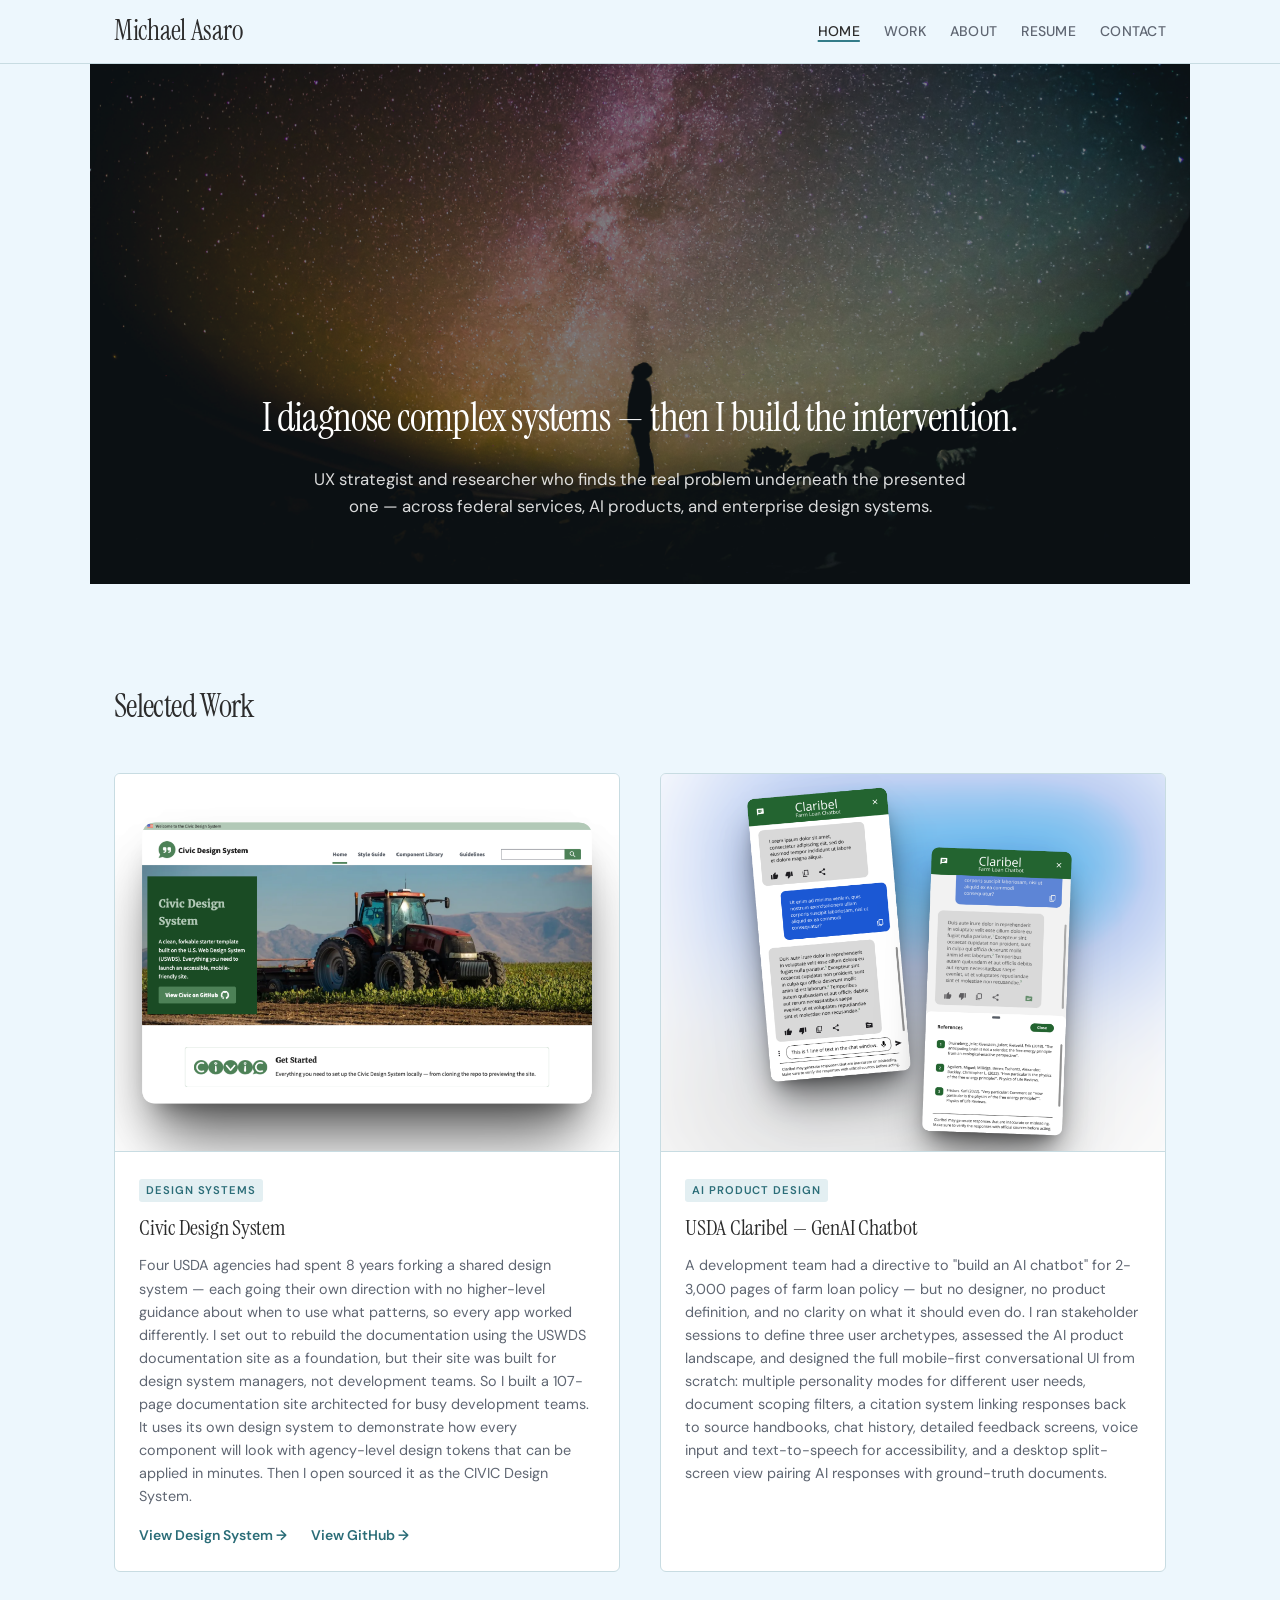
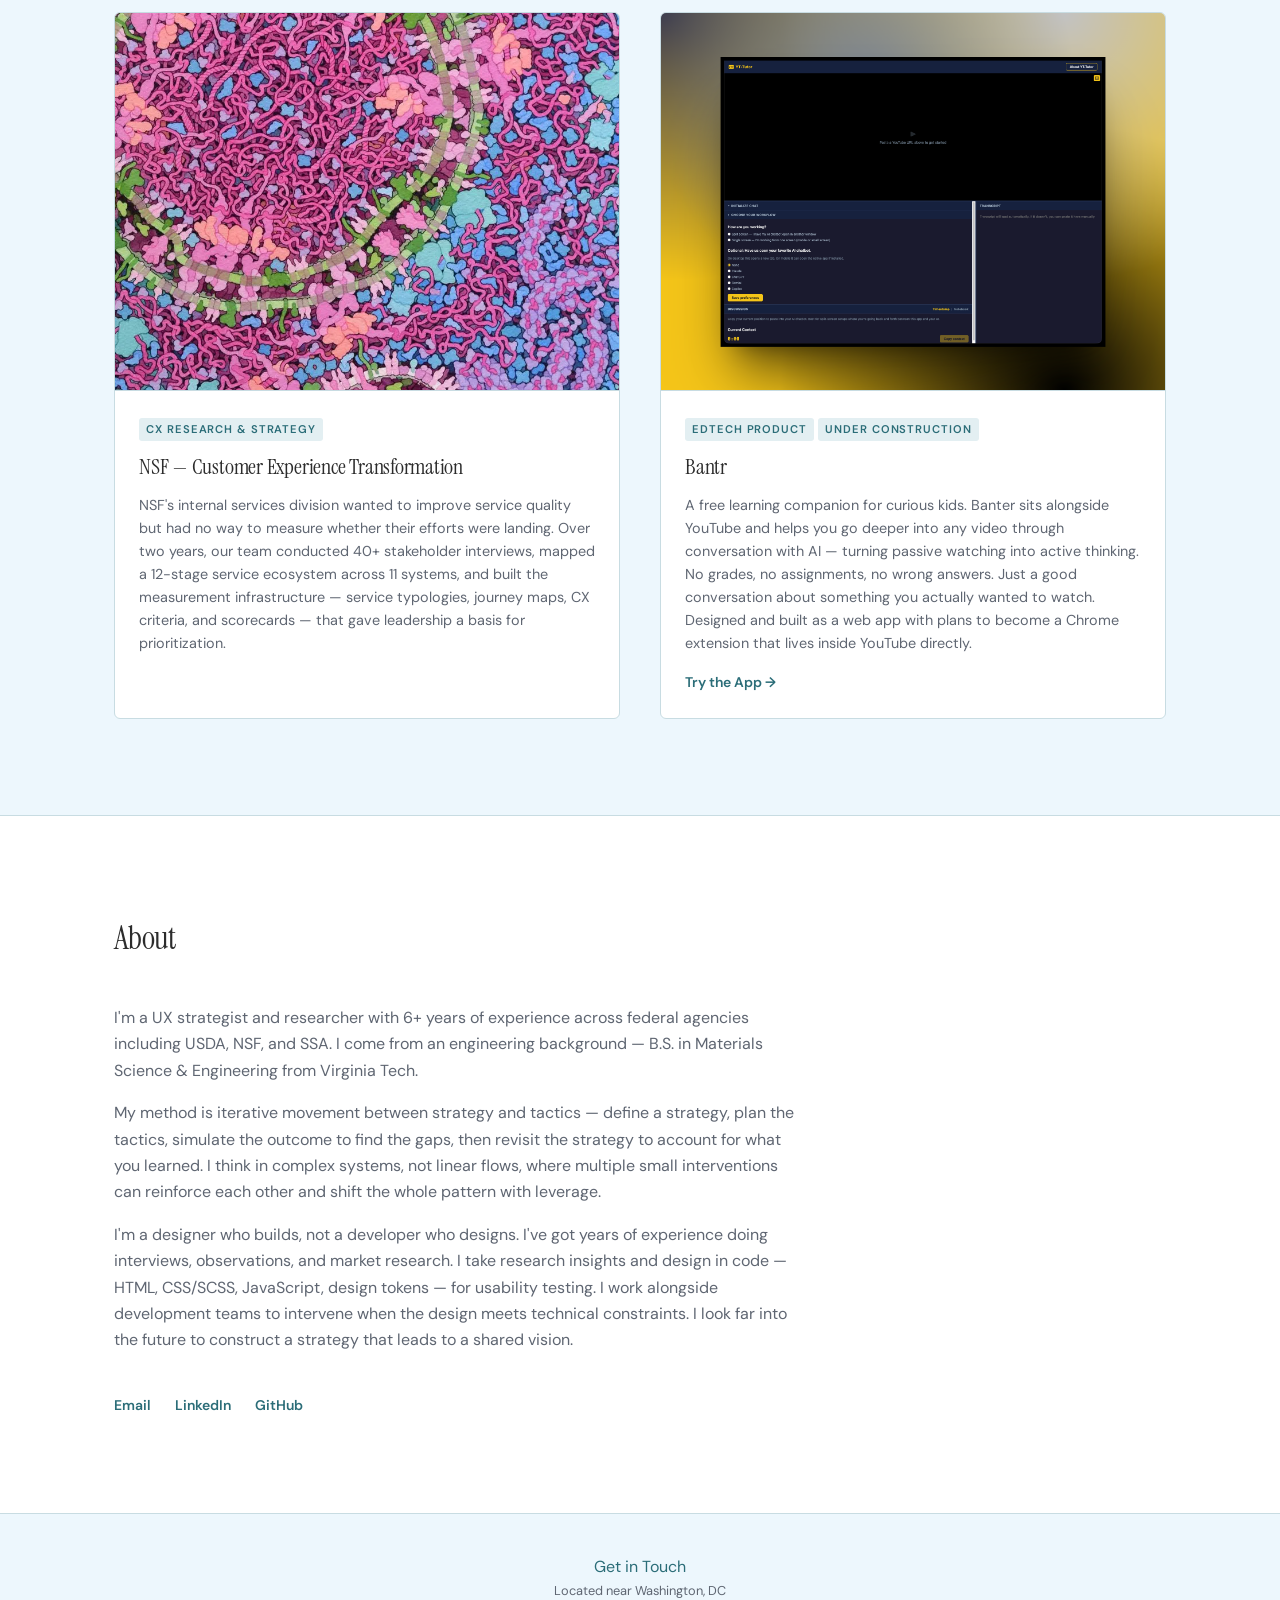
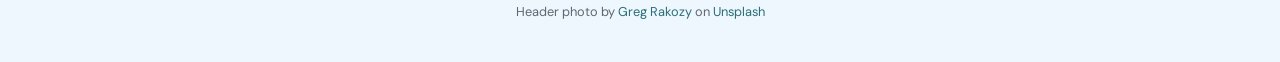
<file: index.html>
<!DOCTYPE html>
<html lang="en">
<head>
  <meta charset="UTF-8">
  <meta name="viewport" content="width=device-width, initial-scale=1.0">
  <title>Michael Asaro — UX Strategist &amp; Researcher</title>
  <link rel="icon" href="favicon.svg" type="image/svg+xml">
  <link rel="stylesheet" href="styles.css">
  <link rel="preconnect" href="https://fonts.googleapis.com">
  <link rel="preconnect" href="https://fonts.gstatic.com" crossorigin>
  <link href="https://fonts.googleapis.com/css2?family=DM+Sans:ital,wght@0,400;0,500;0,600;0,700;1,400&family=Instrument+Serif:ital@0;1&display=swap" rel="stylesheet">

<!-- Microsoft Clarity -->
  <script type="text/javascript">
    (function(c,l,a,r,i,t,y){
        c[a]=c[a]||function(){(c[a].q=c[a].q||[]).push(arguments)};
        t=l.createElement(r);t.async=1;t.src="https://www.clarity.ms/tag/"+i;
        y=l.getElementsByTagName(r)[0];y.parentNode.insertBefore(t,y);
    })(window, document, "clarity", "script", "vq26zaa7ze");
  </script>

  <!-- PostHog -->
  <script>
    !function(t,e){var o,n,p,r;e.__SV||(window.posthog&&window.posthog.__loaded)||(window.posthog=e,e._i=[],e.init=function(i,s,a){function g(t,e){var o=e.split(".");2==o.length&&(t=t[o[0]],e=o[1]),t[e]=function(){t.push([e].concat(Array.prototype.slice.call(arguments,0)))}}(p=t.createElement("script")).type="text/javascript",p.crossOrigin="anonymous",p.async=!0,p.src=s.api_host.replace(".i.posthog.com","-assets.i.posthog.com")+"/static/array.js",(r=t.getElementsByTagName("script")[0]).parentNode.insertBefore(p,r);var u=e;for(void 0!==a?u=e[a]=[]:a="posthog",u.people=u.people||[],u.toString=function(t){var e="posthog";return"posthog"!==a&&(e+="."+a),t||(e+=" (stub)"),e},u.people.toString=function(){return u.toString(1)+".people (stub)"},o="init ir nr qi rr ar Ze er capture calculateEventProperties dr register register_once register_for_session unregister unregister_for_session getFeatureFlag getFeatureFlagPayload getFeatureFlagResult isFeatureEnabled reloadFeatureFlags updateFlags updateEarlyAccessFeatureEnrollment getEarlyAccessFeatures on onFeatureFlags onSurveysLoaded onSessionId getSurveys getActiveMatchingSurveys renderSurvey displaySurvey cancelPendingSurvey canRenderSurvey canRenderSurveyAsync identify setPersonProperties group resetGroups setPersonPropertiesForFlags resetPersonPropertiesForFlags setGroupPropertiesForFlags resetGroupPropertiesForFlags reset get_distinct_id getGroups get_session_id get_session_replay_url alias set_config startSessionRecording stopSessionRecording sessionRecordingStarted captureException startExceptionAutocapture stopExceptionAutocapture loadToolbar get_property getSessionProperty cr hr createPersonProfile setInternalOrTestUser pr Xe gr opt_in_capturing opt_out_capturing has_opted_in_capturing has_opted_out_capturing get_explicit_consent_status is_capturing clear_opt_in_out_capturing lr debug At vr getPageViewId captureTraceFeedback captureTraceMetric Je".split(" "),n=0;n<o.length;n++)g(u,o[n]);e._i.push([i,s,a])},e.__SV=1)}(document,window.posthog||[]);
    posthog.init('phc_r5H4GrjQHveSs2ZsA1WZOOLjIdOjCg2QmKeXWUNGjbG', {
        api_host: 'https://us.i.posthog.com',
        defaults: '2026-01-30',
        person_profiles: 'identified_only',
    })
  </script>
</head>
<body>

  <a href="#main-content" class="skip-link">Skip to main content</a>

  <!-- Navigation -->
  <nav class="site-nav" aria-label="Main navigation">
    <div class="nav-inner">
      <a href="/" class="nav-logo">Michael Asaro</a>
      <ul class="nav-links">
        <li><a href="index.html" data-section="home">Home</a></li>
        <li><a href="#work" data-section="work">Work</a></li>
        <li><a href="#about" data-section="about">About</a></li>
        <li><a href="resume.html">Resume</a></li>
        <li><a href="contact.html">Contact</a></li>
      </ul>
    </div>
  </nav>

  <!-- Hero -->
  <header class="hero">
    <div class="hero-overlay"></div>
    <div class="hero-content">
      <h1 class="hero-title">I diagnose complex systems — then I build the intervention.</h1>
      <p class="hero-subtitle">UX strategist and researcher who finds the real problem underneath the presented one — across federal services, AI products, and enterprise design systems.</p>
    </div>
  </header>

  <main id="main-content">

  <!-- Work Section -->
  <section id="work" class="work-section">
    <h2 class="section-heading">Selected Work</h2>
    <div class="card-grid">

      <!-- Card 1: Civic Design System -->
      <article class="project-card" data-href="civic-design-system.html">
        <div class="card-image">
          <img src="civic-design-system/thumbnail.png" alt="Screenshot of the Civic Design System documentation site">
        </div>
        <div class="card-content">
          <span class="card-tag">Design Systems</span>
          <h3 class="card-title">Civic Design System</h3>
<p class="card-description">Four USDA agencies had spent 8 years forking a shared design system — each going their own direction with no higher-level guidance about when to use what patterns, so every app worked differently. I set out to rebuild the documentation using the USWDS documentation site as a foundation, but their site was built for design system managers, not development teams. So I built a 107-page documentation site architected for busy development teams. It uses its own design system to demonstrate how every component will look with agency-level design tokens that can be applied in minutes. Then I open sourced it as the CIVIC Design System.</p>
        <div class="card-links">
            <a href="https://michaelasaro.github.io/civic-guide/" class="card-link" target="_blank" rel="noopener">View Design System →<span class="sr-only"> (opens in new tab)</span></a>
            <a href="https://github.com/michaelasaro/civic-guide" class="card-link" target="_blank" rel="noopener">View GitHub →<span class="sr-only"> (opens in new tab)</span></a>
          </div>
        </div>
      </article>

      <!-- Card 2: USDA GenAI Chatbot -->
      <article class="project-card" data-href="claribel-chatbot.html">
        <div class="card-image">
          <img src="claribel-chatbot/thumbnail.png" alt="Figma mockups of the USDA Claribel chatbot interface">
        </div>
        <div class="card-content">
          <span class="card-tag">AI Product Design</span>
          <h3 class="card-title">USDA Claribel — GenAI Chatbot</h3>
<p class="card-description">A development team had a directive to "build an AI chatbot" for 2-3,000 pages of farm loan policy — but no designer, no product definition, and no clarity on what it should even do. I ran stakeholder sessions to define three user archetypes, assessed the AI product landscape, and designed the full mobile-first conversational UI from scratch: multiple personality modes for different user needs, document scoping filters, a citation system linking responses back to source handbooks, chat history, detailed feedback screens, voice input and text-to-speech for accessibility, and a desktop split-screen view pairing AI responses with ground-truth documents.</p>
        </div>
      </article>

      <!-- Card 3: NSF CX Research -->
      <article class="project-card" data-href="nsf-cx-research.html">
        <div class="card-image">
          <img src="nsf-cx-research/thumbnail.png" alt="Service ecosystem visualization from NSF customer experience research">
        </div>
        <div class="card-content">
          <span class="card-tag">CX Research &amp; Strategy</span>
          <h3 class="card-title">NSF — Customer Experience Transformation</h3>
          <p class="card-description">NSF's internal services division wanted to improve service quality but had no way to measure whether their efforts were landing. Over two years, our team conducted 40+ stakeholder interviews, mapped a 12-stage service ecosystem across 11 systems, and built the measurement infrastructure — service typologies, journey maps, CX criteria, and scorecards — that gave leadership a basis for prioritization.</p>
        </div>
      </article>

      <!-- Card 4: Bantr -->
      <article class="project-card" data-href="bantr.html">
        <div class="card-image">
          <img src="bantr/thumbnail.png" alt="Screenshot of the Bantr educational application">
        </div>
        <div class="card-content">
          <span class="card-tag">EdTech Product</span> <span class="card-tag">Under Construction</span>
          <h3 class="card-title">Bantr</h3>
<p class="card-description">A free learning companion for curious kids. Banter sits alongside YouTube and helps you go deeper into any video through conversation with AI — turning passive watching into active thinking. No grades, no assignments, no wrong answers. Just a good conversation about something you actually wanted to watch. Designed and built as a web app with plans to become a Chrome extension that lives inside YouTube directly.</p>          <div class="card-links">
            <a href="https://Bantr.up.railway.app/" class="card-link" target="_blank" rel="noopener">Try the App →<span class="sr-only"> (opens in new tab)</span></a>
          </div>
        </div>
      </article>

    </div>
  </section>

  <!-- About Section -->
  <section id="about" class="about-section">
    <div class="about-inner">
      <h2 class="section-heading">About</h2>
      <div class="about-content">
        <p>I'm a UX strategist and researcher with 6+ years of experience across federal agencies including USDA, NSF, and SSA. I come from an engineering background — B.S. in Materials Science &amp; Engineering from Virginia Tech.</p> 
        <p>My method is iterative movement between strategy and tactics — define a strategy, plan the tactics, simulate the outcome to find the gaps, then revisit the strategy to account for what you learned. I think in complex systems, not linear flows, where multiple small interventions can reinforce each other and shift the whole pattern with leverage.</p>
        <p>I'm a designer who builds, not a developer who designs. I've got years of experience doing interviews, observations, and market research. I take research insights and design in code — HTML, CSS/SCSS, JavaScript, design tokens — for usability testing. I work alongside development teams to intervene when the design meets technical constraints. I look far into the future to construct a strategy that leads to a shared vision.</p>
      </div>
      <div class="about-links">
        <a href="mailto:michael@alamode.io">Email</a>
        <a href="https://www.linkedin.com/in/alamode" target="_blank" rel="noopener">LinkedIn<span class="sr-only"> (opens in new tab)</span></a>
        <a href="https://github.com/michaelasaro" target="_blank" rel="noopener">GitHub<span class="sr-only"> (opens in new tab)</span></a>
      </div>
    </div>
  </section>

  </main>

  <!-- Footer -->
  <footer class="site-footer">
    <a href="contact.html">Get in Touch</a>
    <p>Located near Washington, DC</p>
    <p>Header photo by <a href="https://unsplash.com/@grakozy?utm_source=unsplash&utm_medium=referral&utm_content=creditCopyText" target="_blank" rel="noopener">Greg Rakozy<span class="sr-only"> (opens in new tab)</span></a> on <a href="https://unsplash.com/photos/silhouette-photography-of-person-oMpAz-DN-9I?utm_source=unsplash&utm_medium=referral&utm_content=creditCopyText" target="_blank" rel="noopener">Unsplash<span class="sr-only"> (opens in new tab)</span></a></p>
  </footer>

  <script>
    (function () {
      const sections = [
        { id: 'about', el: document.getElementById('about') },
        { id: 'work', el: document.getElementById('work') }
      ];
      const navLinks = document.querySelectorAll('.nav-links a[data-section]');
      const offset = 120;

      function update() {
        let active = 'home';
        const atBottom = (window.innerHeight + window.scrollY) >= (document.body.scrollHeight - 50);
        if (atBottom) {
          active = 'about';
        } else {
          for (const s of sections) {
            if (s.el && s.el.getBoundingClientRect().top <= offset) {
              active = s.id;
            }
          }
        }
        navLinks.forEach(link => {
          const isActive = link.dataset.section === active;
          link.classList.toggle('active', isActive);
          if (isActive) link.setAttribute('aria-current', 'true');
          else link.removeAttribute('aria-current');
        });
      }

      window.addEventListener('scroll', update, { passive: true });
      update();
    })();

    // Clickable project cards
    document.querySelectorAll('.project-card[data-href]').forEach(function (card) {
      card.addEventListener('click', function (e) {
        if (e.target.closest('a')) return;
        window.location.href = card.dataset.href;
      });
    });
  </script>

</body>
</html>
</file>
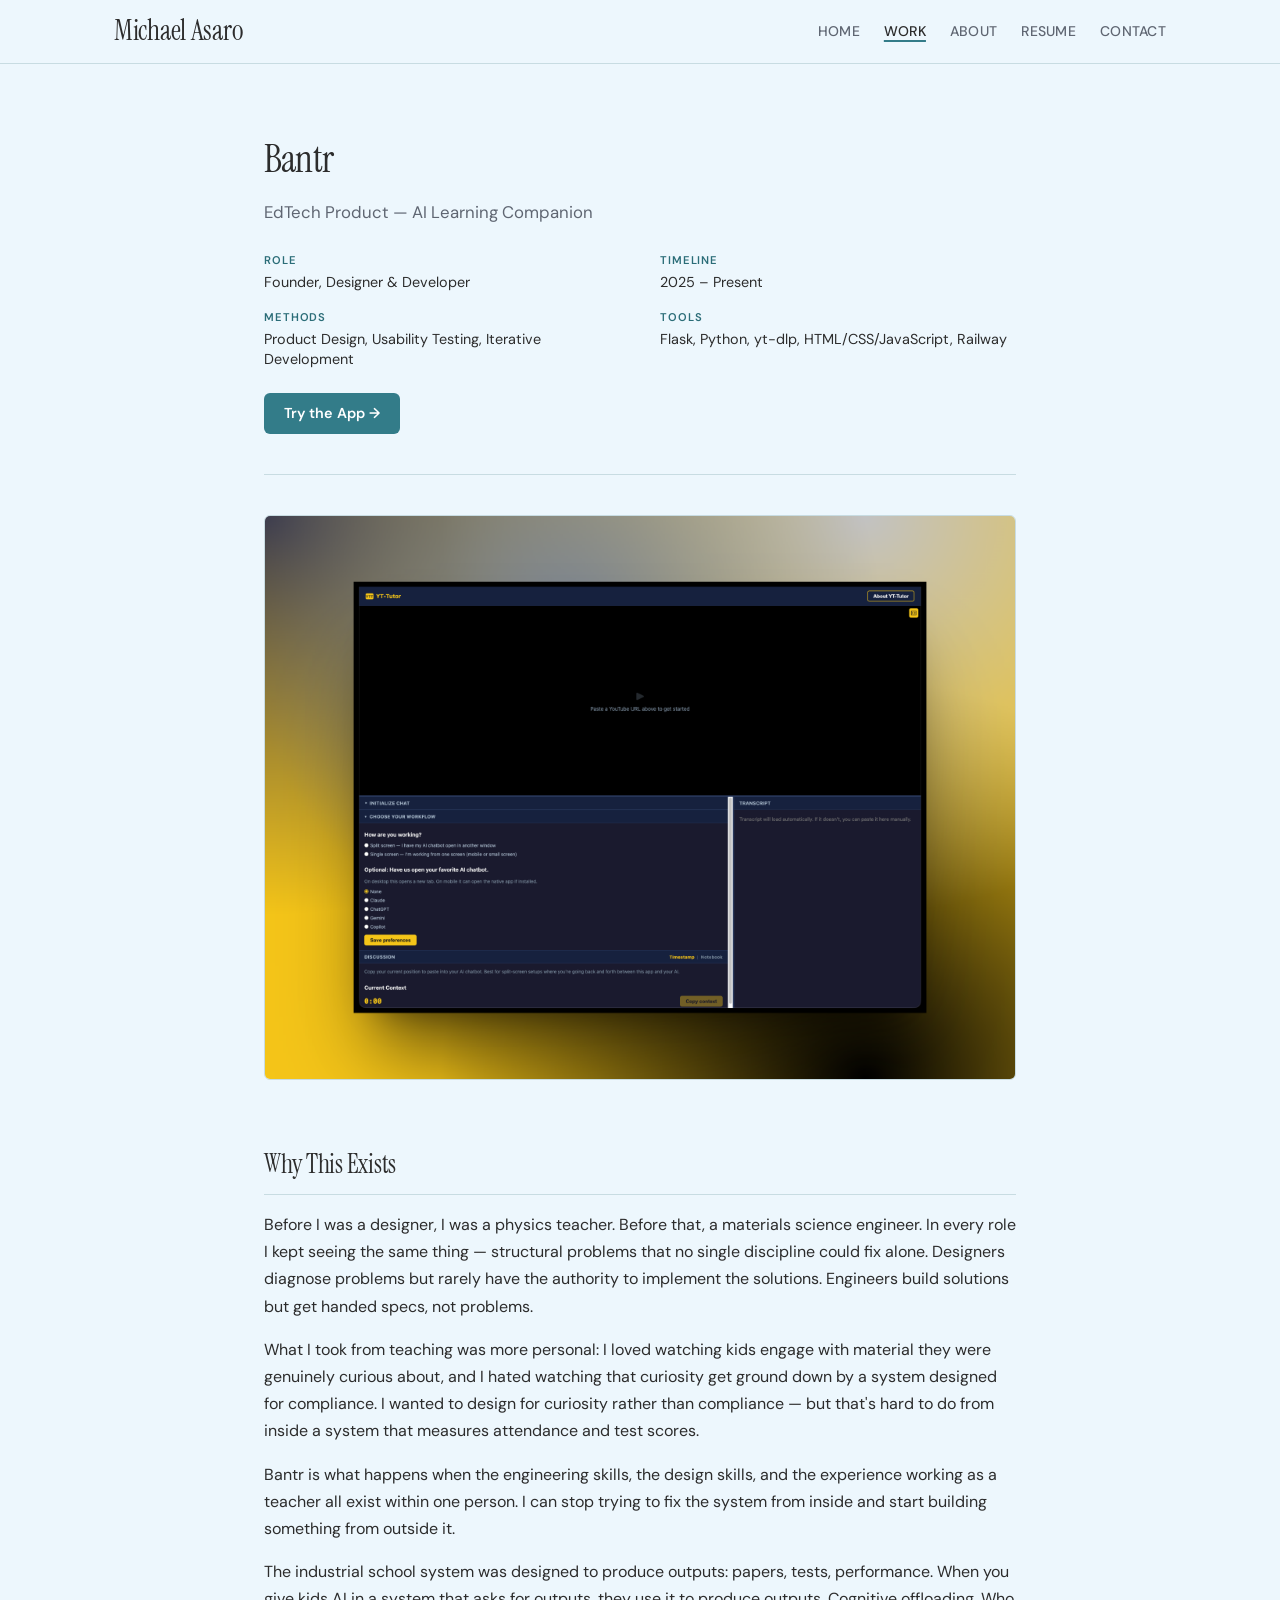
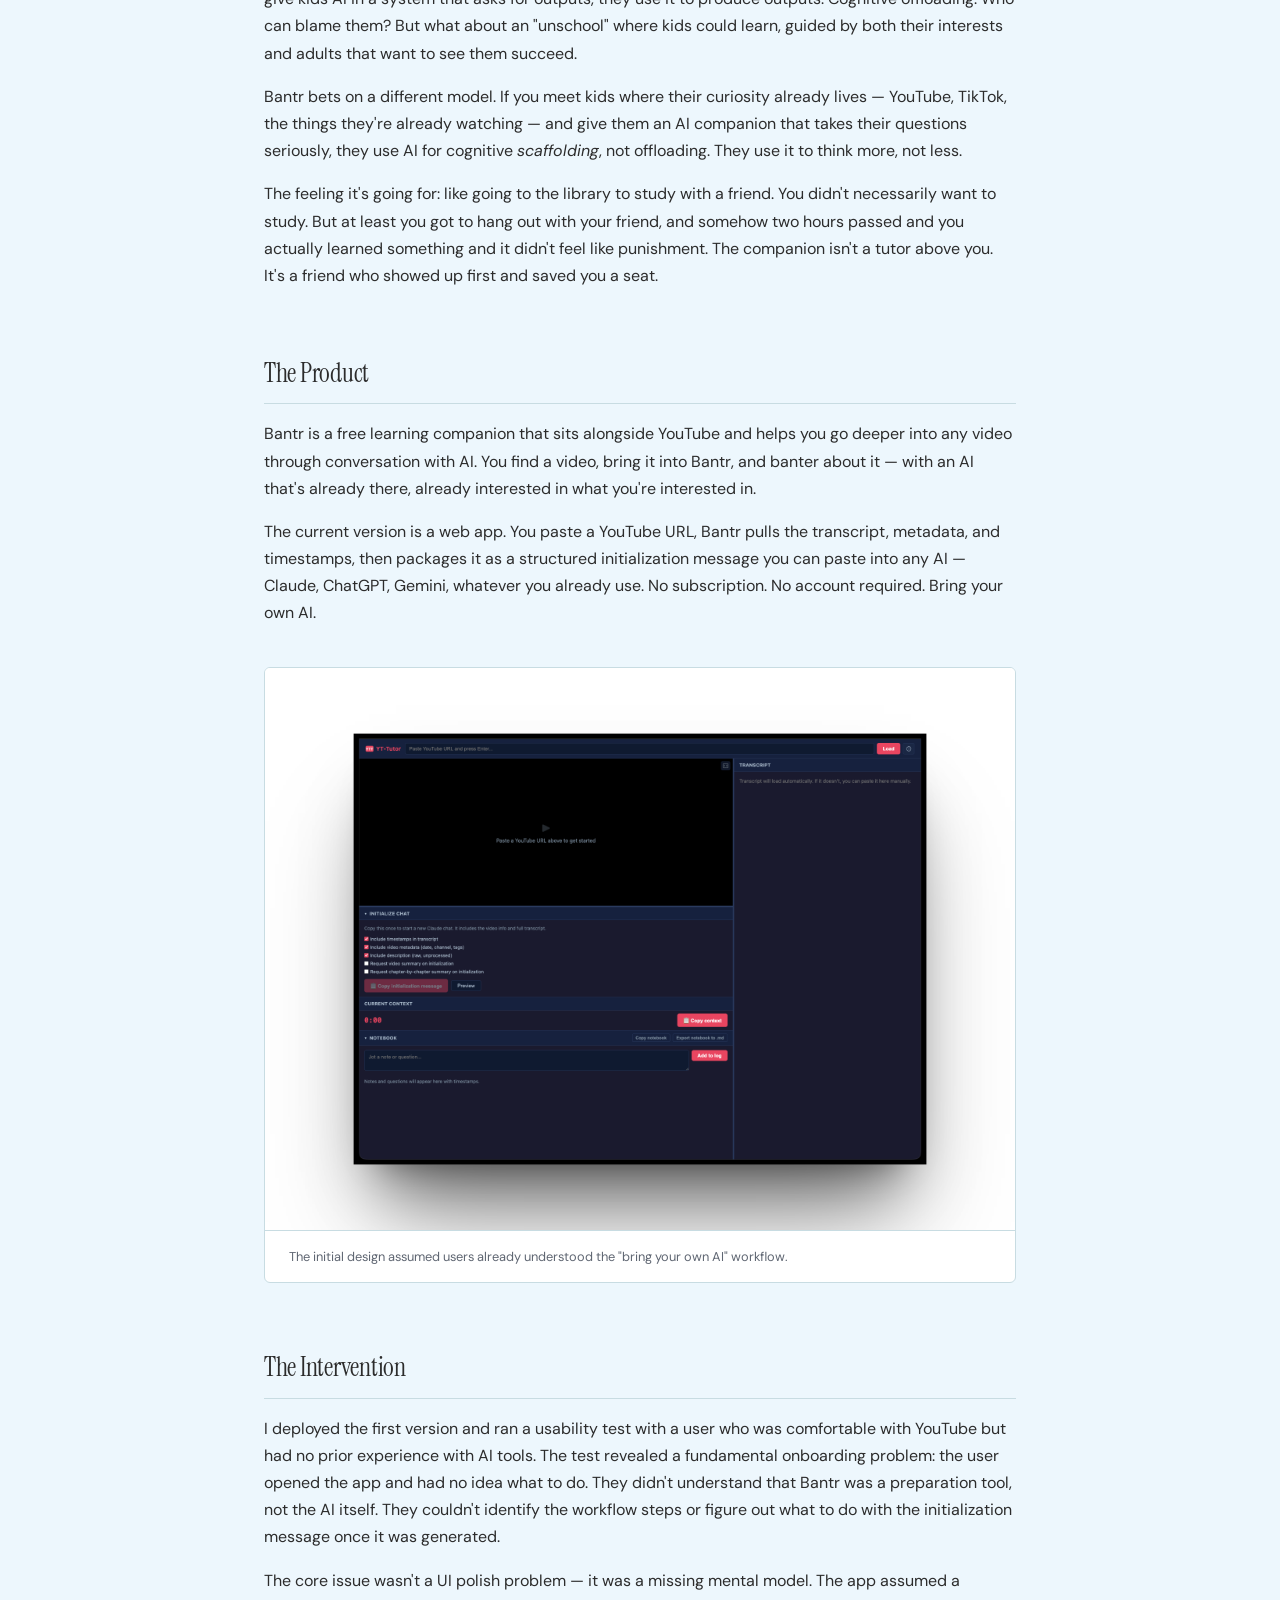
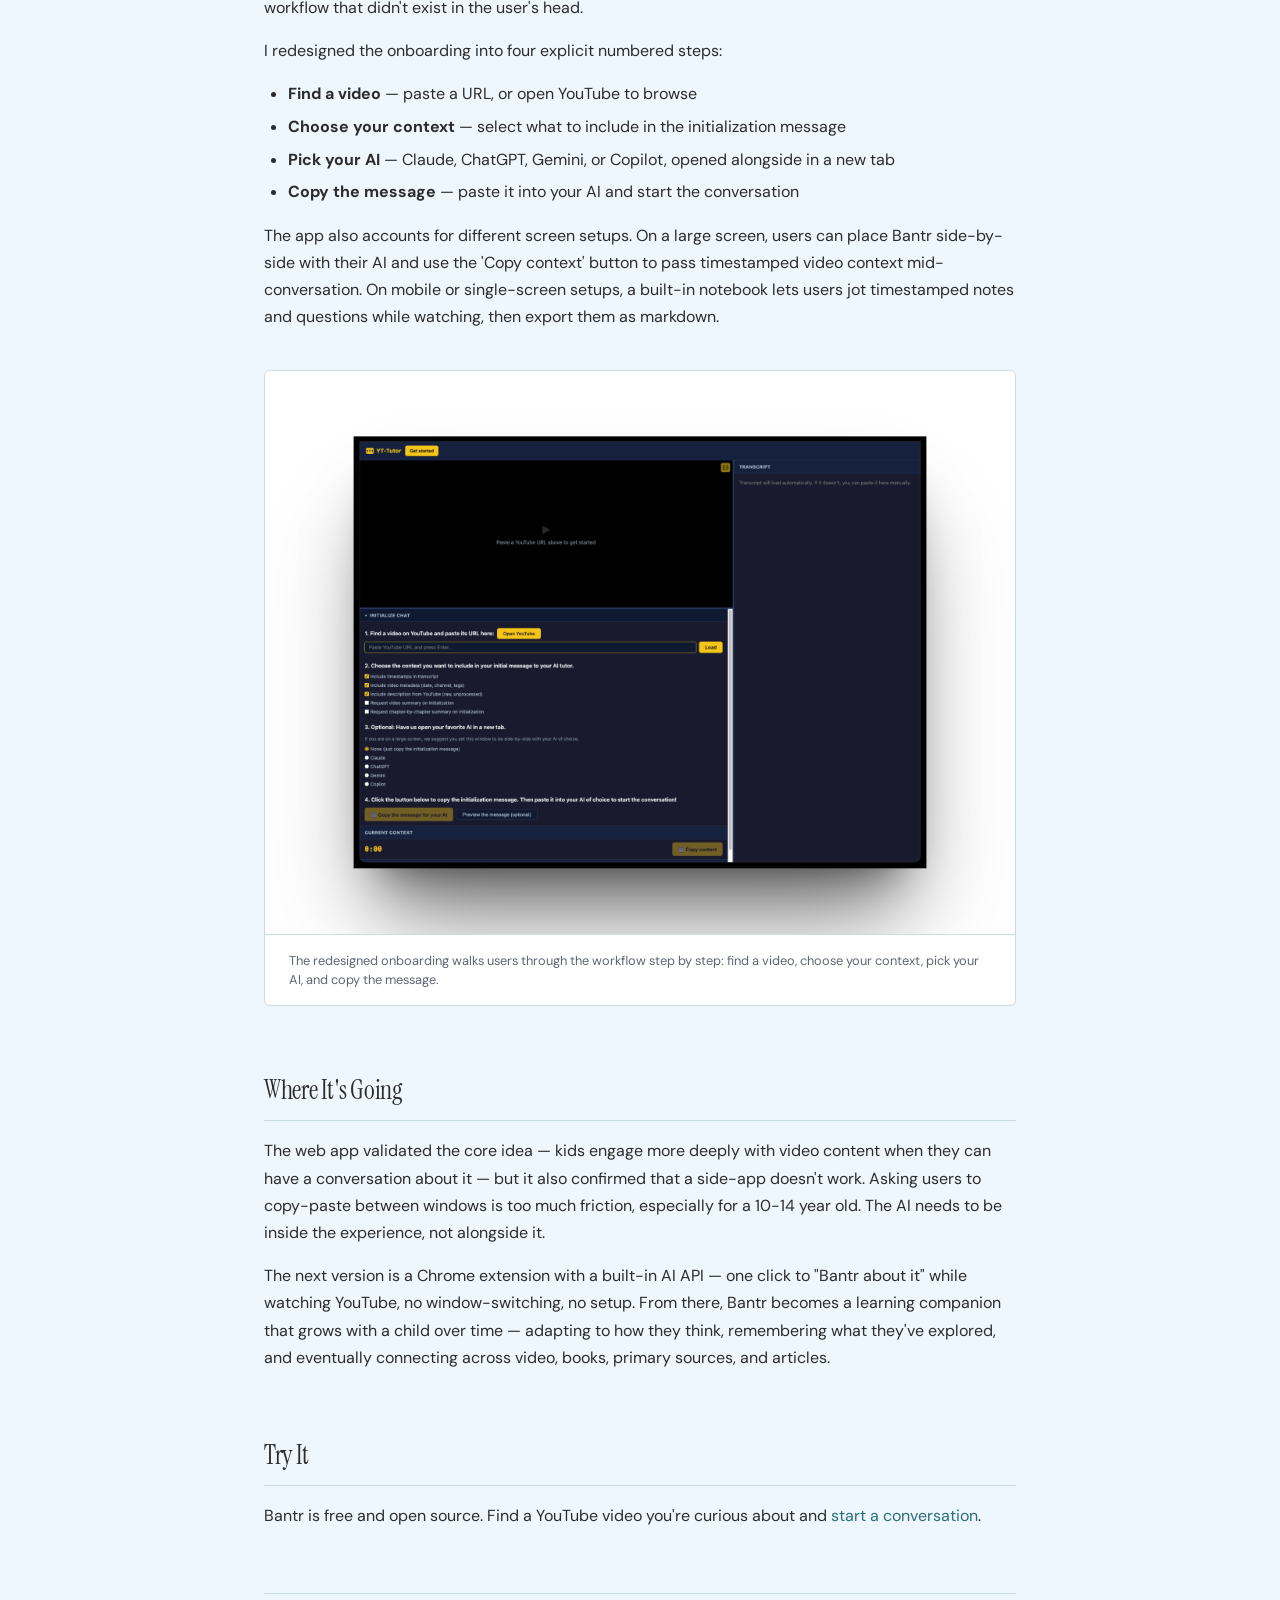
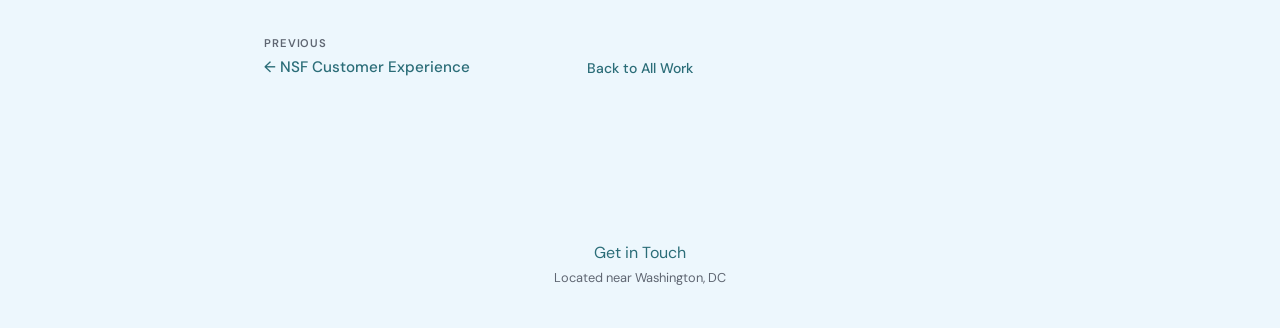
<file: bantr.html>
<!DOCTYPE html>
<html lang="en">

<head>
  <meta charset="UTF-8">
  <meta name="viewport" content="width=device-width, initial-scale=1.0">
  <title>Bantr — Michael Asaro</title>
  <link rel="icon" href="favicon.svg" type="image/svg+xml">
  <link rel="stylesheet" href="styles.css">
  <link rel="stylesheet" href="case-study.css">
  <link rel="preconnect" href="https://fonts.googleapis.com">
  <link rel="preconnect" href="https://fonts.gstatic.com" crossorigin>
  <link
    href="https://fonts.googleapis.com/css2?family=DM+Sans:ital,wght@0,400;0,500;0,600;0,700;1,400&family=Instrument+Serif:ital@0;1&display=swap"
    rel="stylesheet">

<!-- Microsoft Clarity -->
  <script type="text/javascript">
    (function(c,l,a,r,i,t,y){
        c[a]=c[a]||function(){(c[a].q=c[a].q||[]).push(arguments)};
        t=l.createElement(r);t.async=1;t.src="https://www.clarity.ms/tag/"+i;
        y=l.getElementsByTagName(r)[0];y.parentNode.insertBefore(t,y);
    })(window, document, "clarity", "script", "vq26zaa7ze");
  </script>

  <!-- PostHog -->
  <script>
    !function(t,e){var o,n,p,r;e.__SV||(window.posthog&&window.posthog.__loaded)||(window.posthog=e,e._i=[],e.init=function(i,s,a){function g(t,e){var o=e.split(".");2==o.length&&(t=t[o[0]],e=o[1]),t[e]=function(){t.push([e].concat(Array.prototype.slice.call(arguments,0)))}}(p=t.createElement("script")).type="text/javascript",p.crossOrigin="anonymous",p.async=!0,p.src=s.api_host.replace(".i.posthog.com","-assets.i.posthog.com")+"/static/array.js",(r=t.getElementsByTagName("script")[0]).parentNode.insertBefore(p,r);var u=e;for(void 0!==a?u=e[a]=[]:a="posthog",u.people=u.people||[],u.toString=function(t){var e="posthog";return"posthog"!==a&&(e+="."+a),t||(e+=" (stub)"),e},u.people.toString=function(){return u.toString(1)+".people (stub)"},o="init ir nr qi rr ar Ze er capture calculateEventProperties dr register register_once register_for_session unregister unregister_for_session getFeatureFlag getFeatureFlagPayload getFeatureFlagResult isFeatureEnabled reloadFeatureFlags updateFlags updateEarlyAccessFeatureEnrollment getEarlyAccessFeatures on onFeatureFlags onSurveysLoaded onSessionId getSurveys getActiveMatchingSurveys renderSurvey displaySurvey cancelPendingSurvey canRenderSurvey canRenderSurveyAsync identify setPersonProperties group resetGroups setPersonPropertiesForFlags resetPersonPropertiesForFlags setGroupPropertiesForFlags resetGroupPropertiesForFlags reset get_distinct_id getGroups get_session_id get_session_replay_url alias set_config startSessionRecording stopSessionRecording sessionRecordingStarted captureException startExceptionAutocapture stopExceptionAutocapture loadToolbar get_property getSessionProperty cr hr createPersonProfile setInternalOrTestUser pr Xe gr opt_in_capturing opt_out_capturing has_opted_in_capturing has_opted_out_capturing get_explicit_consent_status is_capturing clear_opt_in_out_capturing lr debug At vr getPageViewId captureTraceFeedback captureTraceMetric Je".split(" "),n=0;n<o.length;n++)g(u,o[n]);e._i.push([i,s,a])},e.__SV=1)}(document,window.posthog||[]);
    posthog.init('phc_r5H4GrjQHveSs2ZsA1WZOOLjIdOjCg2QmKeXWUNGjbG', {
        api_host: 'https://us.i.posthog.com',
        defaults: '2026-01-30',
        person_profiles: 'identified_only',
    })
  </script>
</head>

<body>

  <a href="#main-content" class="skip-link">Skip to main content</a>

  <!-- Navigation -->
  <nav class="site-nav" aria-label="Main navigation">
    <div class="nav-inner">
      <a href="index.html" class="nav-logo">Michael Asaro</a>
      <ul class="nav-links">
        <li><a href="index.html">Home</a></li>
        <li><a href="index.html#work" class="active" aria-current="page">Work</a></li>
        <li><a href="index.html#about">About</a></li>
        <li><a href="resume.html">Resume</a></li>
        <li><a href="contact.html">Contact</a></li>
      </ul>
    </div>
  </nav>

  <main id="main-content" class="case-study">


    <!-- Summary Bar -->
    <header class="cs-header">
      <h1 class="cs-title">Bantr</h1>
      <p class="cs-subtitle">EdTech Product — AI Learning Companion</p>
      <div class="cs-meta">
        <div class="cs-meta-item">
          <span class="cs-meta-label">Role</span>
          <span class="cs-meta-value">Founder, Designer &amp; Developer</span>
        </div>
        <div class="cs-meta-item">
          <span class="cs-meta-label">Timeline</span>
          <span class="cs-meta-value">2025 – Present</span>
        </div>
        <div class="cs-meta-item">
          <span class="cs-meta-label">Methods</span>
          <span class="cs-meta-value">Product Design, Usability Testing, Iterative Development</span>
        </div>
        <div class="cs-meta-item">
          <span class="cs-meta-label">Tools</span>
          <span class="cs-meta-value">Flask, Python, yt-dlp, HTML/CSS/JavaScript, Railway</span>
        </div>
      </div>
      <a href="https://Bantr.up.railway.app/" class="cs-live-link" target="_blank" rel="noopener">Try the App →<span class="sr-only"> (opens in new tab)</span></a>
    </header>

    <!-- Hero Image -->
    <div class="cs-hero-image">
      <img src="bantr/thumbnail.png" alt="Screenshot of the Bantr educational application">
    </div>

    <!-- Why This Exists -->
    <section class="cs-section">
      <h2 class="cs-section-heading">Why This Exists</h2>
      <div class="cs-body">
        <p>Before I was a designer, I was a physics teacher. Before that, a materials science engineer. In every role
          I kept seeing the same thing — structural problems that no single discipline could fix alone.
          Designers diagnose problems but rarely have the authority to implement the solutions. Engineers build solutions but
          get handed specs, not problems.</p>
      
        <p>What I took from teaching was more personal: I loved watching kids engage with material they were genuinely curious
          about, and I hated watching that curiosity get ground down by a system designed for compliance. I wanted to design for
          curiosity rather than compliance — but that's hard to do from inside a system that measures attendance and test scores.</p>
      
        <p>Bantr is what happens when the engineering skills, the design skills, and the experience working as a
          teacher all exist within one person. I can stop trying to fix the system from inside and start building something
          from outside it.</p>

        <p>The industrial school system was designed to produce outputs: papers, tests, performance. When you give kids
          AI in a system that asks for outputs, they use it to produce outputs. Cognitive offloading. Who can blame them?
          But what about an "unschool" where kids could learn, guided by both their interests and adults that want to see them
          succeed.</p>
      
        <p>Bantr bets on a different model. If you meet kids where their curiosity already lives — YouTube, TikTok,
          the things they're already watching — and give them an AI companion that takes their questions seriously, they
          use AI for cognitive <em>scaffolding</em>, not offloading. They use it to think more, not less.</p>
      
        <p>The feeling it's going for: like going to the library to study with a friend. You didn't necessarily want to
          study. But at least you got to hang out with your friend, and somehow two hours passed and you actually learned
          something and it didn't feel like punishment. The companion isn't a tutor above you. It's a friend who showed
          up first and saved you a seat.</p>
      </div>
    </section>

    <!-- The Product -->
    <section class="cs-section">
      <h2 class="cs-section-heading">The Product</h2>
      <div class="cs-body">
        <p>Bantr is a free learning companion that sits alongside YouTube and helps you go deeper into any video through
          conversation with AI. You find a video, bring it into Bantr, and banter about it — with an AI that's already
          there, already interested in what you're interested in.</p>
        <p>The current version is a web app. You paste a YouTube URL, Bantr pulls the transcript, metadata, and
          timestamps, then packages it as a structured initialization message you can paste into any AI — Claude,
          ChatGPT, Gemini, whatever you already use. No subscription. No account required. Bring your own AI.</p>
      </div>

      <figure class="cs-figure">
        <img src="bantr/version-1.png"
          alt="Screenshot of the initial red version showing URL bar, checkboxes, and copy button">
        <figcaption>The initial design assumed users already understood the "bring your own AI" workflow.</figcaption>
      </figure>
    </section>

    <!-- The Intervention -->
    <section class="cs-section">
      <h2 class="cs-section-heading">The Intervention</h2>
      <div class="cs-body">
        <p>I deployed the first version and ran a usability test with a user who was comfortable with YouTube but had
          no prior experience with AI tools. The test revealed a fundamental onboarding problem: the user opened the app
          and had no idea what to do. They didn't understand that Bantr was a preparation tool, not the AI itself. They
          couldn't identify the workflow steps or figure out what to do with the initialization message once it was
          generated.</p>
        <p>The core issue wasn't a UI polish problem — it was a missing mental model. The app assumed a workflow that
          didn't exist in the user's head.</p>
        <p>I redesigned the onboarding into four explicit numbered steps:</p>
        <ul>
          <li><strong>Find a video</strong> — paste a URL, or open YouTube to browse</li>
          <li><strong>Choose your context</strong> — select what to include in the initialization message</li>
          <li><strong>Pick your AI</strong> — Claude, ChatGPT, Gemini, or Copilot, opened alongside in a new tab</li>
          <li><strong>Copy the message</strong> — paste it into your AI and start the conversation</li>
        </ul>
        <p>The app also accounts for different screen setups. On a large screen, users can place Bantr side-by-side with
          their AI and use the 'Copy context' button to pass timestamped video context mid-conversation. On mobile or
          single-screen setups, a built-in notebook lets users jot timestamped notes and questions while watching, then
          export them as markdown.</p>
      </div>

      <figure class="cs-figure">
        <img src="bantr/version-2.png"
          alt="Screenshot of the redesigned yellow version with numbered steps, Open YouTube button, and AI selector">
        <figcaption>The redesigned onboarding walks users through the workflow step by step: find a video, choose your
          context, pick your AI, and copy the message.</figcaption>
      </figure>
    </section>

    <!-- Where It's Going -->
    <section class="cs-section">
      <h2 class="cs-section-heading">Where It's Going</h2>
      <div class="cs-body">
        <p>The web app validated the core idea — kids engage more deeply with video content when they can have a
          conversation about it — but it also confirmed that a side-app doesn't work. Asking users to copy-paste
          between windows is too much friction, especially for a 10-14 year old. The AI needs to be inside the
          experience, not alongside it.</p>
        <p>The next version is a Chrome extension with a built-in AI API — one click to "Bantr about it" while
          watching YouTube, no window-switching, no setup. From there, Bantr becomes a learning companion that grows
          with a child over time — adapting to how they think, remembering what they've explored, and eventually
          connecting across video, books, primary sources, and articles.</p>
      </div>
    </section>

    <!-- Try It -->
    <section class="cs-section">
      <h2 class="cs-section-heading">Try It</h2>
      <div class="cs-body">
        <p>Bantr is free and open source. Find a YouTube video you're curious about and
          <a href="https://Bantr.up.railway.app/" target="_blank" rel="noopener">start a conversation</a>.</p>
      </div>
    </section>

    <!-- Prev / Next -->
    <nav class="cs-pagination" aria-label="Case study pagination">
      <a href="nsf-cx-research.html" class="cs-pagination-link">
        <span class="cs-pagination-label">Previous</span>
        <span class="cs-pagination-title">← NSF Customer Experience</span>
      </a>
      <a href="index.html#work" class="cs-back-link">Back to All Work</a>
      <div class="cs-pagination-link" aria-hidden="true"></div>
    </nav>

  </main>

  <!-- Site Footer -->
  <footer class="site-footer">
    <a href="contact.html">Get in Touch</a>
    <p>Located near Washington, DC</p>
  </footer>

</body>

</html>
</file>
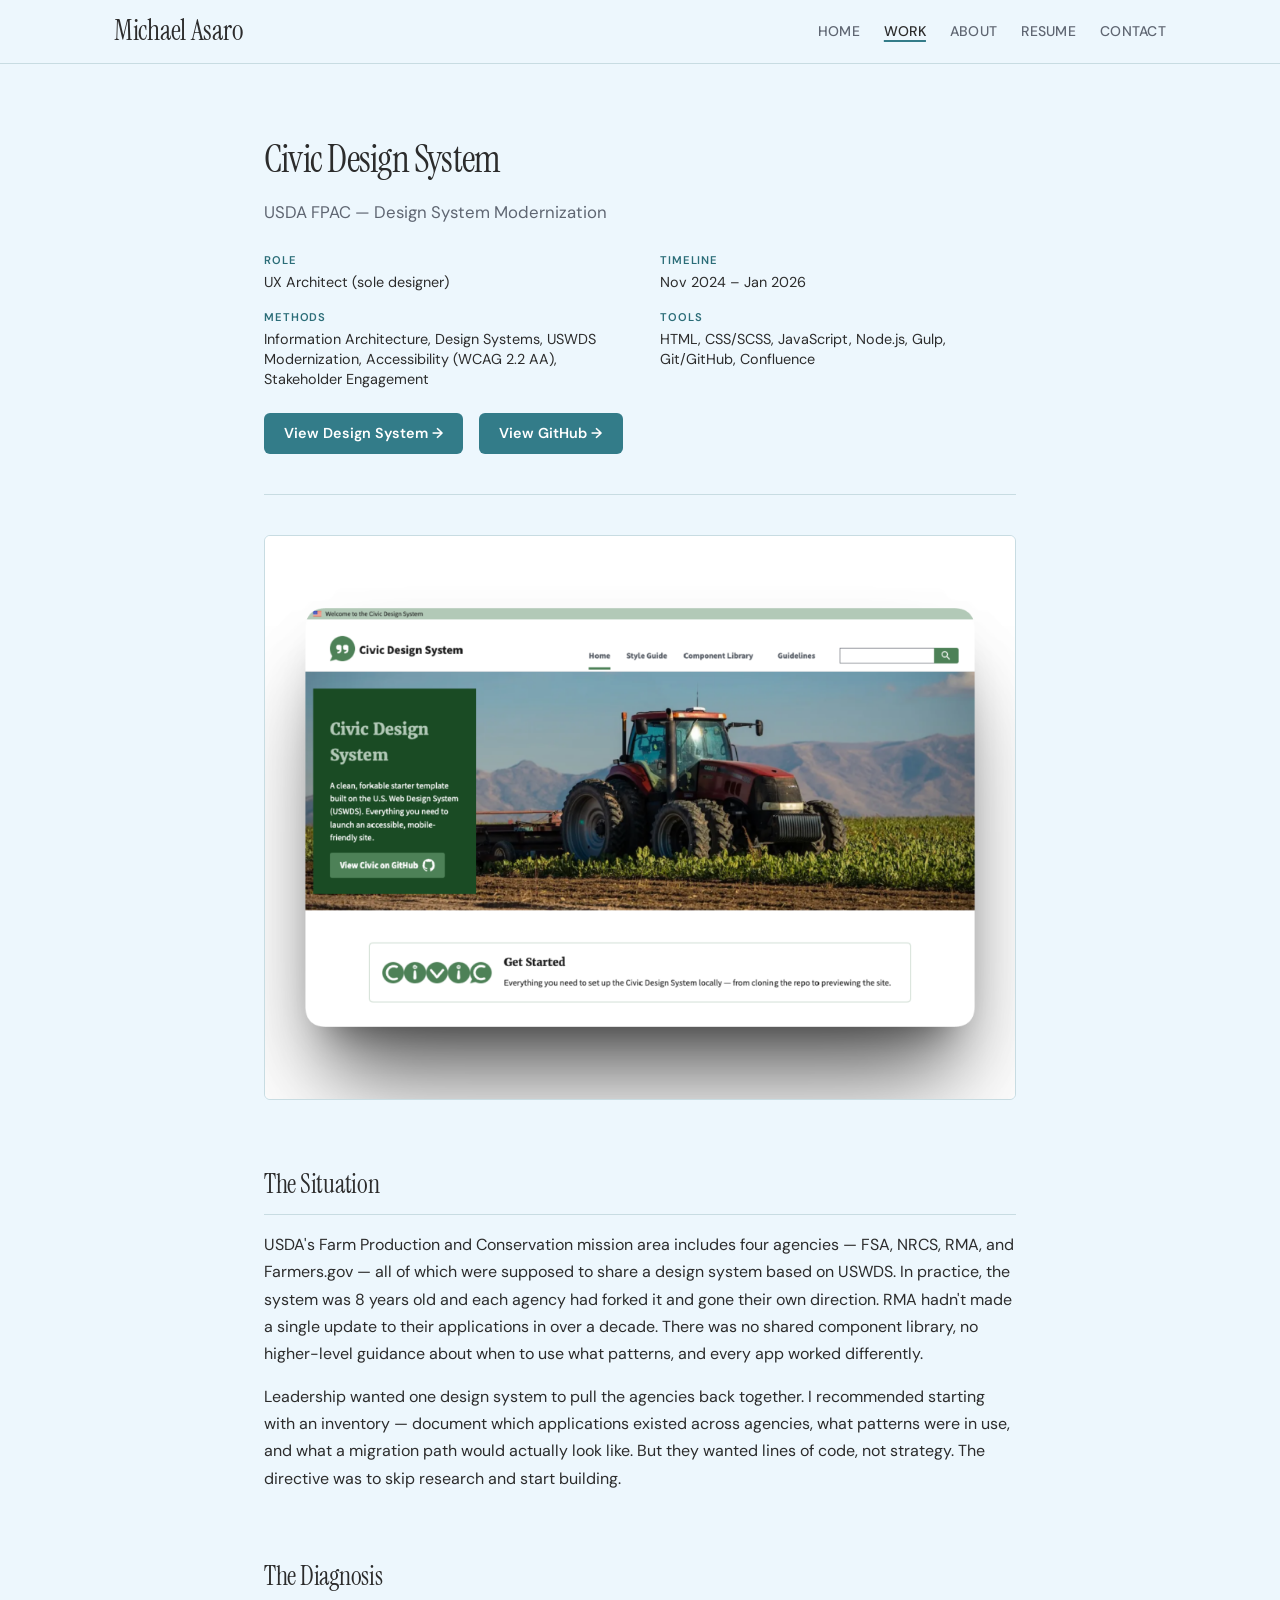
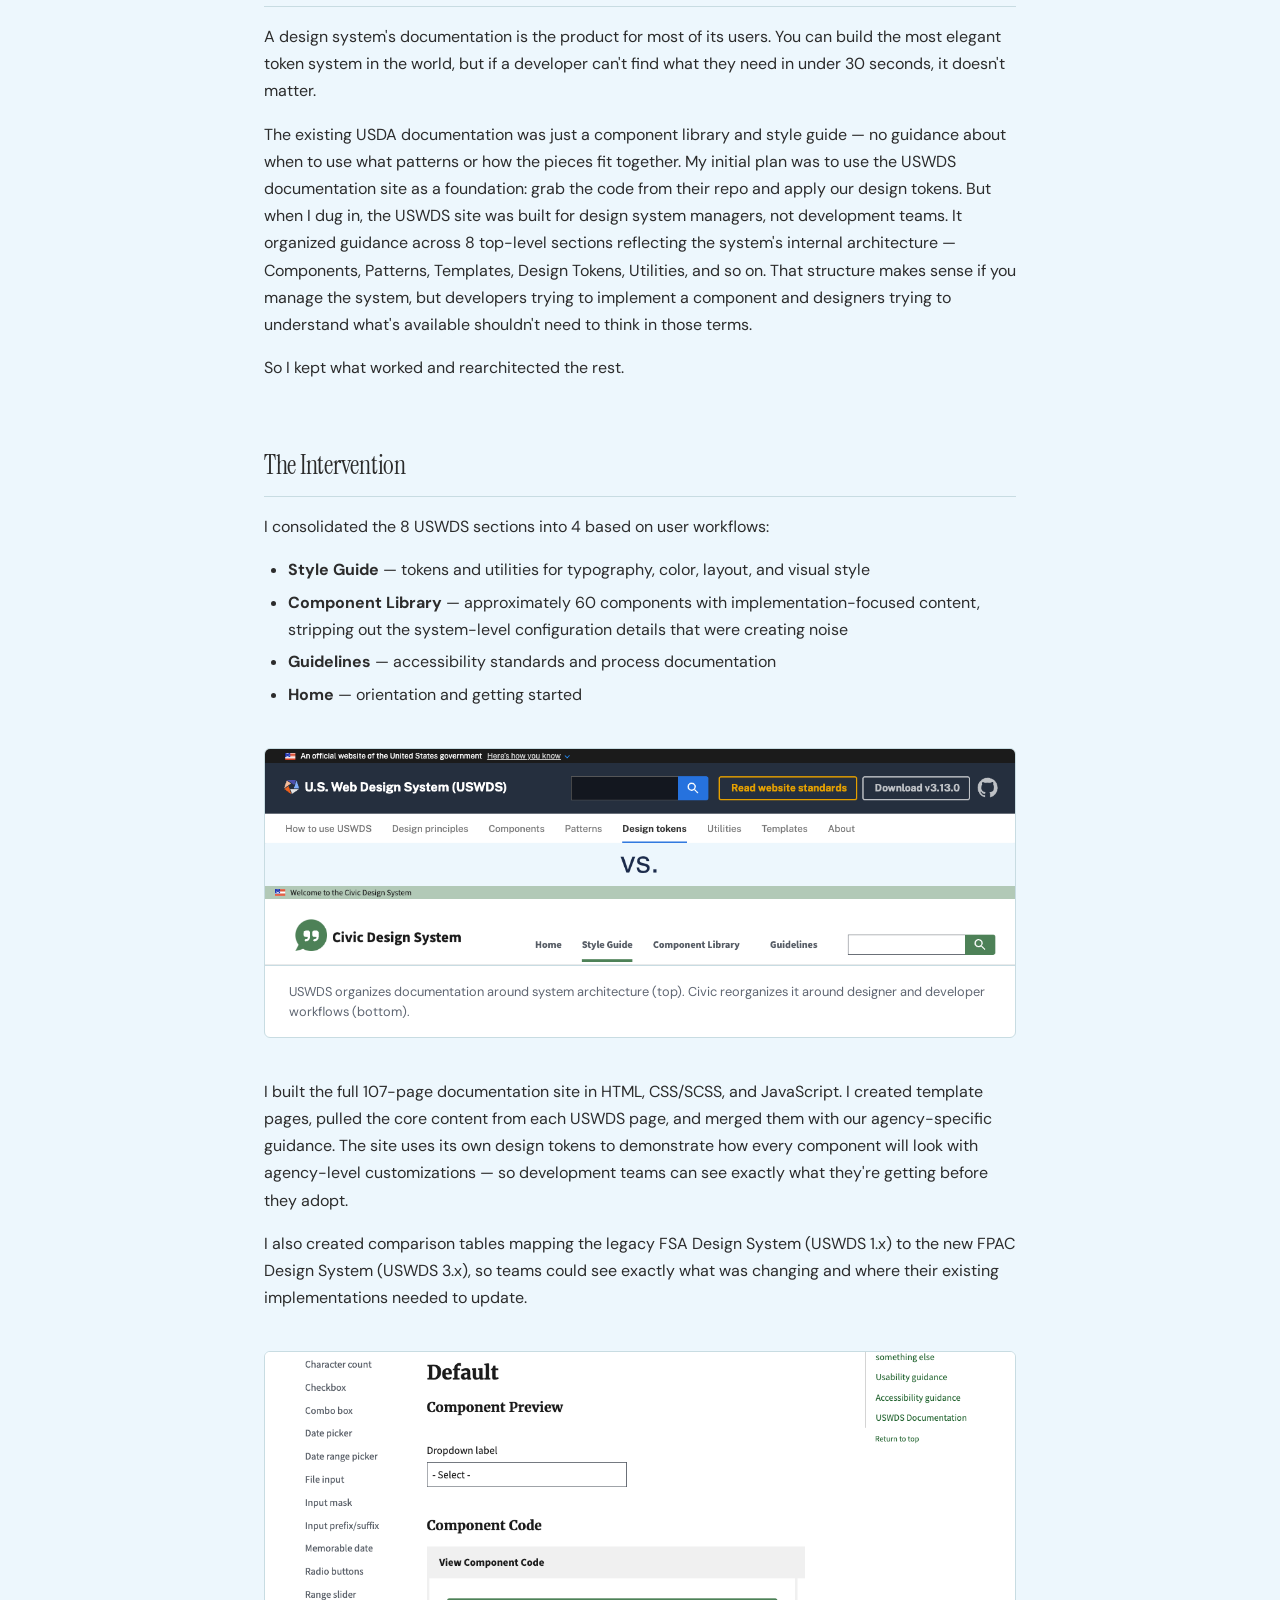
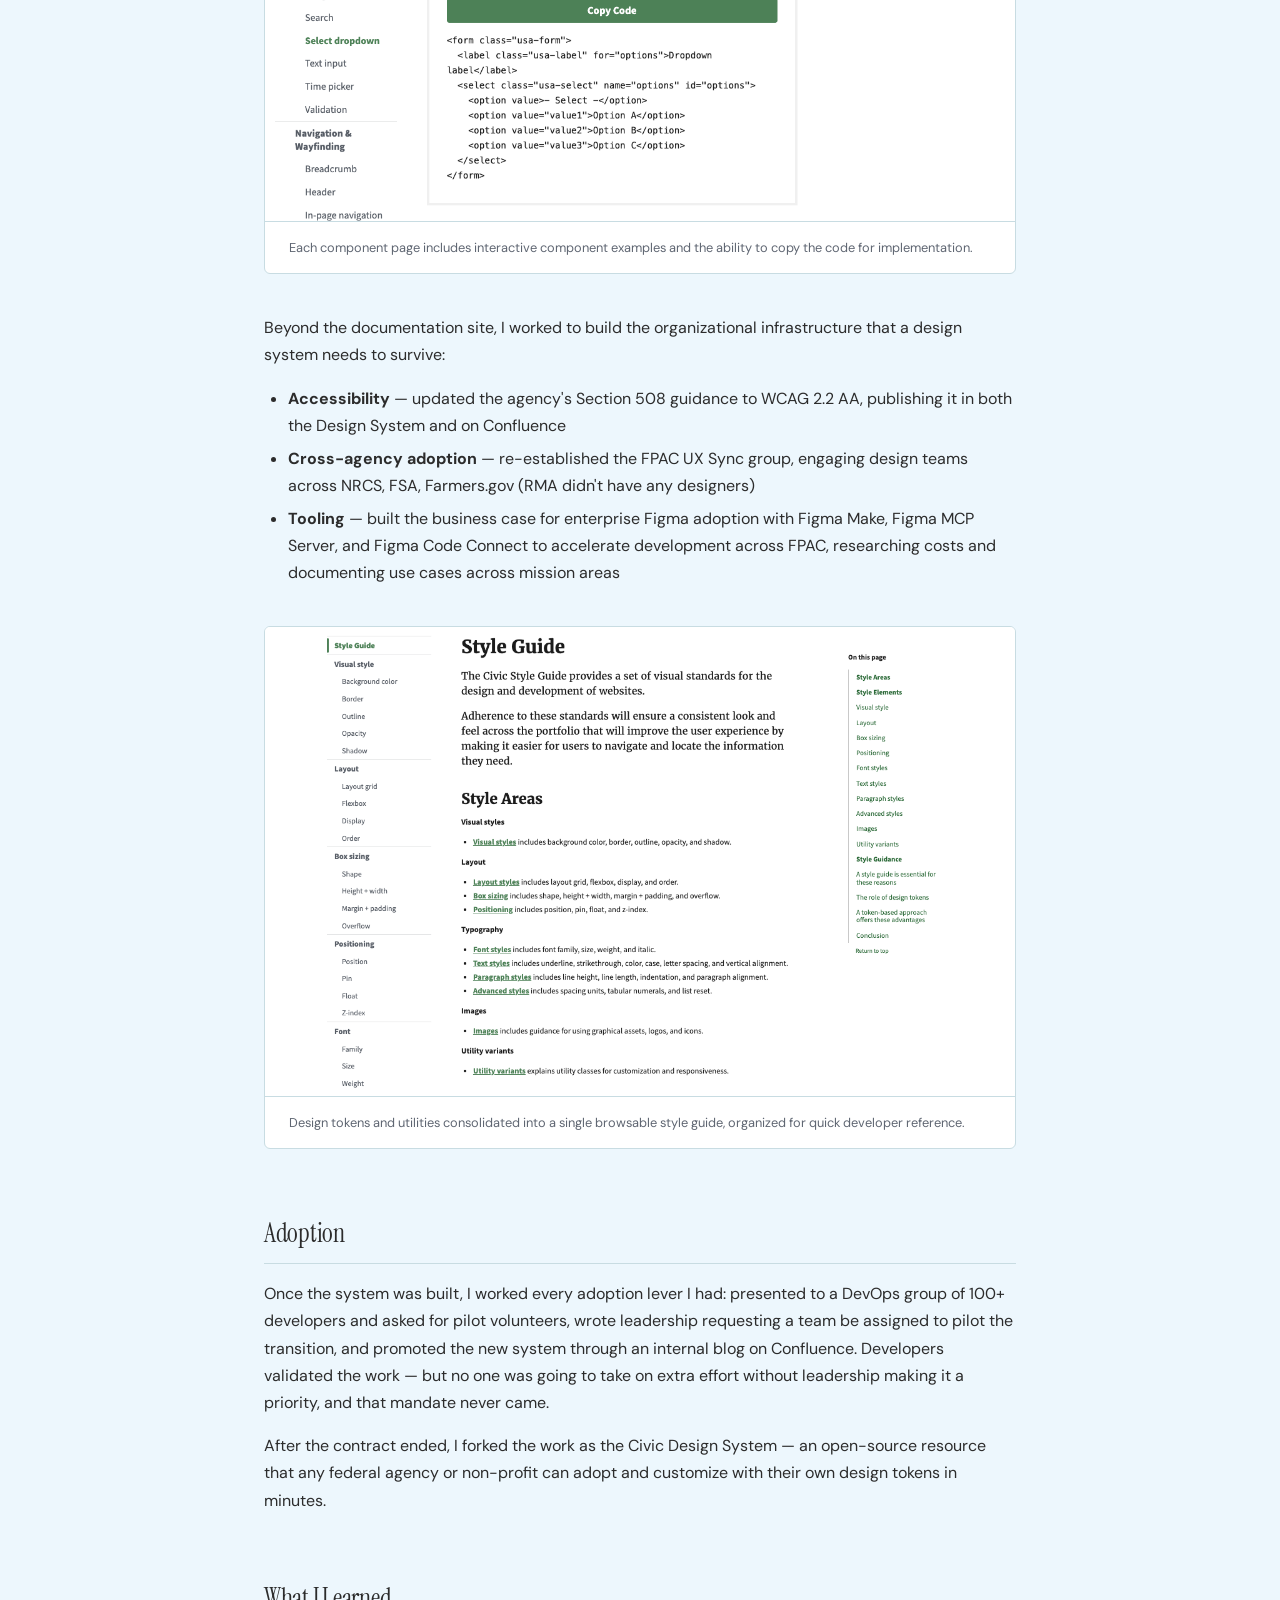
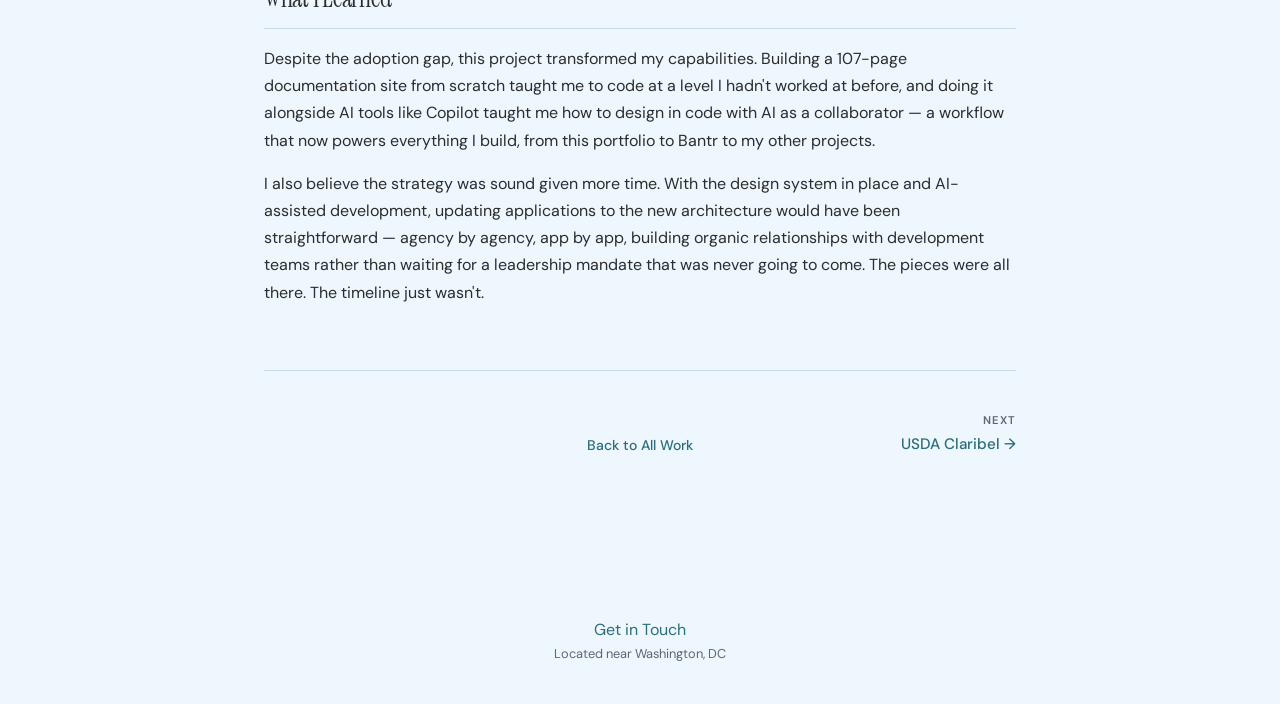
<file: civic-design-system.html>
<!DOCTYPE html>
<html lang="en">

<head>
  <meta charset="UTF-8">
  <meta name="viewport" content="width=device-width, initial-scale=1.0">
  <title>Civic Design System — Michael Asaro</title>
  <link rel="icon" href="favicon.svg" type="image/svg+xml">
  <link rel="stylesheet" href="styles.css">
  <link rel="stylesheet" href="case-study.css">
  <link rel="preconnect" href="https://fonts.googleapis.com">
  <link rel="preconnect" href="https://fonts.gstatic.com" crossorigin>
  <link
    href="https://fonts.googleapis.com/css2?family=DM+Sans:ital,wght@0,400;0,500;0,600;0,700;1,400&family=Instrument+Serif:ital@0;1&display=swap"
    rel="stylesheet">

<!-- Microsoft Clarity -->
  <script type="text/javascript">
    (function(c,l,a,r,i,t,y){
        c[a]=c[a]||function(){(c[a].q=c[a].q||[]).push(arguments)};
        t=l.createElement(r);t.async=1;t.src="https://www.clarity.ms/tag/"+i;
        y=l.getElementsByTagName(r)[0];y.parentNode.insertBefore(t,y);
    })(window, document, "clarity", "script", "vq26zaa7ze");
  </script>

  <!-- PostHog -->
  <script>
    !function(t,e){var o,n,p,r;e.__SV||(window.posthog&&window.posthog.__loaded)||(window.posthog=e,e._i=[],e.init=function(i,s,a){function g(t,e){var o=e.split(".");2==o.length&&(t=t[o[0]],e=o[1]),t[e]=function(){t.push([e].concat(Array.prototype.slice.call(arguments,0)))}}(p=t.createElement("script")).type="text/javascript",p.crossOrigin="anonymous",p.async=!0,p.src=s.api_host.replace(".i.posthog.com","-assets.i.posthog.com")+"/static/array.js",(r=t.getElementsByTagName("script")[0]).parentNode.insertBefore(p,r);var u=e;for(void 0!==a?u=e[a]=[]:a="posthog",u.people=u.people||[],u.toString=function(t){var e="posthog";return"posthog"!==a&&(e+="."+a),t||(e+=" (stub)"),e},u.people.toString=function(){return u.toString(1)+".people (stub)"},o="init ir nr qi rr ar Ze er capture calculateEventProperties dr register register_once register_for_session unregister unregister_for_session getFeatureFlag getFeatureFlagPayload getFeatureFlagResult isFeatureEnabled reloadFeatureFlags updateFlags updateEarlyAccessFeatureEnrollment getEarlyAccessFeatures on onFeatureFlags onSurveysLoaded onSessionId getSurveys getActiveMatchingSurveys renderSurvey displaySurvey cancelPendingSurvey canRenderSurvey canRenderSurveyAsync identify setPersonProperties group resetGroups setPersonPropertiesForFlags resetPersonPropertiesForFlags setGroupPropertiesForFlags resetGroupPropertiesForFlags reset get_distinct_id getGroups get_session_id get_session_replay_url alias set_config startSessionRecording stopSessionRecording sessionRecordingStarted captureException startExceptionAutocapture stopExceptionAutocapture loadToolbar get_property getSessionProperty cr hr createPersonProfile setInternalOrTestUser pr Xe gr opt_in_capturing opt_out_capturing has_opted_in_capturing has_opted_out_capturing get_explicit_consent_status is_capturing clear_opt_in_out_capturing lr debug At vr getPageViewId captureTraceFeedback captureTraceMetric Je".split(" "),n=0;n<o.length;n++)g(u,o[n]);e._i.push([i,s,a])},e.__SV=1)}(document,window.posthog||[]);
    posthog.init('phc_r5H4GrjQHveSs2ZsA1WZOOLjIdOjCg2QmKeXWUNGjbG', {
        api_host: 'https://us.i.posthog.com',
        defaults: '2026-01-30',
        person_profiles: 'identified_only',
    })
  </script>
</head>

<body>

  <a href="#main-content" class="skip-link">Skip to main content</a>

  <!-- Navigation -->
  <nav class="site-nav" aria-label="Main navigation">
    <div class="nav-inner">
      <a href="index.html" class="nav-logo">Michael Asaro</a>
      <ul class="nav-links">
        <li><a href="index.html">Home</a></li>
        <li><a href="index.html#work" class="active" aria-current="page">Work</a></li>
        <li><a href="index.html#about">About</a></li>
        <li><a href="resume.html">Resume</a></li>
        <li><a href="contact.html">Contact</a></li>
      </ul>
    </div>
  </nav>

  <main id="main-content" class="case-study">

    <!-- Summary Bar -->
    <header class="cs-header">
      <h1 class="cs-title">Civic Design System</h1>
      <p class="cs-subtitle">USDA FPAC — Design System Modernization</p>
      <div class="cs-meta">
        <div class="cs-meta-item">
          <span class="cs-meta-label">Role</span>
          <span class="cs-meta-value">UX Architect (sole designer)</span>
        </div>
        <div class="cs-meta-item">
          <span class="cs-meta-label">Timeline</span>
          <span class="cs-meta-value">Nov 2024 – Jan 2026</span>
        </div>
        <div class="cs-meta-item">
          <span class="cs-meta-label">Methods</span>
          <span class="cs-meta-value">Information Architecture, Design Systems, USWDS Modernization, Accessibility (WCAG
            2.2 AA), Stakeholder Engagement</span>
        </div>
        <div class="cs-meta-item">
          <span class="cs-meta-label">Tools</span>
          <span class="cs-meta-value">HTML, CSS/SCSS, JavaScript, Node.js, Gulp, Git/GitHub, Confluence</span>
        </div>
      </div>
      <div class="cs-header-links">
        <a href="https://michaelasaro.github.io/civic-guide/" class="cs-live-link" target="_blank" rel="noopener">View Design System →<span class="sr-only"> (opens in new tab)</span></a>
        <a href="https://github.com/michaelasaro/civic-guide" class="cs-live-link" target="_blank" rel="noopener">View GitHub →<span class="sr-only"> (opens in new tab)</span></a>
      </div>
    </header>

    <!-- Hero Image -->
    <div class="cs-hero-image">
      <img src="civic-design-system/thumbnail.png" alt="Screenshot of the Civic Design System documentation site">
    </div>

    <!-- The Situation -->
    <section class="cs-section">
      <h2 class="cs-section-heading">The Situation</h2>
      <div class="cs-body">
        <p>USDA's Farm Production and Conservation mission area includes four agencies — FSA, NRCS, RMA, and
          Farmers.gov — all of which were supposed to share a design system based on USWDS. In practice, the system was
          8 years old and each agency had forked it and gone their own direction. RMA hadn't made a single update to their
          applications in over a decade. There was no shared component library, no higher-level guidance about when to use
          what patterns, and every app worked differently.</p>
        <p>Leadership wanted one design system to pull the agencies back together. I recommended starting with an
          inventory — document which applications existed across agencies, what patterns were in use, and what a
          migration path would actually look like. But they wanted lines of code, not strategy. The directive was to skip 
          research and start building.</p>
      </div>
    </section>

    <!-- The Diagnosis -->
    <section class="cs-section">
      <h2 class="cs-section-heading">The Diagnosis</h2>
      <div class="cs-body">
        <p>A design system's documentation is the product for most of its users. You can build the most elegant token
          system in the world, but if a developer can't find what they need in under 30 seconds, it doesn't matter.</p>
        <p>The existing USDA documentation was just a component library and style guide — no guidance about when to use
          what patterns or how the pieces fit together. My initial plan was to use the USWDS documentation site as a
          foundation: grab the code from their repo and apply our design tokens. But when I dug in, the USWDS site was
          built for design system managers, not development teams. It organized guidance across 8 top-level sections
          reflecting the system's internal architecture — Components, Patterns, Templates, Design Tokens, Utilities, and
          so on. That structure makes sense if you manage the system, but developers trying to implement a component and
          designers trying to understand what's available shouldn't need to think in those terms.</p>
        <p>So I kept what worked and rearchitected the rest.</p>
      </div>
    </section>

    <!-- The Intervention -->
    <section class="cs-section">
      <h2 class="cs-section-heading">The Intervention</h2>
      <div class="cs-body">
        <p>I consolidated the 8 USWDS sections into 4 based on user workflows:</p>
        <ul>
          <li><strong>Style Guide</strong> — tokens and utilities for typography, color, layout, and visual style</li>
          <li><strong>Component Library</strong> — approximately 60 components with implementation-focused content, stripping 
            out the system-level configuration details that were creating noise</li>
          <li><strong>Guidelines</strong> — accessibility standards and process documentation</li>
          <li><strong>Home</strong> — orientation and getting started</li>
        </ul>
      </div>

      <figure class="cs-figure">
        <img src="civic-design-system/uswds-vs-civic-nav.png"
          alt="Side-by-side comparison of USWDS navigation versus Civic navigation">
        <figcaption>USWDS organizes documentation around system architecture (top). Civic reorganizes it around
          designer and developer workflows (bottom).</figcaption>
      </figure>

      <div class="cs-body">
        <p>I built the full 107-page documentation site in HTML, CSS/SCSS, and JavaScript. I created template pages,
          pulled the core content from each USWDS page, and merged them with our agency-specific guidance. The site uses
          its own design tokens to demonstrate how every component will look with agency-level customizations — so
          development teams can see exactly what they're getting before they adopt.</p>
        <p>I also created comparison tables mapping the legacy FSA Design System (USWDS 1.x) to the new FPAC Design
          System (USWDS 3.x), so teams could see exactly what was changing and where their existing implementations
          needed to update.</p>
      </div>

      <figure class="cs-figure">
        <img src="civic-design-system/component-page.png"
          alt="Screenshot of a component page with interactive component examples">
        <figcaption>Each component page includes interactive component examples and the ability to copy the code for implementation.</figcaption>
      </figure>

      <div class="cs-body">
        <p>Beyond the documentation site, I worked to build the organizational infrastructure that a design system needs
          to survive:</p>
        <ul>
          <li><strong>Accessibility</strong> — updated the agency's Section 508 guidance to WCAG 2.2 AA, publishing it in both the Design System and on Confluence</li>
          <li><strong>Cross-agency adoption</strong> — re-established the FPAC UX Sync group, engaging design teams across NRCS, FSA, Farmers.gov (RMA didn't have any designers)</li>
          <li><strong>Tooling</strong> — built the business case for enterprise Figma adoption with Figma Make, Figma MCP Server, and Figma Code Connect to accelerate development across FPAC, researching costs and documenting use cases across mission areas</li>
        </ul>
      </div>

      <figure class="cs-figure">
        <img src="civic-design-system/style-guide.png"
          alt="Screenshot of style guide page showing design tokens and utilities">
        <figcaption>Design tokens and utilities consolidated into a single browsable style guide, organized for quick developer reference.</figcaption>
      </figure>
    </section>

<!-- Adoption -->
    <section class="cs-section">
      <h2 class="cs-section-heading">Adoption</h2>
      <div class="cs-body">
        <p>Once the system was built, I worked every adoption lever I had: presented to a DevOps group of 100+ developers
          and asked for pilot volunteers, wrote leadership requesting a team be assigned to pilot the transition, and
          promoted the new system through an internal blog on Confluence. Developers validated the work — but no one was
          going to take on extra effort without leadership making it a priority, and that mandate never came.</p>
        <p>After the contract ended, I forked the work as the Civic Design System — an open-source resource that any
          federal agency or non-profit can adopt and customize with their own design tokens in minutes.</p>
      </div>
    </section>    

<!-- What I Learned -->
    <section class="cs-section">
      <h2 class="cs-section-heading">What I Learned</h2>
      <div class="cs-body">
        <p>Despite the adoption gap, this project transformed my capabilities. Building a 107-page documentation site
          from scratch taught me to code at a level I hadn't worked at before, and doing it alongside AI tools like
          Copilot taught me how to design in code with AI as a collaborator — a workflow that now powers everything I
          build, from this portfolio to Bantr to my other projects.</p>
        <p>I also believe the strategy was sound given more time. With the design system in place and AI-assisted
          development, updating applications to the new architecture would have been straightforward — agency by agency,
          app by app, building organic relationships with development teams rather than waiting for a leadership mandate
          that was never going to come. The pieces were all there. The timeline just wasn't.</p>
      </div>
    </section>

    <!-- Prev / Next -->
    <nav class="cs-pagination" aria-label="Case study pagination">
      <div class="cs-pagination-link" aria-hidden="true"></div>
      <a href="index.html#work" class="cs-back-link">Back to All Work</a>
      <a href="claribel-chatbot.html" class="cs-pagination-link cs-pagination-link--next">
        <span class="cs-pagination-label">Next</span>
        <span class="cs-pagination-title">USDA Claribel →</span>
      </a>
    </nav>

  </main>

  <!-- Site Footer -->
  <footer class="site-footer">
    <a href="contact.html">Get in Touch</a>
    <p>Located near Washington, DC</p>
  </footer>

</body>

</html>
</file>
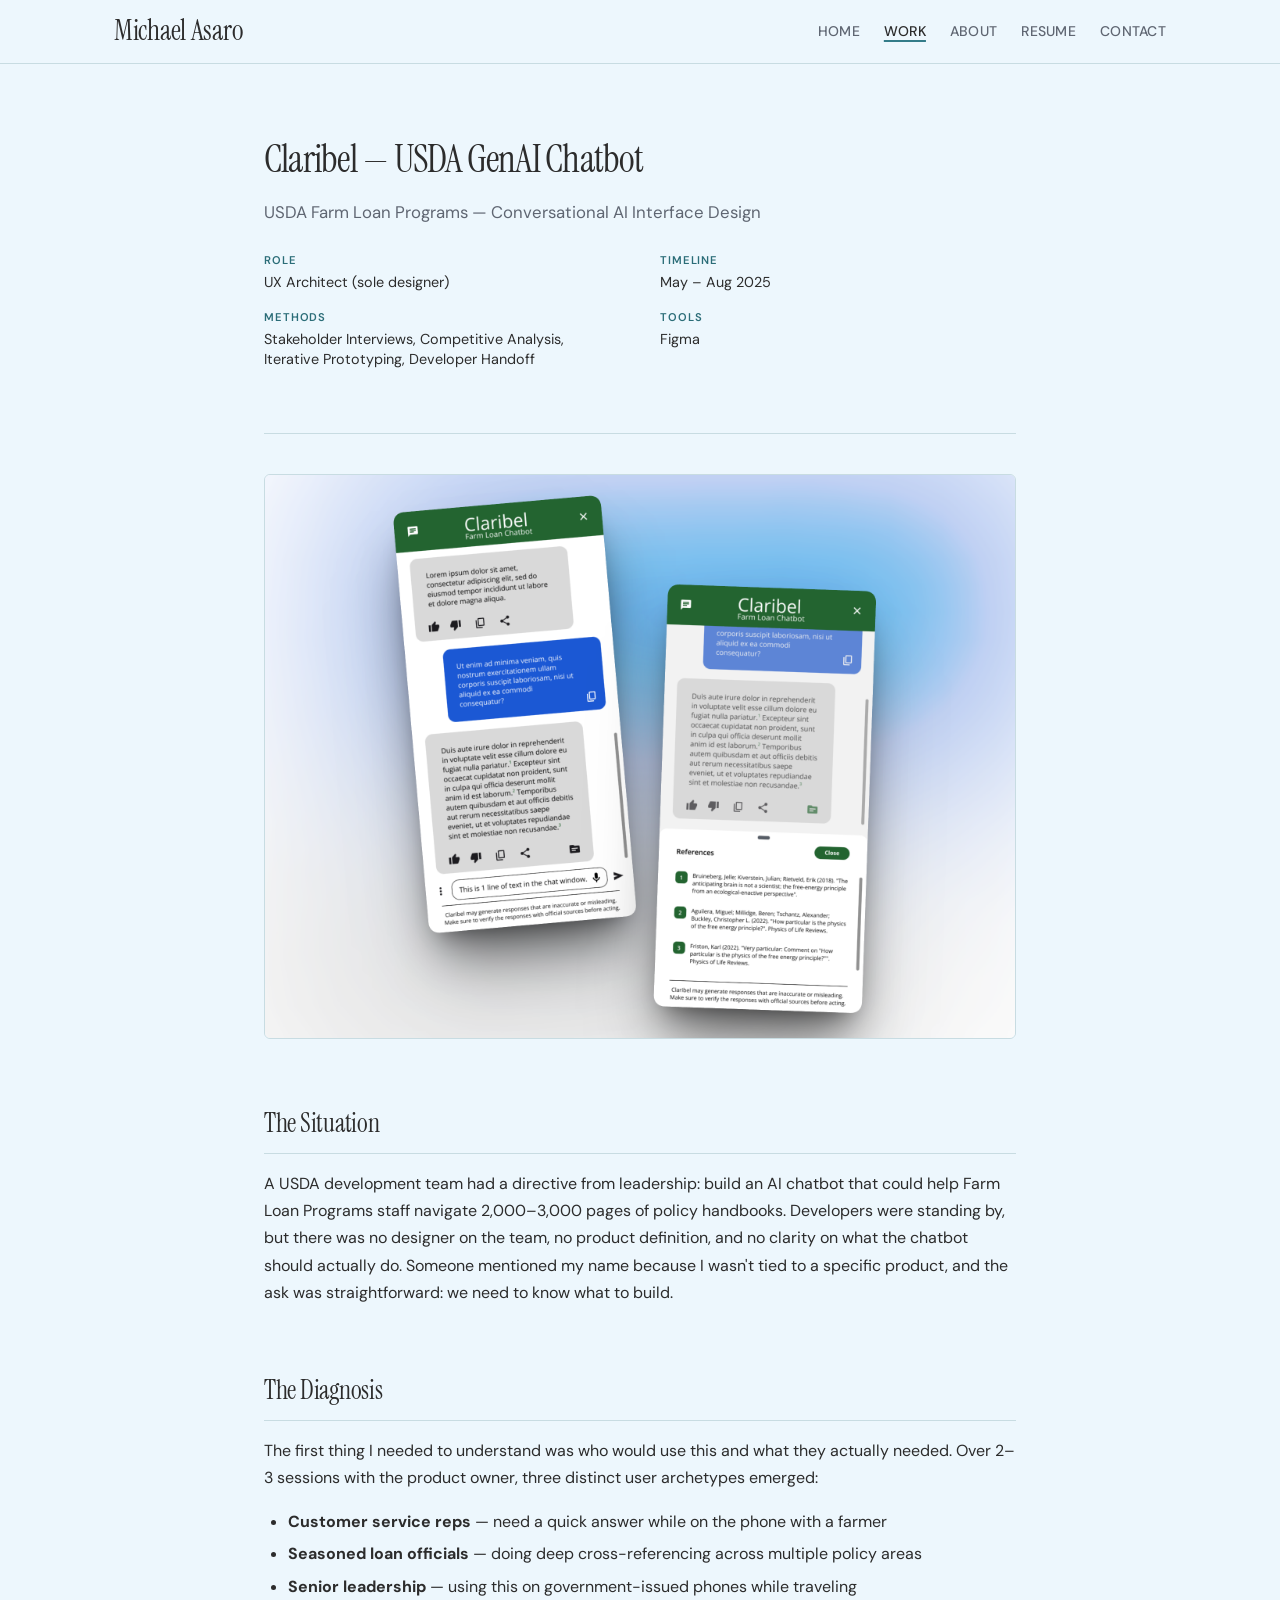
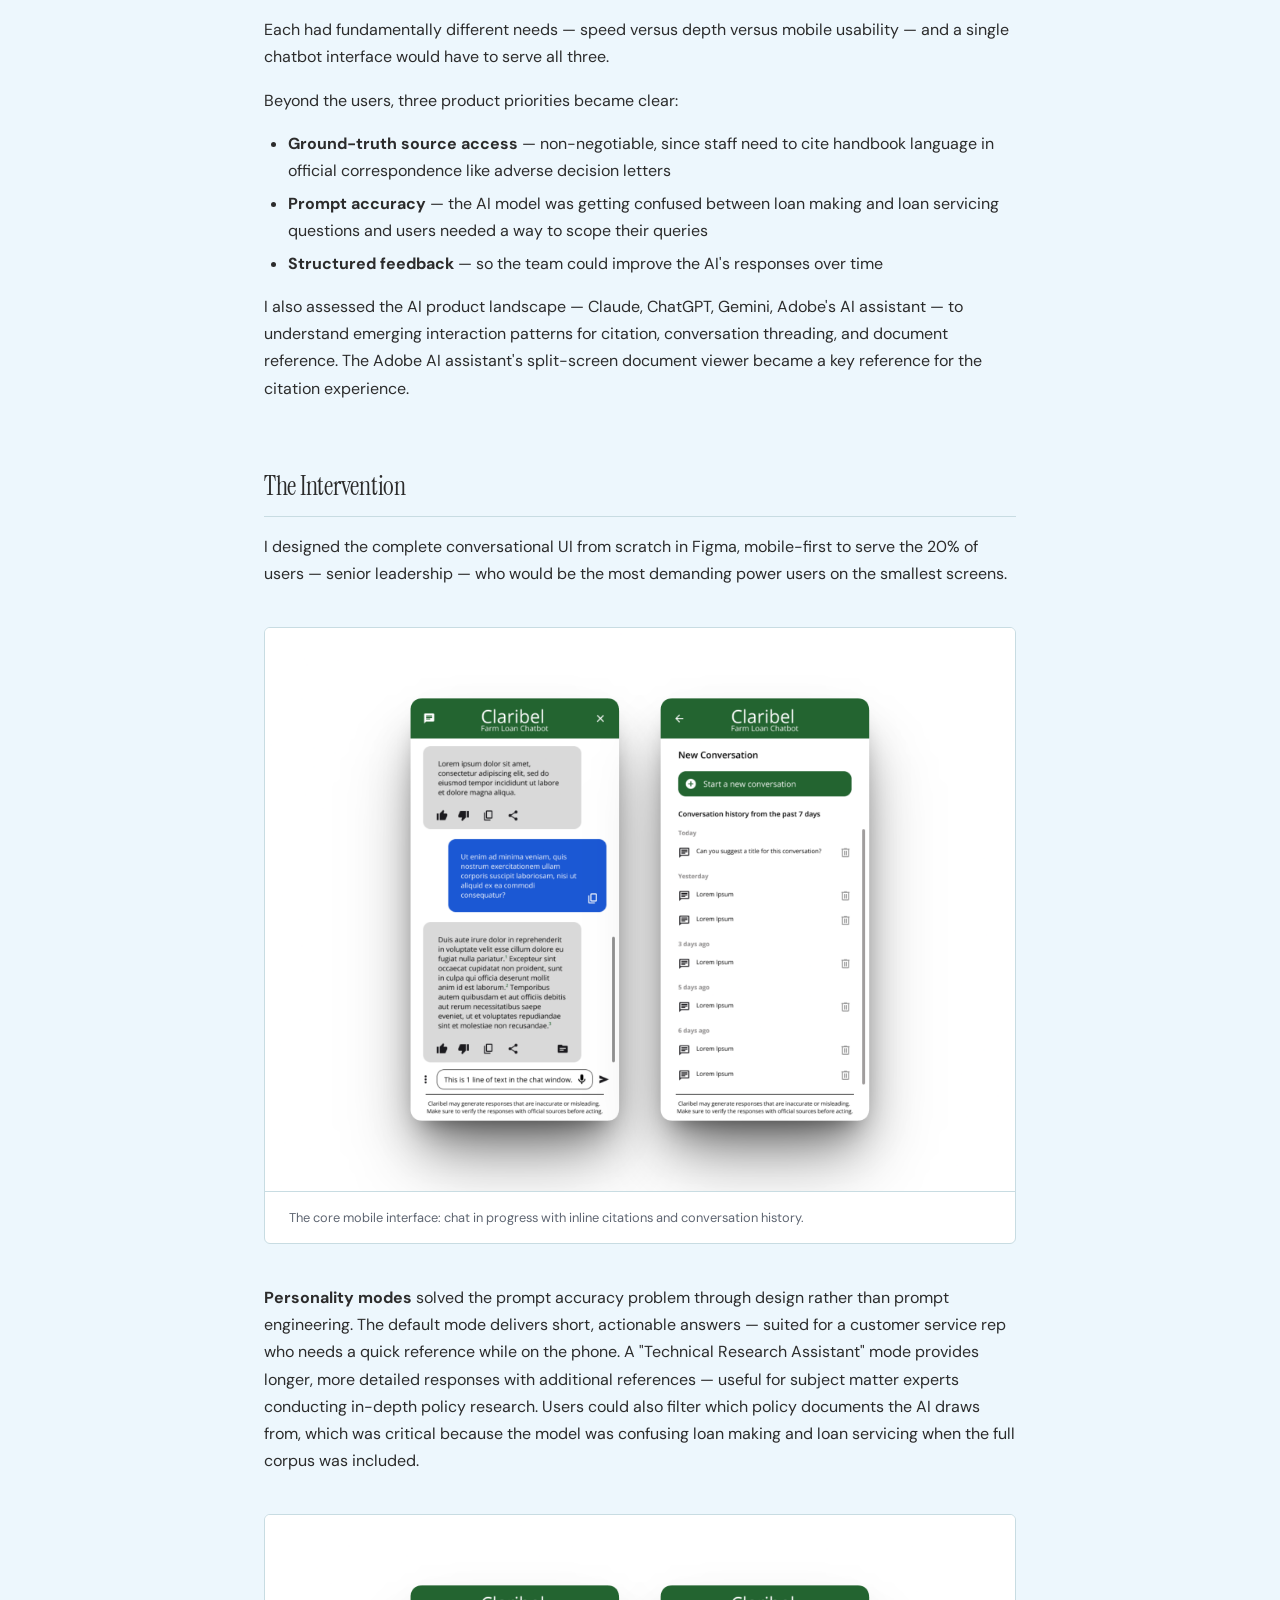
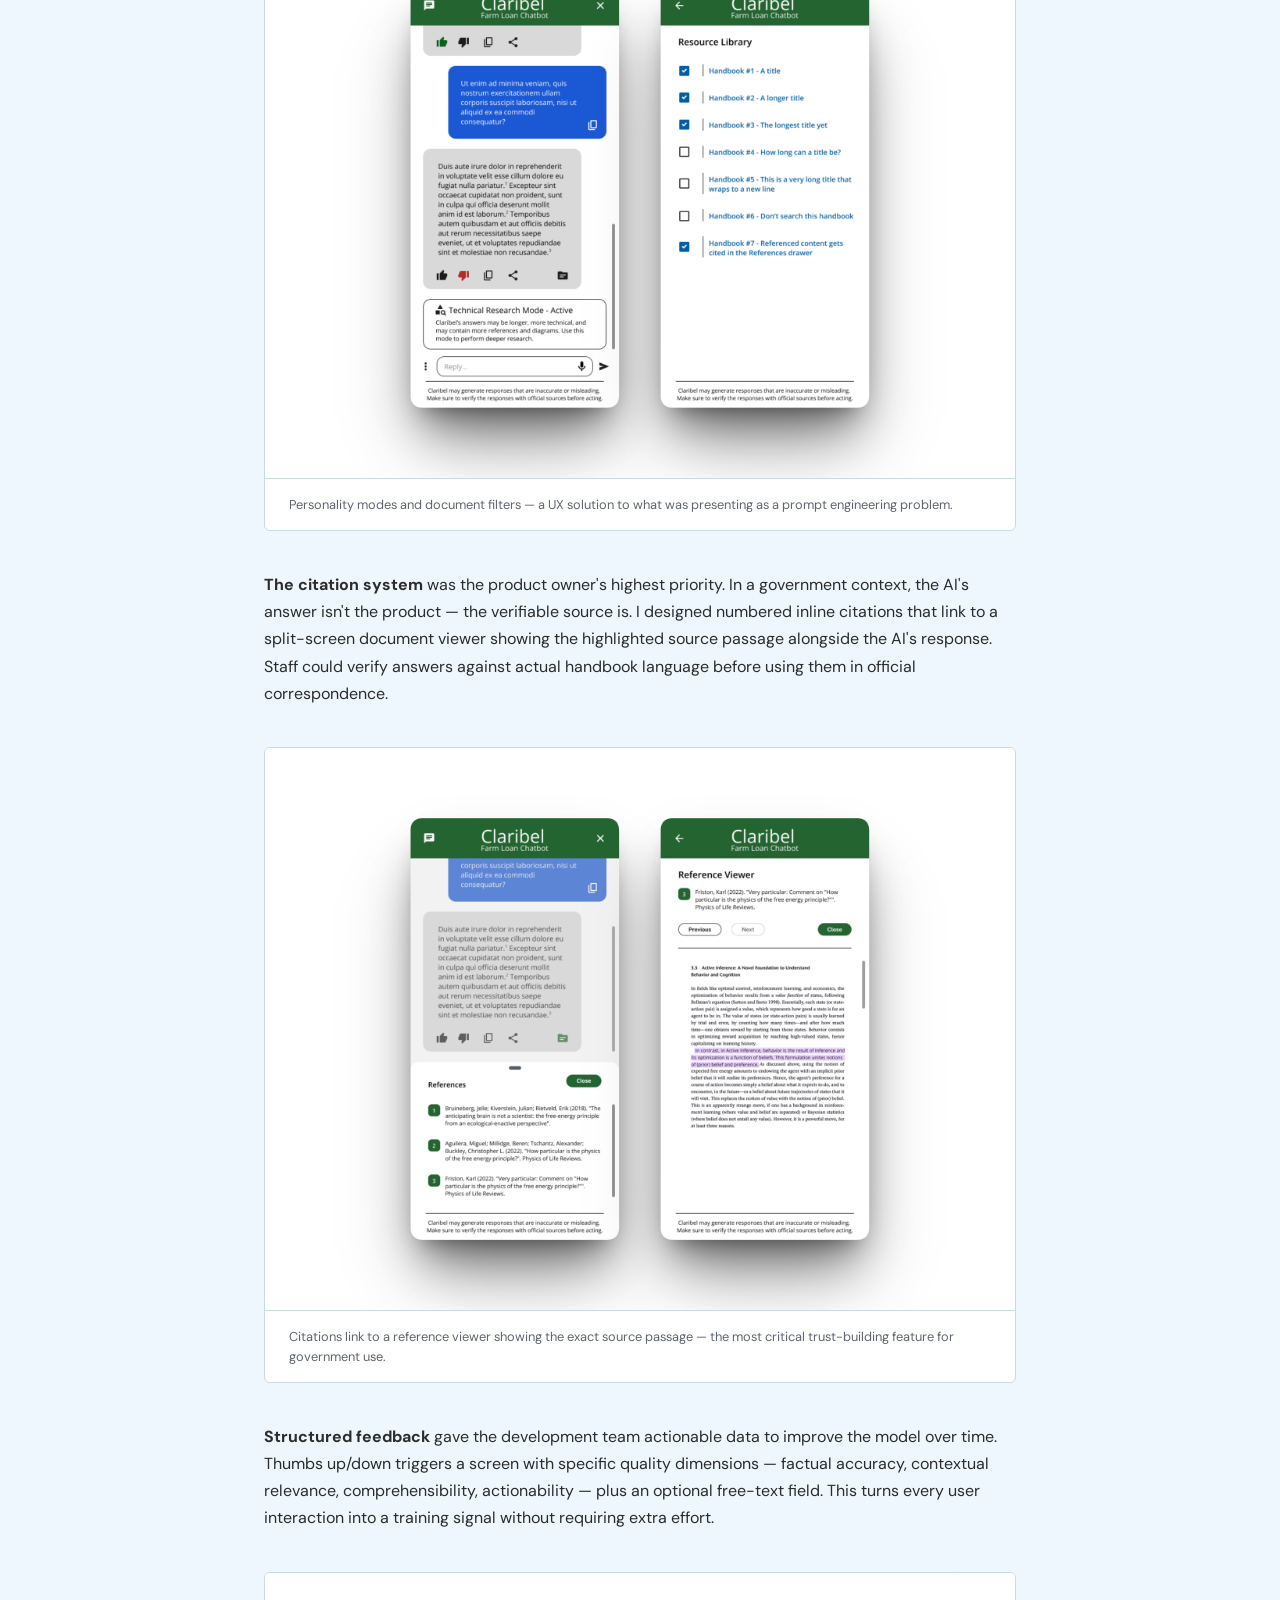
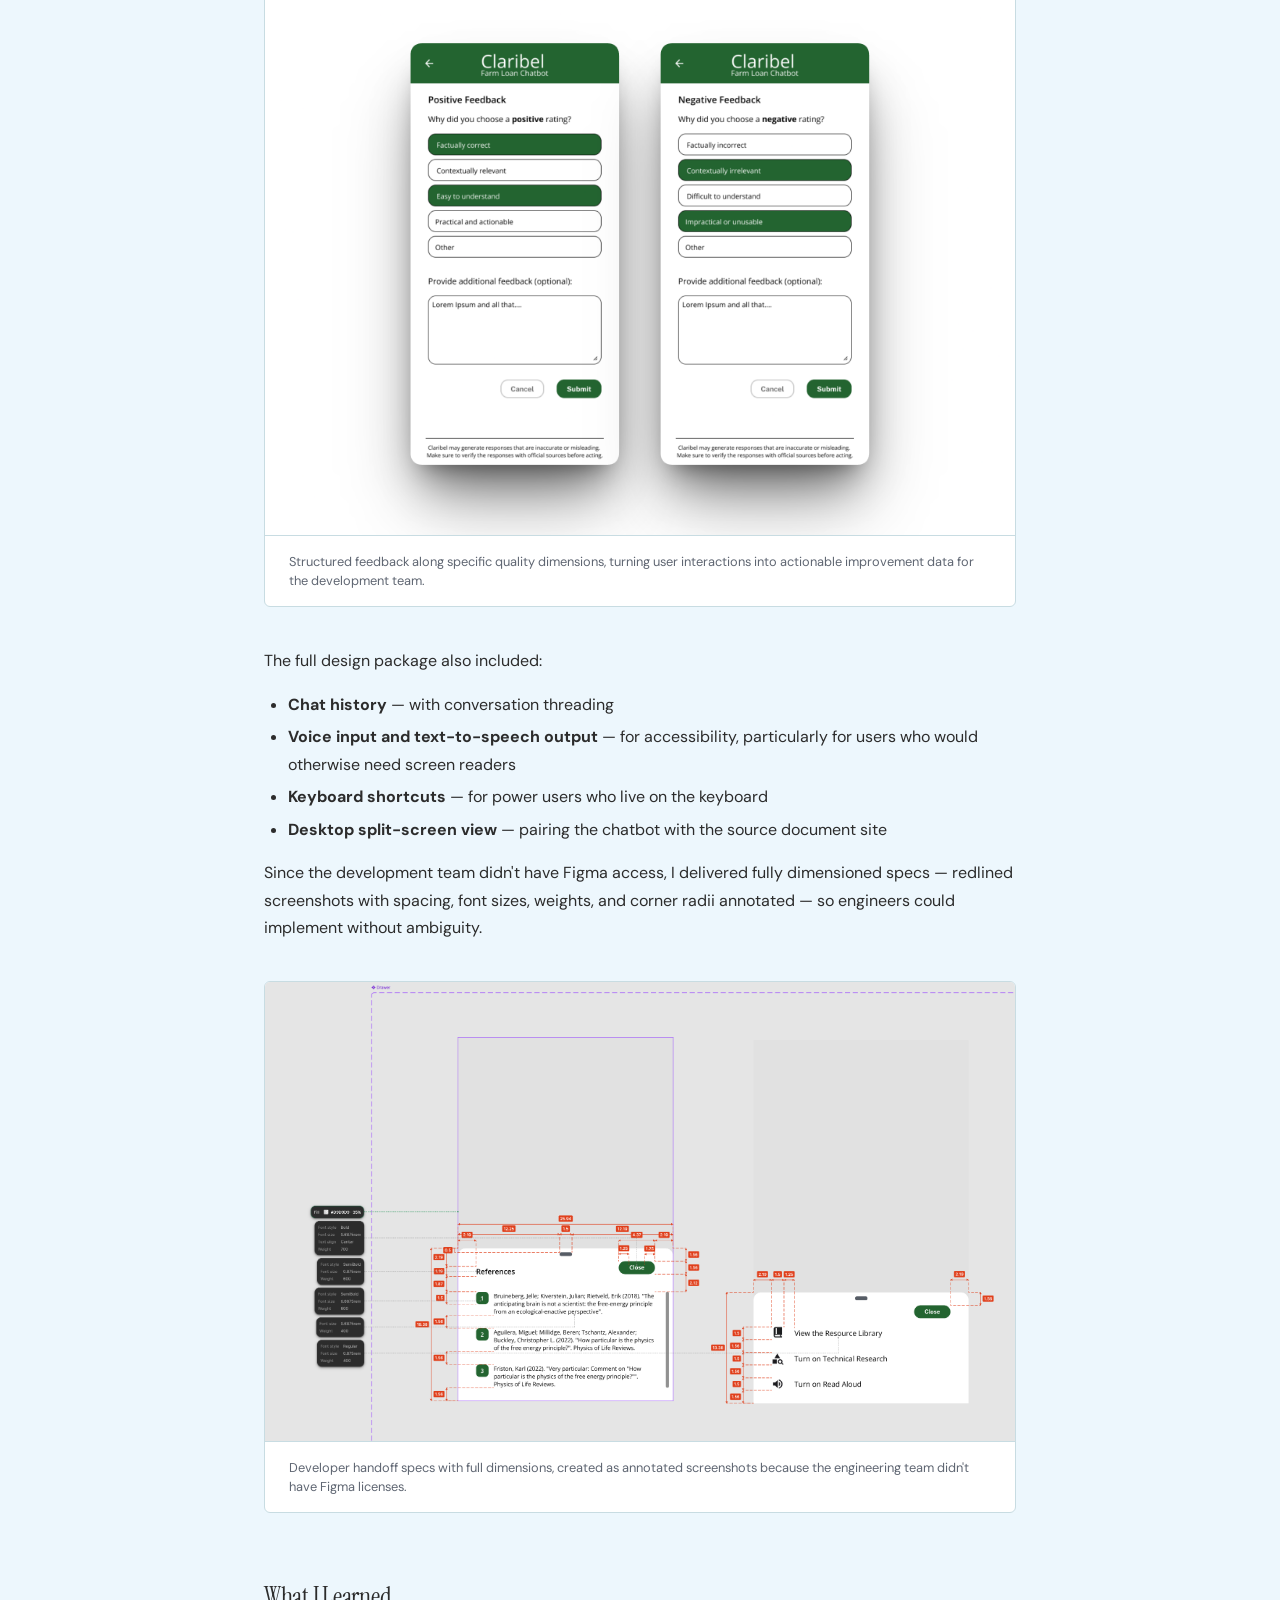
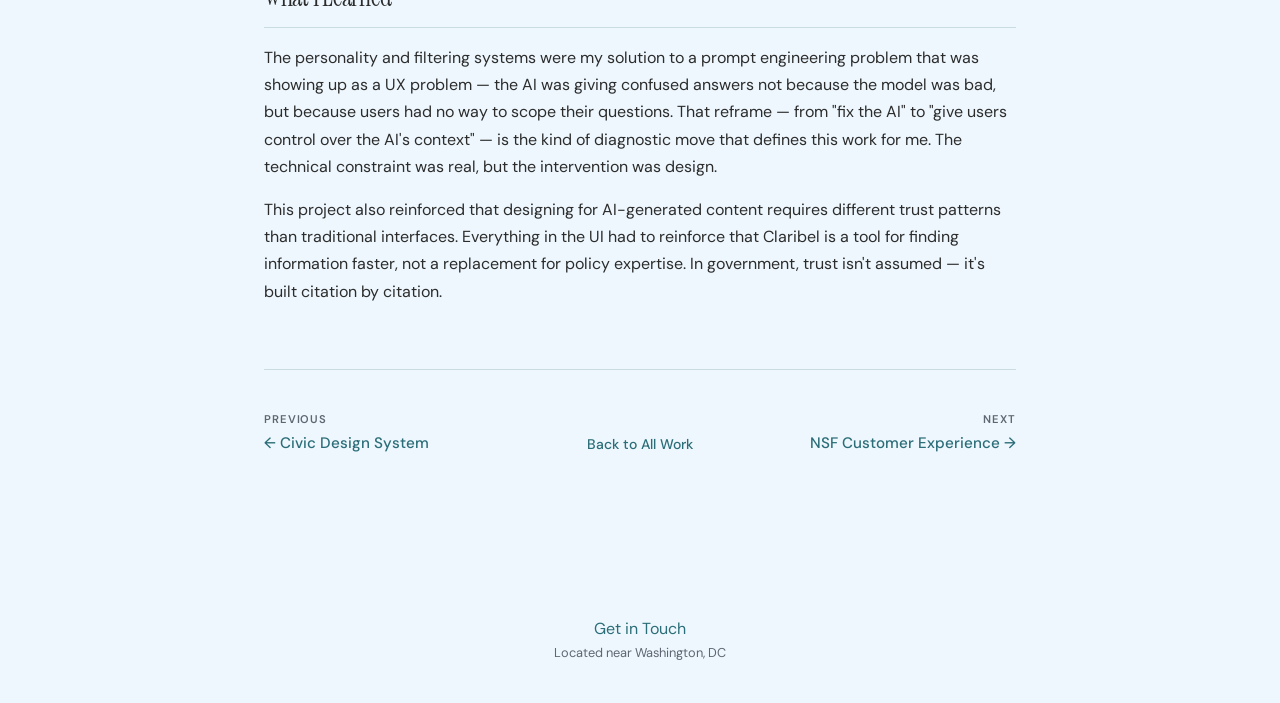
<file: claribel-chatbot.html>
<!DOCTYPE html>
<html lang="en">

<head>
  <meta charset="UTF-8">
  <meta name="viewport" content="width=device-width, initial-scale=1.0">
  <title>USDA Claribel — Michael Asaro</title>
  <link rel="icon" href="favicon.svg" type="image/svg+xml">
  <link rel="stylesheet" href="styles.css">
  <link rel="stylesheet" href="case-study.css">
  <link rel="preconnect" href="https://fonts.googleapis.com">
  <link rel="preconnect" href="https://fonts.gstatic.com" crossorigin>
  <link
    href="https://fonts.googleapis.com/css2?family=DM+Sans:ital,wght@0,400;0,500;0,600;0,700;1,400&family=Instrument+Serif:ital@0;1&display=swap"
    rel="stylesheet">

<!-- Microsoft Clarity -->
  <script type="text/javascript">
    (function(c,l,a,r,i,t,y){
        c[a]=c[a]||function(){(c[a].q=c[a].q||[]).push(arguments)};
        t=l.createElement(r);t.async=1;t.src="https://www.clarity.ms/tag/"+i;
        y=l.getElementsByTagName(r)[0];y.parentNode.insertBefore(t,y);
    })(window, document, "clarity", "script", "vq26zaa7ze");
  </script>

  <!-- PostHog -->
  <script>
    !function(t,e){var o,n,p,r;e.__SV||(window.posthog&&window.posthog.__loaded)||(window.posthog=e,e._i=[],e.init=function(i,s,a){function g(t,e){var o=e.split(".");2==o.length&&(t=t[o[0]],e=o[1]),t[e]=function(){t.push([e].concat(Array.prototype.slice.call(arguments,0)))}}(p=t.createElement("script")).type="text/javascript",p.crossOrigin="anonymous",p.async=!0,p.src=s.api_host.replace(".i.posthog.com","-assets.i.posthog.com")+"/static/array.js",(r=t.getElementsByTagName("script")[0]).parentNode.insertBefore(p,r);var u=e;for(void 0!==a?u=e[a]=[]:a="posthog",u.people=u.people||[],u.toString=function(t){var e="posthog";return"posthog"!==a&&(e+="."+a),t||(e+=" (stub)"),e},u.people.toString=function(){return u.toString(1)+".people (stub)"},o="init ir nr qi rr ar Ze er capture calculateEventProperties dr register register_once register_for_session unregister unregister_for_session getFeatureFlag getFeatureFlagPayload getFeatureFlagResult isFeatureEnabled reloadFeatureFlags updateFlags updateEarlyAccessFeatureEnrollment getEarlyAccessFeatures on onFeatureFlags onSurveysLoaded onSessionId getSurveys getActiveMatchingSurveys renderSurvey displaySurvey cancelPendingSurvey canRenderSurvey canRenderSurveyAsync identify setPersonProperties group resetGroups setPersonPropertiesForFlags resetPersonPropertiesForFlags setGroupPropertiesForFlags resetGroupPropertiesForFlags reset get_distinct_id getGroups get_session_id get_session_replay_url alias set_config startSessionRecording stopSessionRecording sessionRecordingStarted captureException startExceptionAutocapture stopExceptionAutocapture loadToolbar get_property getSessionProperty cr hr createPersonProfile setInternalOrTestUser pr Xe gr opt_in_capturing opt_out_capturing has_opted_in_capturing has_opted_out_capturing get_explicit_consent_status is_capturing clear_opt_in_out_capturing lr debug At vr getPageViewId captureTraceFeedback captureTraceMetric Je".split(" "),n=0;n<o.length;n++)g(u,o[n]);e._i.push([i,s,a])},e.__SV=1)}(document,window.posthog||[]);
    posthog.init('phc_r5H4GrjQHveSs2ZsA1WZOOLjIdOjCg2QmKeXWUNGjbG', {
        api_host: 'https://us.i.posthog.com',
        defaults: '2026-01-30',
        person_profiles: 'identified_only',
    })
  </script>
</head>

<body>

  <a href="#main-content" class="skip-link">Skip to main content</a>

  <!-- Navigation -->
  <nav class="site-nav" aria-label="Main navigation">
    <div class="nav-inner">
      <a href="index.html" class="nav-logo">Michael Asaro</a>
      <ul class="nav-links">
        <li><a href="index.html">Home</a></li>
        <li><a href="index.html#work" class="active" aria-current="page">Work</a></li>
        <li><a href="index.html#about">About</a></li>
        <li><a href="resume.html">Resume</a></li>
        <li><a href="contact.html">Contact</a></li>
      </ul>
    </div>
  </nav>

  <main id="main-content" class="case-study">

    <!-- Summary Bar -->
    <header class="cs-header">
      <h1 class="cs-title">Claribel — USDA GenAI Chatbot</h1>
      <p class="cs-subtitle">USDA Farm Loan Programs — Conversational AI Interface Design</p>
      <div class="cs-meta">
        <div class="cs-meta-item">
          <span class="cs-meta-label">Role</span>
          <span class="cs-meta-value">UX Architect (sole designer)</span>
        </div>
        <div class="cs-meta-item">
          <span class="cs-meta-label">Timeline</span>
          <span class="cs-meta-value">May – Aug 2025</span>
        </div>
        <div class="cs-meta-item">
          <span class="cs-meta-label">Methods</span>
          <span class="cs-meta-value">Stakeholder Interviews, Competitive Analysis, Iterative Prototyping, Developer
            Handoff</span>
        </div>
        <div class="cs-meta-item">
          <span class="cs-meta-label">Tools</span>
          <span class="cs-meta-value">Figma</span>
        </div>
      </div>
    </header>

    <!-- Hero Image -->
    <div class="cs-hero-image">
      <img src="claribel-chatbot/thumbnail.png" alt="Figma mockups of the USDA Claribel chatbot interface">
    </div>

    <!-- The Situation -->
    <section class="cs-section">
      <h2 class="cs-section-heading">The Situation</h2>
      <div class="cs-body">
        <p>A USDA development team had a directive from leadership: build an AI chatbot that could help Farm Loan Programs
          staff navigate 2,000–3,000 pages of policy handbooks. Developers were standing by, but there was no designer on
          the team, no product definition, and no clarity on what the chatbot should actually do. Someone mentioned my name
          because I wasn't tied to a specific product, and the ask was straightforward: we need to know what to build.</p>
      </div>
    </section>

    <!-- The Diagnosis -->
    <section class="cs-section">
      <h2 class="cs-section-heading">The Diagnosis</h2>
      <div class="cs-body">
        <p>The first thing I needed to understand was who would use this and what they actually needed. Over 2–3 sessions
          with the product owner, three distinct user archetypes emerged:</p>
        <ul>
          <li><strong>Customer service reps</strong> — need a quick answer while on the phone with a farmer</li>
          <li><strong>Seasoned loan officials</strong> — doing deep cross-referencing across multiple policy areas</li>
          <li><strong>Senior leadership</strong> — using this on government-issued phones while traveling</li>
        </ul>
        <p>Each had fundamentally different needs — speed versus depth versus mobile usability — and a single chatbot interface
          would have to serve all three.</p>
        <p>Beyond the users, three product priorities became clear:</p>
        <ul>
          <li><strong>Ground-truth source access</strong> — non-negotiable, since staff need to cite handbook language in official correspondence like adverse decision letters</li>
          <li><strong>Prompt accuracy</strong> — the AI model was getting confused between loan making and loan servicing questions and users needed a way to scope their queries</li>
          <li><strong>Structured feedback</strong> — so the team could improve the AI's responses over time</li>
        </ul>
        <p>I also assessed the AI product landscape — Claude, ChatGPT, Gemini, Adobe's AI assistant — to understand
          emerging interaction patterns for citation, conversation threading, and document reference. The Adobe AI
          assistant's split-screen document viewer became a key reference for the citation experience.</p>
      </div>
    </section>

    <!-- The Intervention -->
    <section class="cs-section">
      <h2 class="cs-section-heading">The Intervention</h2>
      <div class="cs-body">
        <p>I designed the complete conversational UI from scratch in Figma, mobile-first to serve the 20% of users — senior
          leadership — who would be the most demanding power users on the smallest screens.</p>
      </div>

      <figure class="cs-figure">
        <img src="claribel-chatbot/two-screen-overview.png"
          alt="Two screens showing a chat in progress with citations and conversation history">
        <figcaption>The core mobile interface: chat in progress with inline citations and conversation history.</figcaption>
      </figure>

      <div class="cs-body">
        <p><strong>Personality modes</strong> solved the prompt accuracy problem through design rather than prompt engineering.
          The default mode delivers short, actionable answers — suited for a customer service rep who needs a quick reference
          while on the phone. A "Technical Research Assistant" mode provides longer, more detailed responses with additional
          references — useful for subject matter experts conducting in-depth policy research. Users could also filter which
          policy documents the AI draws from, which was critical because the model was confusing loan making and loan servicing
          when the full corpus was included.</p>
      </div>

      <figure class="cs-figure">
        <img src="claribel-chatbot/personality-settings.png"
          alt="Settings screen showing how to enable the Technical Research Assistant mode and filter which policy documents the AI references">
        <figcaption>Personality modes and document filters — a UX solution to what was presenting as a prompt
          engineering problem.</figcaption>
      </figure>

      <div class="cs-body">
        <p><strong>The citation system</strong> was the product owner's highest priority. In a government context, the AI's
          answer isn't the product — the verifiable source is. I designed numbered inline citations that link to a split-screen
          document viewer showing the highlighted source passage alongside the AI's response. Staff could verify answers against
          actual handbook language before using them in official correspondence.</p>
      </div>

      <figure class="cs-figure">
        <img src="claribel-chatbot/citations.png"
          alt="Split-screen showing chat on bottom and source document on top with highlighted passage">
        <figcaption>Citations link to a reference viewer showing the exact source passage — the most
          critical trust-building feature for government use.</figcaption>
      </figure>

      <div class="cs-body">
        <p><strong>Structured feedback</strong> gave the development team actionable data to improve the model over time.
          Thumbs up/down triggers a screen with specific quality dimensions — factual accuracy, contextual relevance,
          comprehensibility, actionability — plus an optional free-text field. This turns every user interaction into a
          training signal without requiring extra effort.</p>
      </div>

      <figure class="cs-figure">
        <img src="claribel-chatbot/feedback-form.png"
          alt="Feedback form with thumbs up/down and structured quality dimension categories">
        <figcaption>Structured feedback along specific quality dimensions, turning user interactions into
          actionable improvement data for the development team.</figcaption>
      </figure>

      <div class="cs-body">
        <p>The full design package also included:</p>
        <ul>
          <li><strong>Chat history</strong> — with conversation threading</li>
          <li><strong>Voice input and text-to-speech output</strong> — for accessibility, particularly for users who would otherwise need screen readers</li>
          <li><strong>Keyboard shortcuts</strong> — for power users who live on the keyboard</li>
          <li><strong>Desktop split-screen view</strong> — pairing the chatbot with the source document site</li>
        </ul>
        <p>Since the development team
          didn't have Figma access, I delivered fully dimensioned specs — redlined screenshots with spacing, font sizes,
          weights, and corner radii annotated — so engineers could implement without ambiguity.</p>
      </div>

      <figure class="cs-figure">
        <img src="claribel-chatbot/redlined-specs.png"
          alt="Redlined Figma screen showing dimension annotations, font specs, and spacing callouts">
        <figcaption>Developer handoff specs with full dimensions, created as annotated screenshots because the
          engineering team didn't have Figma licenses.</figcaption>
      </figure>
    </section>

    <!-- What I Learned -->
    <section class="cs-section">
      <h2 class="cs-section-heading">What I Learned</h2>
      <div class="cs-body">
        <p>The personality and filtering systems were my solution to a prompt engineering problem that was showing up as a
          UX problem — the AI was giving confused answers not because the model was bad, but because users had no way to
          scope their questions. That reframe — from "fix the AI" to "give users control over the AI's context" — is the
          kind of diagnostic move that defines this work for me. The technical constraint was real, but the intervention
          was design.</p>
        <p>This project also reinforced that designing for AI-generated content requires different trust patterns than
          traditional interfaces. Everything in the UI had to reinforce that Claribel is a tool for finding information
          faster, not a replacement for policy expertise. In government, trust isn't assumed — it's built citation by
          citation.</p>
      </div>
    </section>

    <!-- Prev / Next -->
    <nav class="cs-pagination" aria-label="Case study pagination">
      <a href="civic-design-system.html" class="cs-pagination-link">
        <span class="cs-pagination-label">Previous</span>
        <span class="cs-pagination-title">← Civic Design System</span>
      </a>
      <a href="index.html#work" class="cs-back-link">Back to All Work</a>
      <a href="nsf-cx-research.html" class="cs-pagination-link cs-pagination-link--next">
        <span class="cs-pagination-label">Next</span>
        <span class="cs-pagination-title">NSF Customer Experience →</span>
      </a>
    </nav>

  </main>

  <!-- Site Footer -->
  <footer class="site-footer">
    <a href="contact.html">Get in Touch</a>
    <p>Located near Washington, DC</p>
  </footer>

</body>

</html>
</file>
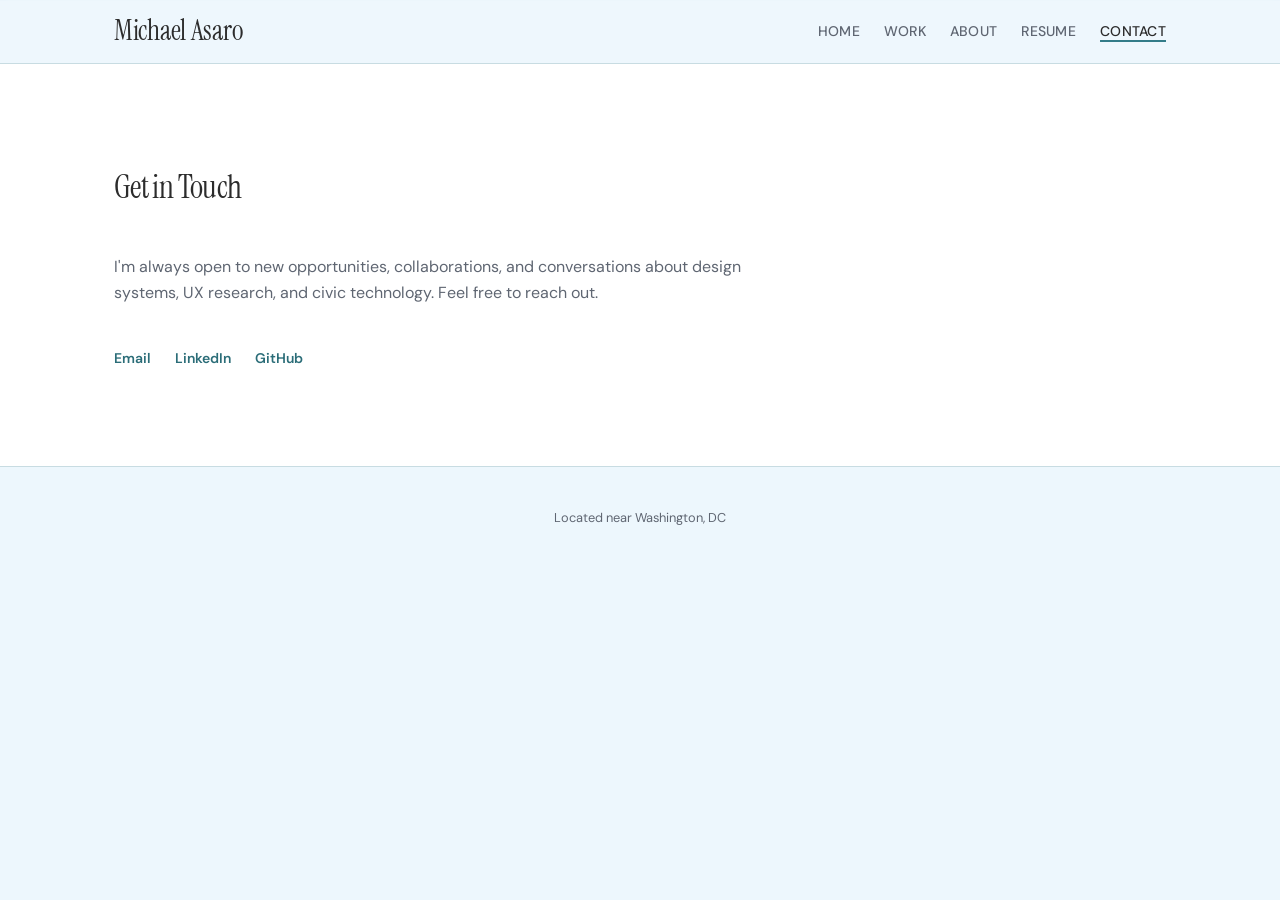
<file: contact.html>
<!DOCTYPE html>
<html lang="en">
<head>
  <meta charset="UTF-8">
  <meta name="viewport" content="width=device-width, initial-scale=1.0">
  <title>Contact — Michael Asaro</title>
  <link rel="icon" href="favicon.svg" type="image/svg+xml">
  <link rel="stylesheet" href="styles.css">
  <link rel="preconnect" href="https://fonts.googleapis.com">
  <link rel="preconnect" href="https://fonts.gstatic.com" crossorigin>
  <link href="https://fonts.googleapis.com/css2?family=DM+Sans:ital,wght@0,400;0,500;0,600;0,700;1,400&family=Instrument+Serif:ital@0;1&display=swap" rel="stylesheet">

<!-- Microsoft Clarity -->
  <script type="text/javascript">
    (function(c,l,a,r,i,t,y){
        c[a]=c[a]||function(){(c[a].q=c[a].q||[]).push(arguments)};
        t=l.createElement(r);t.async=1;t.src="https://www.clarity.ms/tag/"+i;
        y=l.getElementsByTagName(r)[0];y.parentNode.insertBefore(t,y);
    })(window, document, "clarity", "script", "vq26zaa7ze");
  </script>

  <!-- PostHog -->
  <script>
    !function(t,e){var o,n,p,r;e.__SV||(window.posthog&&window.posthog.__loaded)||(window.posthog=e,e._i=[],e.init=function(i,s,a){function g(t,e){var o=e.split(".");2==o.length&&(t=t[o[0]],e=o[1]),t[e]=function(){t.push([e].concat(Array.prototype.slice.call(arguments,0)))}}(p=t.createElement("script")).type="text/javascript",p.crossOrigin="anonymous",p.async=!0,p.src=s.api_host.replace(".i.posthog.com","-assets.i.posthog.com")+"/static/array.js",(r=t.getElementsByTagName("script")[0]).parentNode.insertBefore(p,r);var u=e;for(void 0!==a?u=e[a]=[]:a="posthog",u.people=u.people||[],u.toString=function(t){var e="posthog";return"posthog"!==a&&(e+="."+a),t||(e+=" (stub)"),e},u.people.toString=function(){return u.toString(1)+".people (stub)"},o="init ir nr qi rr ar Ze er capture calculateEventProperties dr register register_once register_for_session unregister unregister_for_session getFeatureFlag getFeatureFlagPayload getFeatureFlagResult isFeatureEnabled reloadFeatureFlags updateFlags updateEarlyAccessFeatureEnrollment getEarlyAccessFeatures on onFeatureFlags onSurveysLoaded onSessionId getSurveys getActiveMatchingSurveys renderSurvey displaySurvey cancelPendingSurvey canRenderSurvey canRenderSurveyAsync identify setPersonProperties group resetGroups setPersonPropertiesForFlags resetPersonPropertiesForFlags setGroupPropertiesForFlags resetGroupPropertiesForFlags reset get_distinct_id getGroups get_session_id get_session_replay_url alias set_config startSessionRecording stopSessionRecording sessionRecordingStarted captureException startExceptionAutocapture stopExceptionAutocapture loadToolbar get_property getSessionProperty cr hr createPersonProfile setInternalOrTestUser pr Xe gr opt_in_capturing opt_out_capturing has_opted_in_capturing has_opted_out_capturing get_explicit_consent_status is_capturing clear_opt_in_out_capturing lr debug At vr getPageViewId captureTraceFeedback captureTraceMetric Je".split(" "),n=0;n<o.length;n++)g(u,o[n]);e._i.push([i,s,a])},e.__SV=1)}(document,window.posthog||[]);
    posthog.init('phc_r5H4GrjQHveSs2ZsA1WZOOLjIdOjCg2QmKeXWUNGjbG', {
        api_host: 'https://us.i.posthog.com',
        defaults: '2026-01-30',
        person_profiles: 'identified_only',
    })
  </script>
</head>
<body>

  <a href="#main-content" class="skip-link">Skip to main content</a>

  <!-- Navigation -->
  <nav class="site-nav" aria-label="Main navigation">
    <div class="nav-inner">
      <a href="index.html" class="nav-logo">Michael Asaro</a>
      <ul class="nav-links">
        <li><a href="index.html">Home</a></li>
        <li><a href="index.html#work">Work</a></li>
        <li><a href="index.html#about">About</a></li>
        <li><a href="resume.html">Resume</a></li>
        <li><a href="contact.html" class="active" aria-current="page">Contact</a></li>
      </ul>
    </div>
  </nav>

  <main id="main-content" class="about-section" style="padding-top: var(--nav-height);">
    <div class="about-inner">
      <h1 class="section-heading">Get in Touch</h1>
      <div class="about-content">
        <p>I'm always open to new opportunities, collaborations, and conversations about design systems, UX research, and civic technology. Feel free to reach out.</p>
      </div>
      <div class="about-links">
        <a href="mailto:michael@alamode.io">Email</a>
        <a href="https://www.linkedin.com/in/alamode" target="_blank" rel="noopener">LinkedIn<span class="sr-only"> (opens in new tab)</span></a>
        <a href="https://github.com/michaelasaro" target="_blank" rel="noopener">GitHub<span class="sr-only"> (opens in new tab)</span></a>
      </div>
    </div>
  </main>

  <!-- Site Footer -->
  <footer class="site-footer">
    <p>Located near Washington, DC</p>
  </footer>

</body>
</html>
</file>
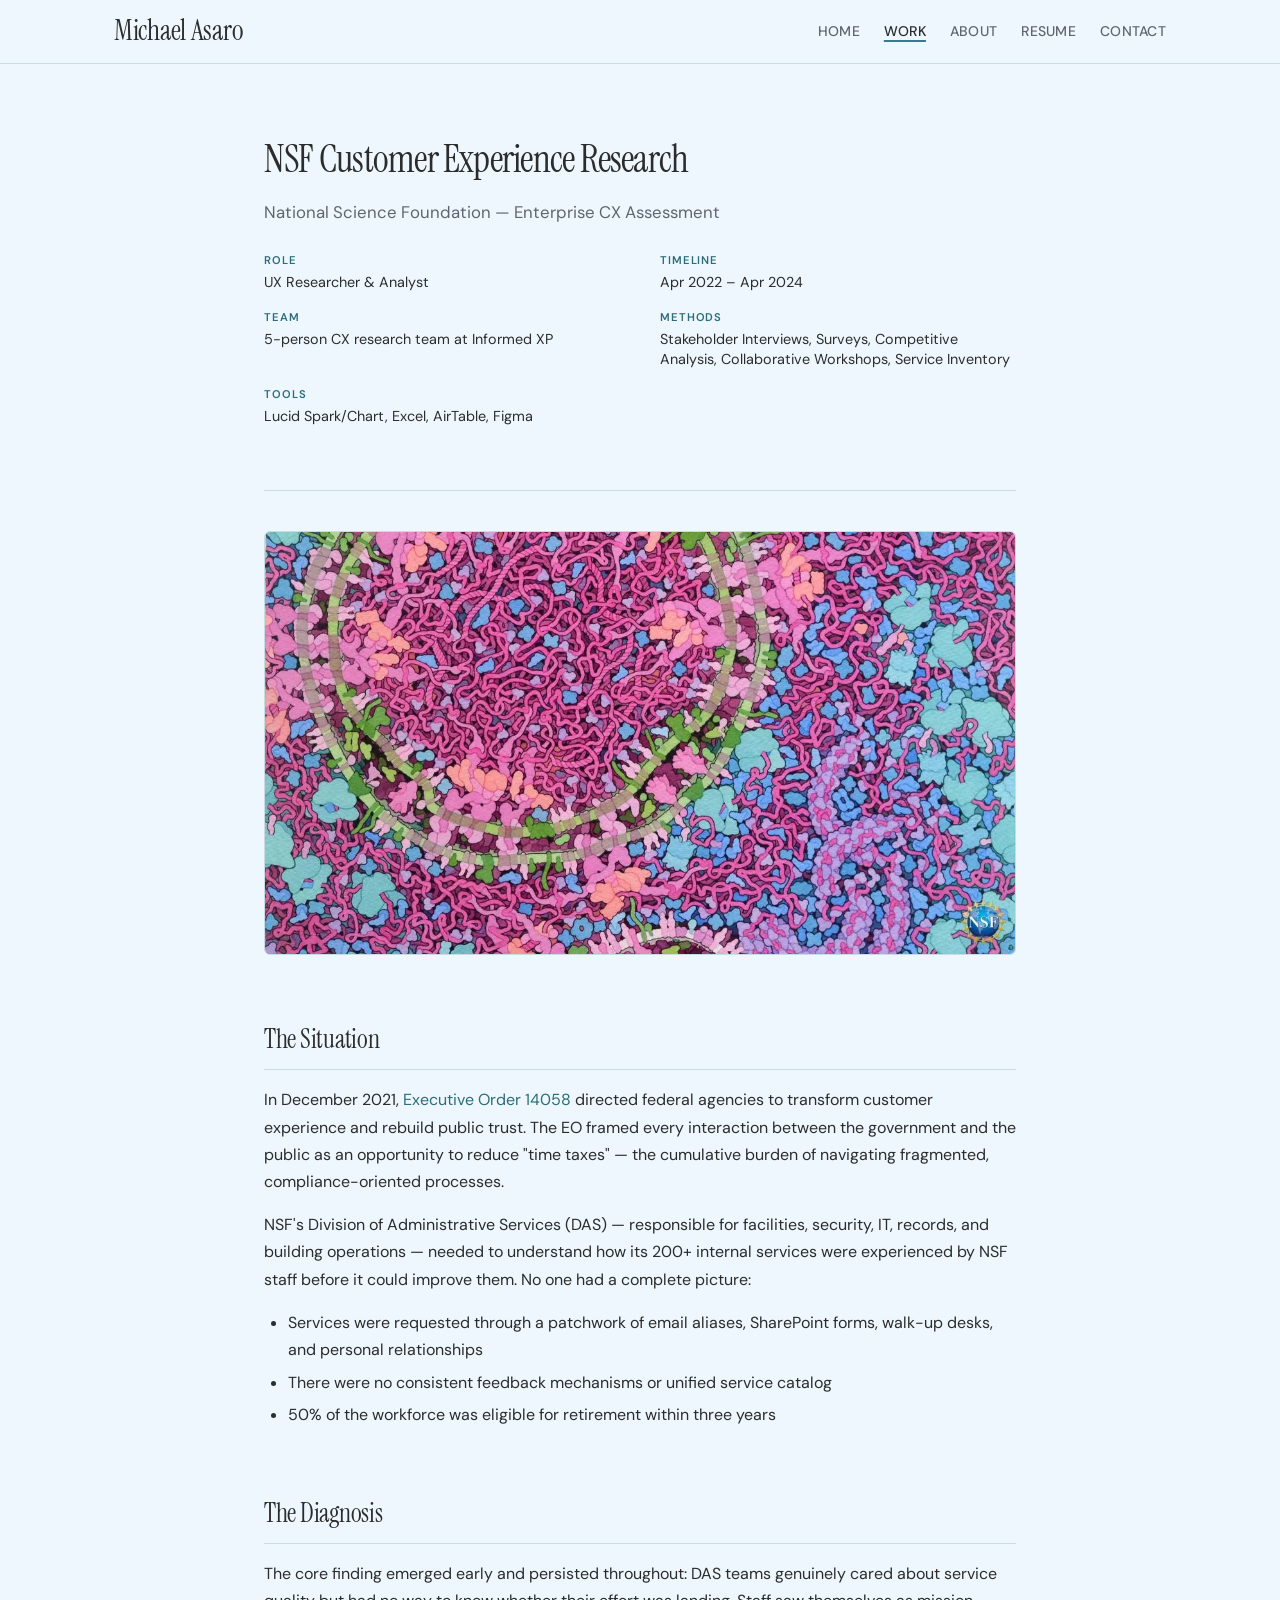
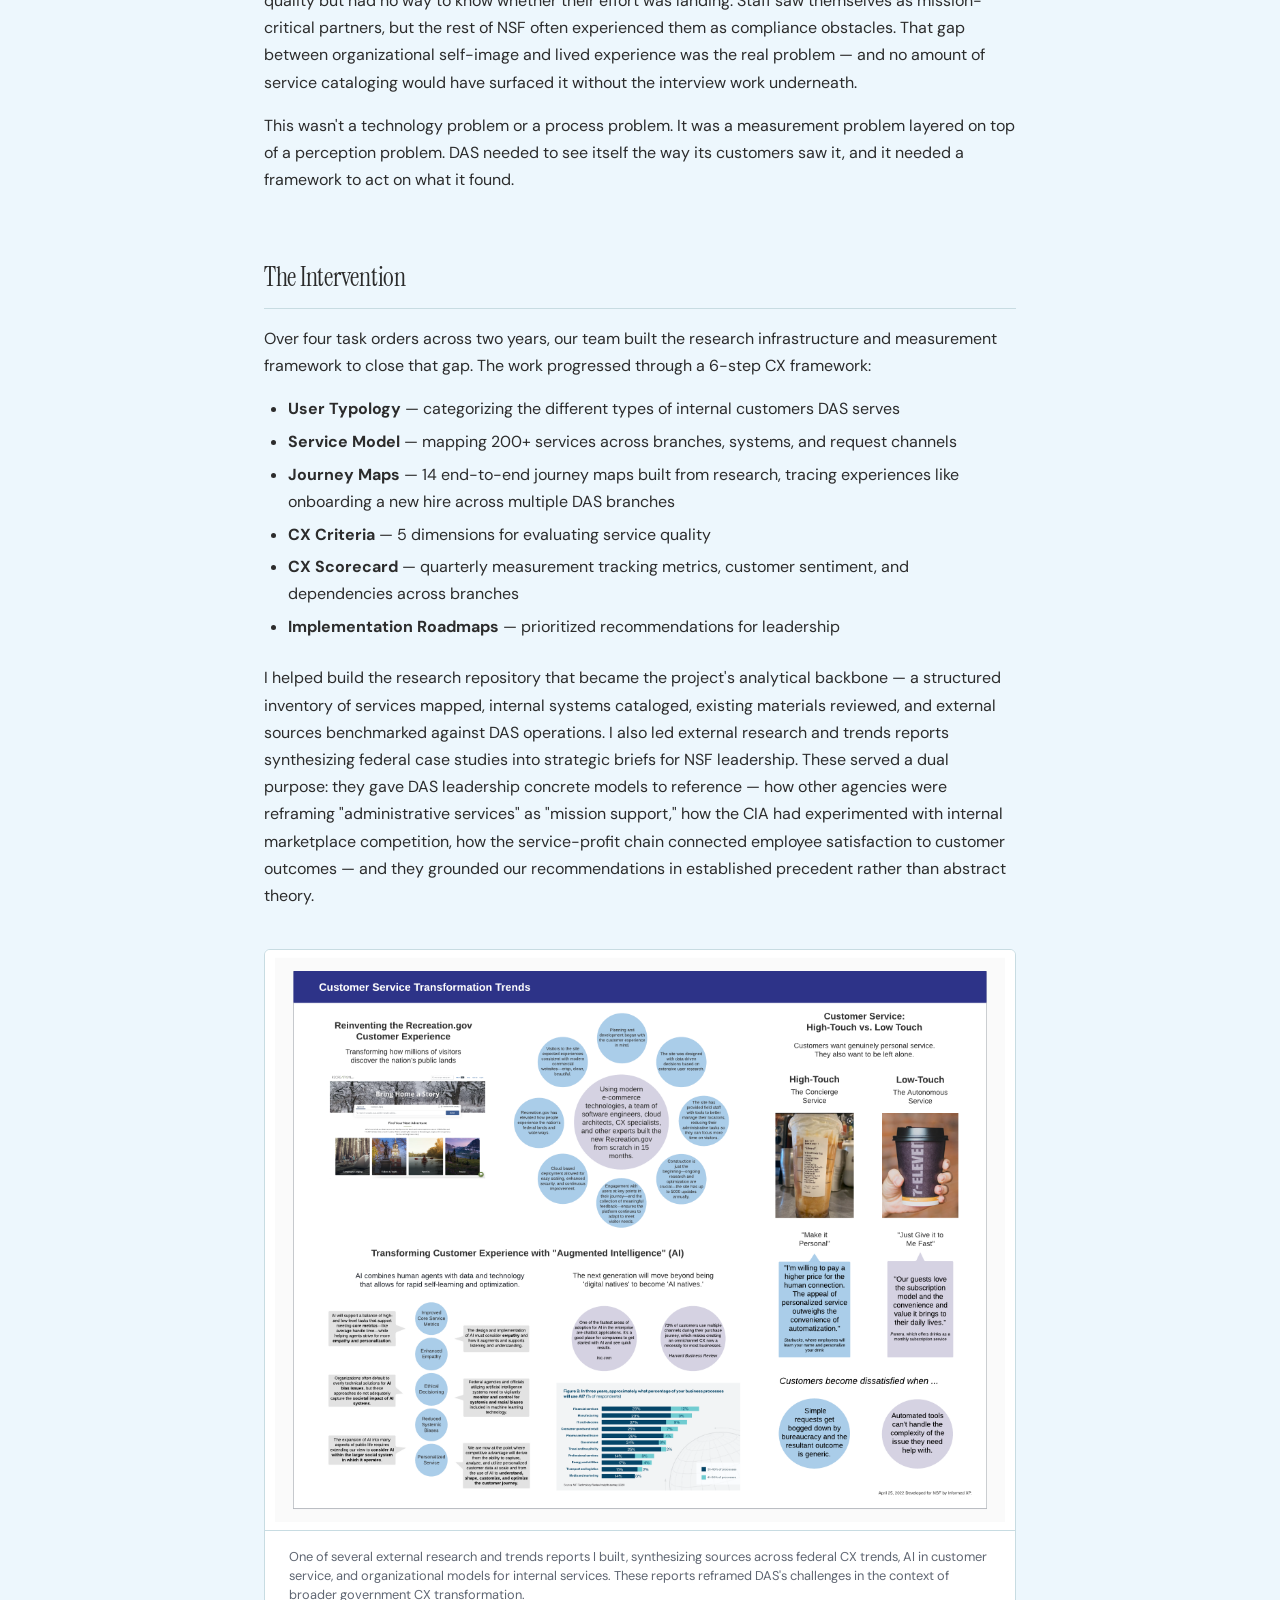
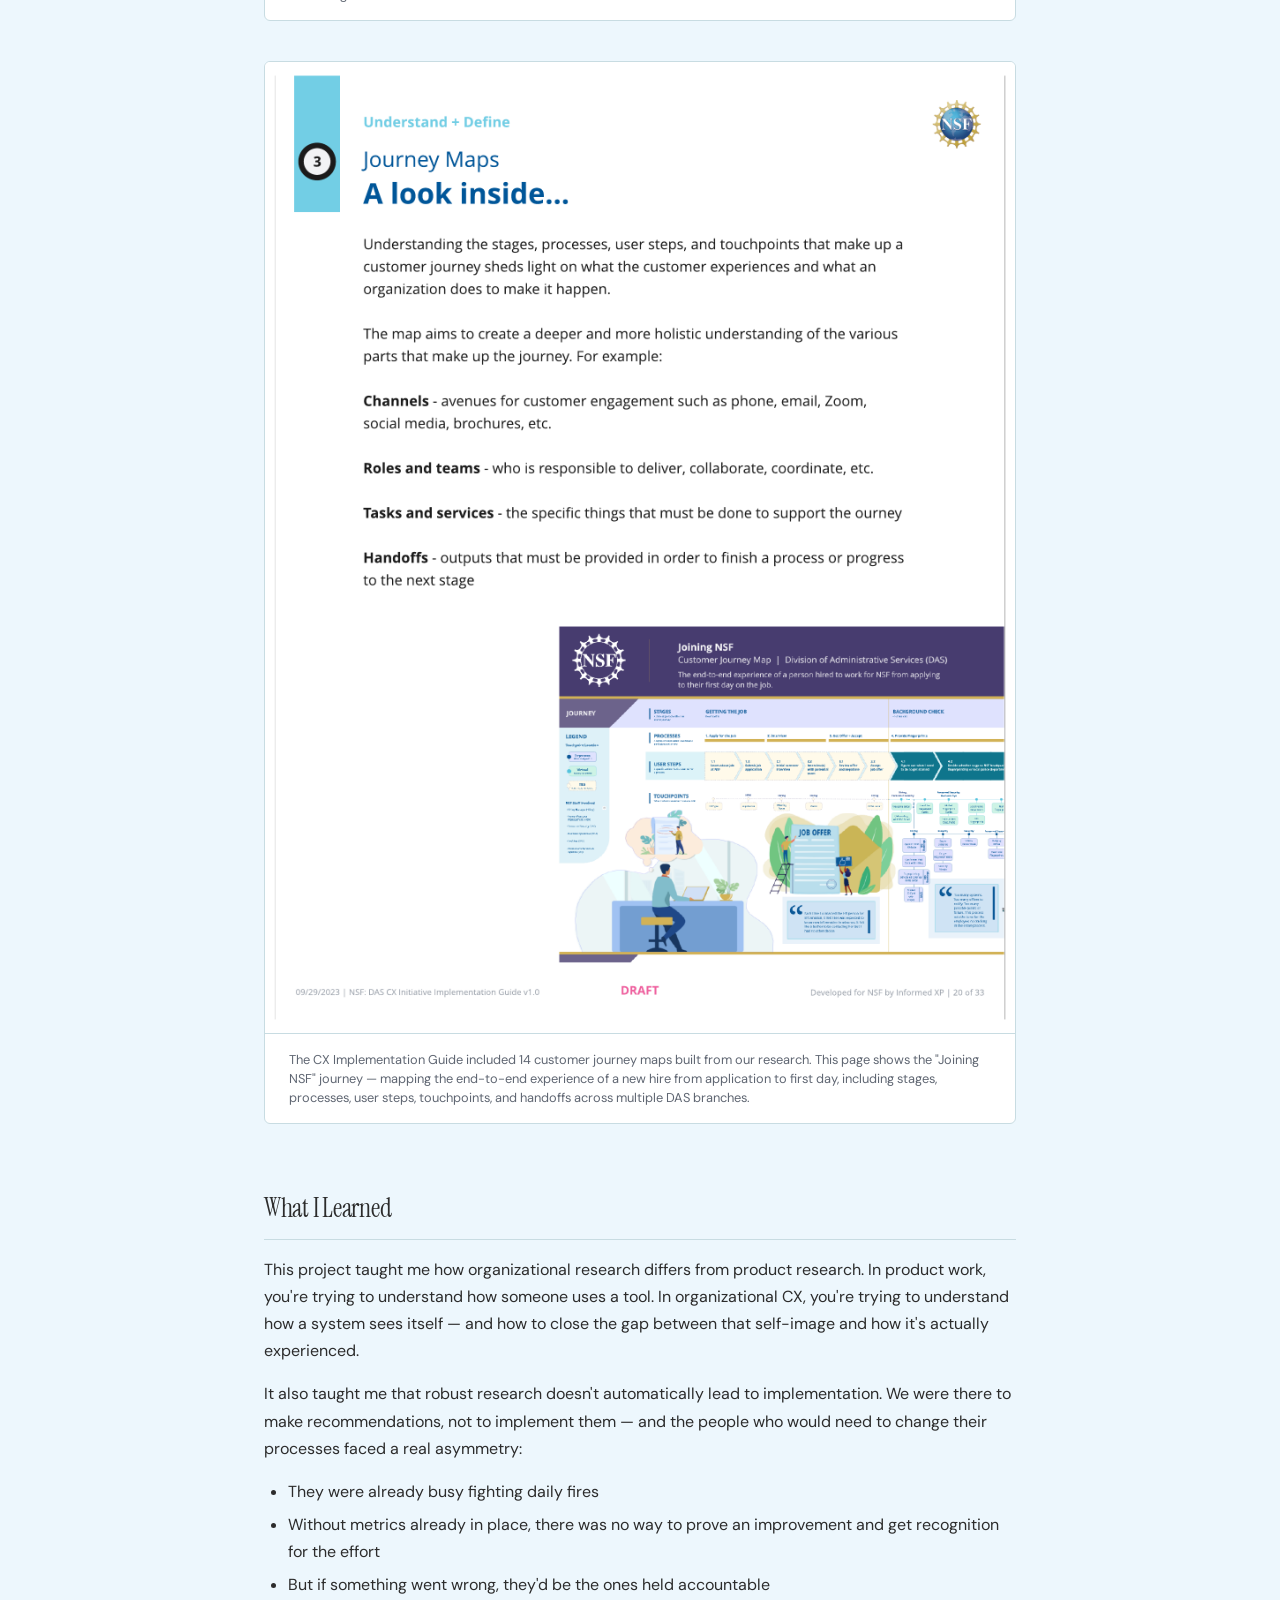
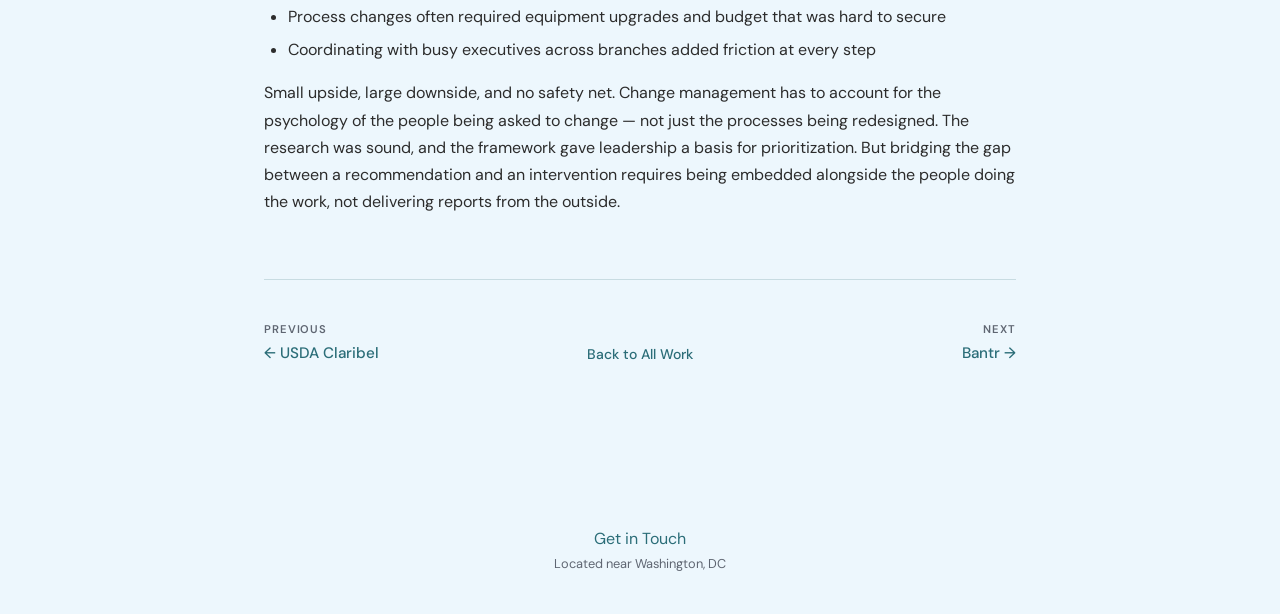
<file: nsf-cx-research.html>
<!DOCTYPE html>
<html lang="en">

<head>
  <meta charset="UTF-8">
  <meta name="viewport" content="width=device-width, initial-scale=1.0">
  <title>NSF Customer Experience — Michael Asaro</title>
  <link rel="icon" href="favicon.svg" type="image/svg+xml">
  <link rel="stylesheet" href="styles.css">
  <link rel="stylesheet" href="case-study.css">
  <link rel="preconnect" href="https://fonts.googleapis.com">
  <link rel="preconnect" href="https://fonts.gstatic.com" crossorigin>
  <link
    href="https://fonts.googleapis.com/css2?family=DM+Sans:ital,wght@0,400;0,500;0,600;0,700;1,400&family=Instrument+Serif:ital@0;1&display=swap"
    rel="stylesheet">

<!-- Microsoft Clarity -->
  <script type="text/javascript">
    (function(c,l,a,r,i,t,y){
        c[a]=c[a]||function(){(c[a].q=c[a].q||[]).push(arguments)};
        t=l.createElement(r);t.async=1;t.src="https://www.clarity.ms/tag/"+i;
        y=l.getElementsByTagName(r)[0];y.parentNode.insertBefore(t,y);
    })(window, document, "clarity", "script", "vq26zaa7ze");
  </script>

  <!-- PostHog -->
  <script>
    !function(t,e){var o,n,p,r;e.__SV||(window.posthog&&window.posthog.__loaded)||(window.posthog=e,e._i=[],e.init=function(i,s,a){function g(t,e){var o=e.split(".");2==o.length&&(t=t[o[0]],e=o[1]),t[e]=function(){t.push([e].concat(Array.prototype.slice.call(arguments,0)))}}(p=t.createElement("script")).type="text/javascript",p.crossOrigin="anonymous",p.async=!0,p.src=s.api_host.replace(".i.posthog.com","-assets.i.posthog.com")+"/static/array.js",(r=t.getElementsByTagName("script")[0]).parentNode.insertBefore(p,r);var u=e;for(void 0!==a?u=e[a]=[]:a="posthog",u.people=u.people||[],u.toString=function(t){var e="posthog";return"posthog"!==a&&(e+="."+a),t||(e+=" (stub)"),e},u.people.toString=function(){return u.toString(1)+".people (stub)"},o="init ir nr qi rr ar Ze er capture calculateEventProperties dr register register_once register_for_session unregister unregister_for_session getFeatureFlag getFeatureFlagPayload getFeatureFlagResult isFeatureEnabled reloadFeatureFlags updateFlags updateEarlyAccessFeatureEnrollment getEarlyAccessFeatures on onFeatureFlags onSurveysLoaded onSessionId getSurveys getActiveMatchingSurveys renderSurvey displaySurvey cancelPendingSurvey canRenderSurvey canRenderSurveyAsync identify setPersonProperties group resetGroups setPersonPropertiesForFlags resetPersonPropertiesForFlags setGroupPropertiesForFlags resetGroupPropertiesForFlags reset get_distinct_id getGroups get_session_id get_session_replay_url alias set_config startSessionRecording stopSessionRecording sessionRecordingStarted captureException startExceptionAutocapture stopExceptionAutocapture loadToolbar get_property getSessionProperty cr hr createPersonProfile setInternalOrTestUser pr Xe gr opt_in_capturing opt_out_capturing has_opted_in_capturing has_opted_out_capturing get_explicit_consent_status is_capturing clear_opt_in_out_capturing lr debug At vr getPageViewId captureTraceFeedback captureTraceMetric Je".split(" "),n=0;n<o.length;n++)g(u,o[n]);e._i.push([i,s,a])},e.__SV=1)}(document,window.posthog||[]);
    posthog.init('phc_r5H4GrjQHveSs2ZsA1WZOOLjIdOjCg2QmKeXWUNGjbG', {
        api_host: 'https://us.i.posthog.com',
        defaults: '2026-01-30',
        person_profiles: 'identified_only',
    })
  </script>
</head>

<body>

  <a href="#main-content" class="skip-link">Skip to main content</a>

  <!-- Navigation -->
  <nav class="site-nav" aria-label="Main navigation">
    <div class="nav-inner">
      <a href="index.html" class="nav-logo">Michael Asaro</a>
      <ul class="nav-links">
        <li><a href="index.html">Home</a></li>
        <li><a href="index.html#work" class="active" aria-current="page">Work</a></li>
        <li><a href="index.html#about">About</a></li>
        <li><a href="resume.html">Resume</a></li>
        <li><a href="contact.html">Contact</a></li>
      </ul>
    </div>
  </nav>

  <main id="main-content" class="case-study">

    <!-- Summary Bar -->
    <header class="cs-header">
      <h1 class="cs-title">NSF Customer Experience Research</h1>
      <p class="cs-subtitle">National Science Foundation — Enterprise CX Assessment</p>
      <div class="cs-meta">
        <div class="cs-meta-item">
          <span class="cs-meta-label">Role</span>
          <span class="cs-meta-value">UX Researcher &amp; Analyst</span>
        </div>
        <div class="cs-meta-item">
          <span class="cs-meta-label">Timeline</span>
          <span class="cs-meta-value">Apr 2022 – Apr 2024</span>
        </div>
        <div class="cs-meta-item">
          <span class="cs-meta-label">Team</span>
          <span class="cs-meta-value">5-person CX research team at Informed XP</span>
        </div>
        <div class="cs-meta-item">
          <span class="cs-meta-label">Methods</span>
          <span class="cs-meta-value">Stakeholder Interviews, Surveys, Competitive Analysis, Collaborative Workshops,
            Service Inventory</span>
        </div>
        <div class="cs-meta-item">
          <span class="cs-meta-label">Tools</span>
          <span class="cs-meta-value">Lucid Spark/Chart, Excel, AirTable, Figma</span>
        </div>
      </div>
    </header>

    <!-- Hero Image -->
    <div class="cs-hero-image">
      <img src="nsf-cx-research/thumbnail.png"
        alt="Service ecosystem visualization from NSF customer experience research">
    </div>

    <!-- The Situation -->
    <section class="cs-section">
      <h2 class="cs-section-heading">The Situation</h2>
      <div class="cs-body">
        <p>In December 2021, <a
            href="https://bidenwhitehouse.archives.gov/briefing-room/presidential-actions/2021/12/13/executive-order-on-transforming-federal-customer-experience-and-service-delivery-to-rebuild-trust-in-government/"
            target="_blank" rel="noopener">Executive Order 14058<span class="sr-only"> (opens in new tab)</span></a>
          directed federal agencies to transform customer experience and rebuild public trust. The EO framed every
          interaction between the government and the public as an opportunity to reduce "time taxes" — the cumulative
          burden of navigating fragmented, compliance-oriented processes.</p>
        <p>NSF's Division of Administrative Services (DAS) — responsible for facilities, security, IT, records, and
          building operations — needed to understand how its 200+ internal services were experienced by NSF staff before
          it could improve them. No one had a complete picture:</p>
        <ul>
          <li>Services were requested through a patchwork of email aliases, SharePoint forms, walk-up desks, and personal relationships</li>
          <li>There were no consistent feedback mechanisms or unified service catalog</li>
          <li>50% of the workforce was eligible for retirement within three years</li>
        </ul>
      </div>
    </section>

    <!-- The Diagnosis -->
    <section class="cs-section">
      <h2 class="cs-section-heading">The Diagnosis</h2>
      <div class="cs-body">
        <p>The core finding emerged early and persisted throughout: DAS teams genuinely cared about service quality but
          had no way to know whether their effort was landing. Staff saw themselves as mission-critical partners, but the
          rest of NSF often experienced them as compliance obstacles. That gap between organizational self-image and lived
          experience was the real problem — and no amount of service cataloging would have surfaced it without the
          interview work underneath.</p>
        <p>This wasn't a technology problem or a process problem. It was a measurement problem layered on top of a
          perception problem. DAS needed to see itself the way its customers saw it, and it needed a framework to act
          on what it found.</p>
      </div>
    </section>

    <!-- The Intervention -->
    <section class="cs-section">
      <h2 class="cs-section-heading">The Intervention</h2>
      <div class="cs-body">
        <p>Over four task orders across two years, our team built the research infrastructure and measurement framework
          to close that gap. The work progressed through a 6-step CX framework:</p>
        <ul>
          <li><strong>User Typology</strong> — categorizing the different types of internal customers DAS serves</li>
          <li><strong>Service Model</strong> — mapping 200+ services across branches, systems, and request channels</li>
          <li><strong>Journey Maps</strong> — 14 end-to-end journey maps built from research, tracing experiences like onboarding a new hire across multiple DAS branches</li>
          <li><strong>CX Criteria</strong> — 5 dimensions for evaluating service quality</li>
          <li><strong>CX Scorecard</strong> — quarterly measurement tracking metrics, customer sentiment, and dependencies across branches</li>
          <li><strong>Implementation Roadmaps</strong> — prioritized recommendations for leadership</li>
        </ul>
      </div>

      <div class="cs-body">
        <p>I helped build the research repository that became the project's analytical backbone — a structured inventory
          of services mapped, internal systems cataloged, existing materials reviewed, and external sources benchmarked
          against DAS operations. I also led external research and trends reports synthesizing federal case studies into
          strategic briefs for NSF leadership. These served a dual purpose: they gave DAS leadership concrete models to
          reference — how other agencies were reframing "administrative services" as "mission support," how the CIA had
          experimented with internal marketplace competition, how the service-profit chain connected employee satisfaction
          to customer outcomes — and they grounded our recommendations in established precedent rather than abstract
          theory.</p>
      </div>

      <figure class="cs-figure">
        <img src="nsf-cx-research/nsf-external-research-trends.png"
          alt="Page from external research and trends report synthesizing federal CX trends, AI in customer service, and organizational models">
        <figcaption>One of several external research and trends reports I built, synthesizing sources across federal CX
          trends, AI in customer service, and organizational models for internal services. These reports reframed DAS's
          challenges in the context of broader government CX transformation.</figcaption>
      </figure>

      <figure class="cs-figure">
        <img src="nsf-cx-research/nsf-journey-map.png"
          alt="Customer journey map showing the Joining NSF experience from application to first day, with stages, processes, user steps, touchpoints, and handoffs">
        <figcaption>The CX Implementation Guide included 14 customer journey maps built from our research. This page
          shows the "Joining NSF" journey — mapping the end-to-end experience of a new hire from application to first
          day, including stages, processes, user steps, touchpoints, and handoffs across multiple DAS branches.
        </figcaption>
      </figure>
    </section>

    <!-- What I Learned -->
    <section class="cs-section">
      <h2 class="cs-section-heading">What I Learned</h2>
      <div class="cs-body">
        <p>This project taught me how organizational research differs from product research. In product work, you're
          trying to understand how someone uses a tool. In organizational CX, you're trying to understand how a system
          sees itself — and how to close the gap between that self-image and how it's actually experienced.</p>
        <p>It also taught me that robust research doesn't automatically lead to implementation. We were there to make
          recommendations, not to implement them — and the people who would need to change their processes faced a
          real asymmetry:</p>
        <ul>
          <li>They were already busy fighting daily fires</li>
          <li>Without metrics already in place, there was no way to prove an improvement and get recognition for the effort</li>
          <li>But if something went wrong, they'd be the ones held accountable</li>
          <li>Process changes often required equipment upgrades and budget that was hard to secure</li>
          <li>Coordinating with busy executives across branches added friction at every step</li>
        </ul>
        <p>Small upside, large downside, and no safety net. Change management has to account for the psychology of the
          people being asked to change — not just the processes being redesigned. The research was sound, and the
          framework gave leadership a basis for prioritization. But bridging the gap between a recommendation and an
          intervention requires being embedded alongside the people doing the work, not delivering reports from the
          outside.</p>
      </div>
    </section>

    <!-- Prev / Next -->
    <nav class="cs-pagination" aria-label="Case study pagination">
      <a href="claribel-chatbot.html" class="cs-pagination-link">
        <span class="cs-pagination-label">Previous</span>
        <span class="cs-pagination-title">← USDA Claribel</span>
      </a>
      <a href="index.html#work" class="cs-back-link">Back to All Work</a>
      <a href="bantr.html" class="cs-pagination-link cs-pagination-link--next">
        <span class="cs-pagination-label">Next</span>
        <span class="cs-pagination-title">Bantr →</span>
      </a>
    </nav>

  </main>

  <!-- Site Footer -->
  <footer class="site-footer">
    <a href="contact.html">Get in Touch</a>
    <p>Located near Washington, DC</p>
  </footer>

</body>

</html>
</file>
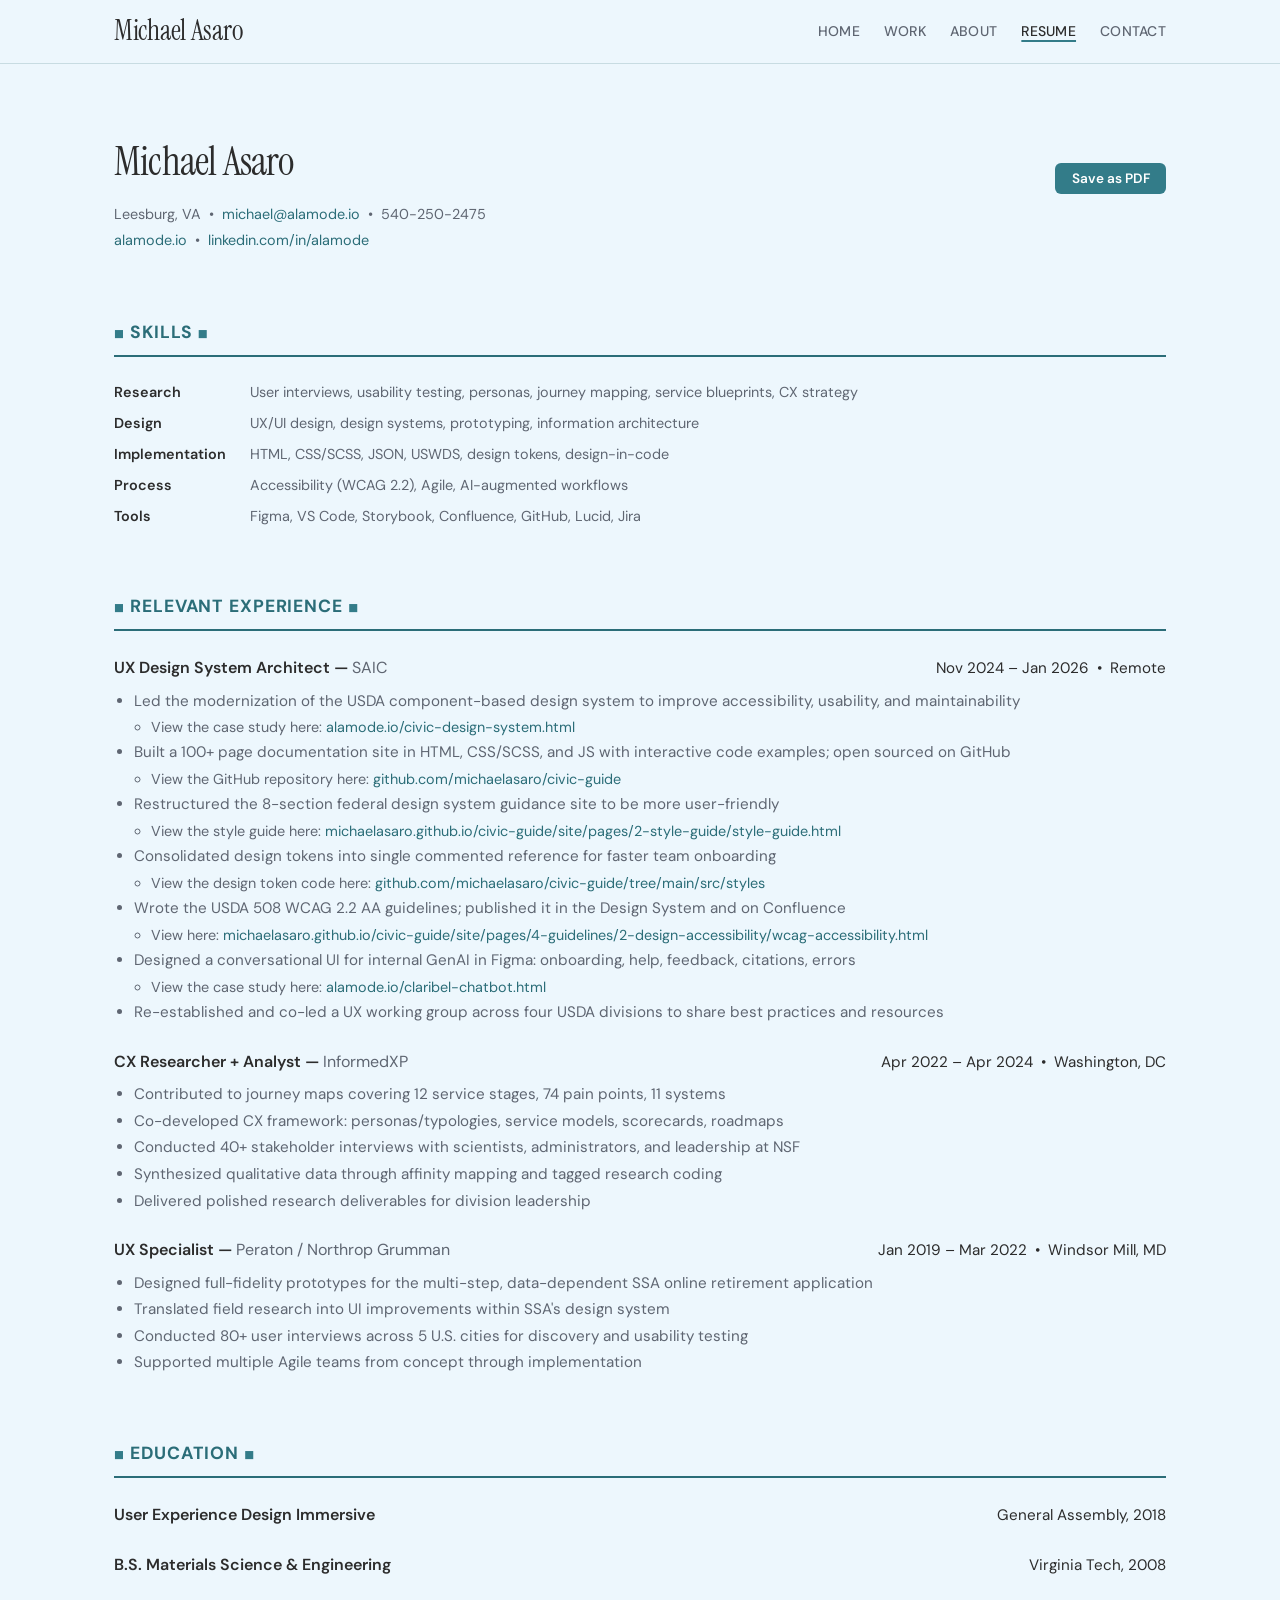
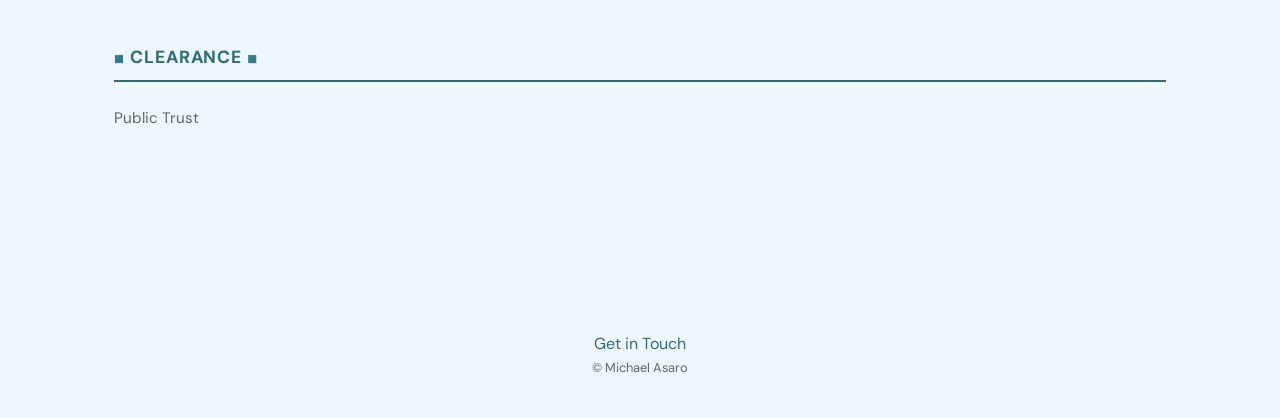
<file: resume.html>
<!DOCTYPE html>
<html lang="en">
<head>
  <meta charset="UTF-8">
  <meta name="viewport" content="width=device-width, initial-scale=1.0">
  <title>Resume — Michael Asaro</title>
  <link rel="icon" href="favicon.svg" type="image/svg+xml">
  <link rel="stylesheet" href="styles.css">
  <link rel="preconnect" href="https://fonts.googleapis.com">
  <link rel="preconnect" href="https://fonts.gstatic.com" crossorigin>
  <link href="https://fonts.googleapis.com/css2?family=DM+Sans:ital,wght@0,400;0,500;0,600;0,700;1,400&family=Instrument+Serif:ital@0;1&display=swap" rel="stylesheet">

<!-- Microsoft Clarity -->
  <script type="text/javascript">
    (function(c,l,a,r,i,t,y){
        c[a]=c[a]||function(){(c[a].q=c[a].q||[]).push(arguments)};
        t=l.createElement(r);t.async=1;t.src="https://www.clarity.ms/tag/"+i;
        y=l.getElementsByTagName(r)[0];y.parentNode.insertBefore(t,y);
    })(window, document, "clarity", "script", "vq26zaa7ze");
  </script>

  <!-- PostHog -->
  <script>
    !function(t,e){var o,n,p,r;e.__SV||(window.posthog&&window.posthog.__loaded)||(window.posthog=e,e._i=[],e.init=function(i,s,a){function g(t,e){var o=e.split(".");2==o.length&&(t=t[o[0]],e=o[1]),t[e]=function(){t.push([e].concat(Array.prototype.slice.call(arguments,0)))}}(p=t.createElement("script")).type="text/javascript",p.crossOrigin="anonymous",p.async=!0,p.src=s.api_host.replace(".i.posthog.com","-assets.i.posthog.com")+"/static/array.js",(r=t.getElementsByTagName("script")[0]).parentNode.insertBefore(p,r);var u=e;for(void 0!==a?u=e[a]=[]:a="posthog",u.people=u.people||[],u.toString=function(t){var e="posthog";return"posthog"!==a&&(e+="."+a),t||(e+=" (stub)"),e},u.people.toString=function(){return u.toString(1)+".people (stub)"},o="init ir nr qi rr ar Ze er capture calculateEventProperties dr register register_once register_for_session unregister unregister_for_session getFeatureFlag getFeatureFlagPayload getFeatureFlagResult isFeatureEnabled reloadFeatureFlags updateFlags updateEarlyAccessFeatureEnrollment getEarlyAccessFeatures on onFeatureFlags onSurveysLoaded onSessionId getSurveys getActiveMatchingSurveys renderSurvey displaySurvey cancelPendingSurvey canRenderSurvey canRenderSurveyAsync identify setPersonProperties group resetGroups setPersonPropertiesForFlags resetPersonPropertiesForFlags setGroupPropertiesForFlags resetGroupPropertiesForFlags reset get_distinct_id getGroups get_session_id get_session_replay_url alias set_config startSessionRecording stopSessionRecording sessionRecordingStarted captureException startExceptionAutocapture stopExceptionAutocapture loadToolbar get_property getSessionProperty cr hr createPersonProfile setInternalOrTestUser pr Xe gr opt_in_capturing opt_out_capturing has_opted_in_capturing has_opted_out_capturing get_explicit_consent_status is_capturing clear_opt_in_out_capturing lr debug At vr getPageViewId captureTraceFeedback captureTraceMetric Je".split(" "),n=0;n<o.length;n++)g(u,o[n]);e._i.push([i,s,a])},e.__SV=1)}(document,window.posthog||[]);
    posthog.init('phc_r5H4GrjQHveSs2ZsA1WZOOLjIdOjCg2QmKeXWUNGjbG', {
        api_host: 'https://us.i.posthog.com',
        defaults: '2026-01-30',
        person_profiles: 'identified_only',
    })
  </script>
</head>
<body>

  <a href="#main-content" class="skip-link">Skip to main content</a>

  <!-- Navigation -->
  <nav class="site-nav" aria-label="Main navigation">
    <div class="nav-inner">
      <a href="/" class="nav-logo">Michael Asaro</a>
      <ul class="nav-links">
        <li><a href="index.html">Home</a></li>
        <li><a href="index.html#work">Work</a></li>
        <li><a href="index.html#about">About</a></li>
        <li><a href="resume.html" class="active" aria-current="page">Resume</a></li>
        <li><a href="contact.html">Contact</a></li>
      </ul>
    </div>
  </nav>

  <!-- Resume -->
  <main id="main-content" class="resume-page">
    <div class="resume-header">
      <div class="resume-name-row">
        <h1 class="resume-name">Michael Asaro</h1>
        <button class="print-btn" onclick="var t=document.title;document.title='Michael_Asaro_Resume';window.print();document.title=t;">Save as PDF</button>
      </div>
      <p class="resume-contact">
        Leesburg, VA &nbsp;&bull;&nbsp;
        <a href="mailto:michael@alamode.io">michael@alamode.io</a> &nbsp;&bull;&nbsp;
        540-250-2475
      </p>
      <p class="resume-contact">
        <a href="https://alamode.io">alamode.io</a> &nbsp;&bull;&nbsp;
        <a href="https://linkedin.com/in/alamode" target="_blank" rel="noopener">linkedin.com/in/alamode<span class="sr-only"> (opens in new tab)</span></a>
      </p>
    </div>

    <!-- Skills -->
    <section class="resume-section">
      <h2 class="resume-section-title">Skills</h2>
      <dl class="resume-skills">
        <div class="skill-row">
          <dt>Research</dt>
          <dd>User interviews, usability testing, personas, journey mapping, service blueprints, CX strategy</dd>
        </div>
        <div class="skill-row">
          <dt>Design</dt>
          <dd>UX/UI design, design systems, prototyping, information architecture</dd>
        </div>
        <div class="skill-row">
          <dt>Implementation</dt>
          <dd>HTML, CSS/SCSS, JSON, USWDS, design tokens, design-in-code</dd>
        </div>
        <div class="skill-row">
          <dt>Process</dt>
          <dd>Accessibility (WCAG 2.2), Agile, AI-augmented workflows</dd>
        </div>
        <div class="skill-row">
          <dt>Tools</dt>
          <dd>Figma, VS Code, Storybook, Confluence, GitHub, Lucid, Jira</dd>
        </div>
      </dl>
    </section>

    <!-- Experience -->
    <section class="resume-section">
      <h2 class="resume-section-title">Relevant Experience</h2>

      <div class="resume-entry">
        <div class="resume-entry-header">
          <h3 class="resume-role">UX Design System Architect — <span class="resume-company">SAIC</span></h3>
          <span class="resume-meta">Nov 2024 – Jan 2026 &nbsp;&bull;&nbsp; Remote</span>
        </div>
        <ul class="resume-list">
          <li>
            Led the modernization of the USDA component-based design system to improve accessibility, usability, and maintainability
            <ul class="resume-sub-list">
              <li>View the case study here: <a href="https://alamode.io/civic-design-system.html" target="_blank" rel="noopener">alamode.io/civic-design-system.html</a></li>
            </ul>
          </li>

          <li>
            Built a 100+ page documentation site in HTML, CSS/SCSS, and JS with interactive code examples; open sourced on GitHub
            <ul class="resume-sub-list">
              <li>View the GitHub repository here: <a href="https://github.com/michaelasaro/civic-guide" target="_blank" rel="noopener">github.com/michaelasaro/civic-guide</a></li>
            </ul>
          </li>

          <li>
            Restructured the 8-section federal design system guidance site to be more user-friendly
            <ul class="resume-sub-list">
              <li>View the style guide here: <a href="https://michaelasaro.github.io/civic-guide/site/pages/2-style-guide/style-guide.html" target="_blank" rel="noopener">michaelasaro.github.io/civic-guide/site/pages/2-style-guide/style-guide.html</a></li>
            </ul>
          </li>

          <li>
            Consolidated design tokens into single commented reference for faster team onboarding
            <ul class="resume-sub-list">
              <li>View the design token code here: <a href="https://github.com/michaelasaro/civic-guide/tree/main/src/styles" target="_blank" rel="noopener">github.com/michaelasaro/civic-guide/tree/main/src/styles</a></li>
            </ul>
          </li>

          <li>
            Wrote the USDA 508 WCAG 2.2 AA guidelines; published it in the Design System and on Confluence
            <ul class="resume-sub-list">
              <li>View here: <a href="https://michaelasaro.github.io/civic-guide/site/pages/4-guidelines/2-design-accessibility/wcag-accessibility.html" target="_blank" rel="noopener">michaelasaro.github.io/civic-guide/site/pages/4-guidelines/2-design-accessibility/wcag-accessibility.html</a></li>
            </ul>
          </li>

          <li>
            Designed a conversational UI for internal GenAI in Figma: onboarding, help, feedback, citations, errors
            <ul class="resume-sub-list">
              <li>View the case study here: <a href="https://alamode.io/claribel-chatbot.html" target="_blank" rel="noopener">alamode.io/claribel-chatbot.html</a></li>
            </ul>
          </li>

          <li>Re-established and co-led a UX working group across four USDA divisions to share best practices and resources</li>
        </ul>
      </div>

      <div class="resume-entry">
        <div class="resume-entry-header">
          <h3 class="resume-role">CX Researcher + Analyst — <span class="resume-company">InformedXP</span></h3>
          <span class="resume-meta">Apr 2022 – Apr 2024 &nbsp;&bull;&nbsp; Washington, DC</span>
        </div>
        <ul class="resume-list">
          <li>Contributed to journey maps covering 12 service stages, 74 pain points, 11 systems</li>
          <li>Co-developed CX framework: personas/typologies, service models, scorecards, roadmaps</li>
          <li>Conducted 40+ stakeholder interviews with scientists, administrators, and leadership at NSF</li>
          <li>Synthesized qualitative data through affinity mapping and tagged research coding</li>
          <li>Delivered polished research deliverables for division leadership</li>
        </ul>
      </div>

      <div class="resume-entry">
        <div class="resume-entry-header">
          <h3 class="resume-role">UX Specialist — <span class="resume-company">Peraton / Northrop Grumman</span></h3>
          <span class="resume-meta">Jan 2019 – Mar 2022 &nbsp;&bull;&nbsp; Windsor Mill, MD</span>
        </div>
        <ul class="resume-list">
          <li>Designed full-fidelity prototypes for the multi-step, data-dependent SSA online retirement application</li>
          <li>Translated field research into UI improvements within SSA's design system</li>
          <li>Conducted 80+ user interviews across 5 U.S. cities for discovery and usability testing</li>
          <li>Supported multiple Agile teams from concept through implementation</li>
        </ul>
      </div>
    </section>

    <!-- Education -->
    <section class="resume-section">
      <h2 class="resume-section-title">Education</h2>
      <div class="resume-entry">
        <div class="resume-entry-header">
          <h3 class="resume-role">User Experience Design Immersive</h3>
          <span class="resume-meta">General Assembly, 2018</span>
        </div>
      </div>
      <div class="resume-entry">
        <div class="resume-entry-header">
          <h3 class="resume-role">B.S. Materials Science &amp; Engineering</h3>
          <span class="resume-meta">Virginia Tech, 2008</span>
        </div>
      </div>
    </section>

    <!-- Clearance -->
    <section class="resume-section">
      <h2 class="resume-section-title">Clearance</h2>
      <p class="resume-clearance">Public Trust</p>
    </section>
  </main>

  <!-- Footer -->
  <footer class="site-footer no-print">
    <a href="contact.html">Get in Touch</a>
    <p>&copy; Michael Asaro</p>
  </footer>

</body>
</html>
</file>
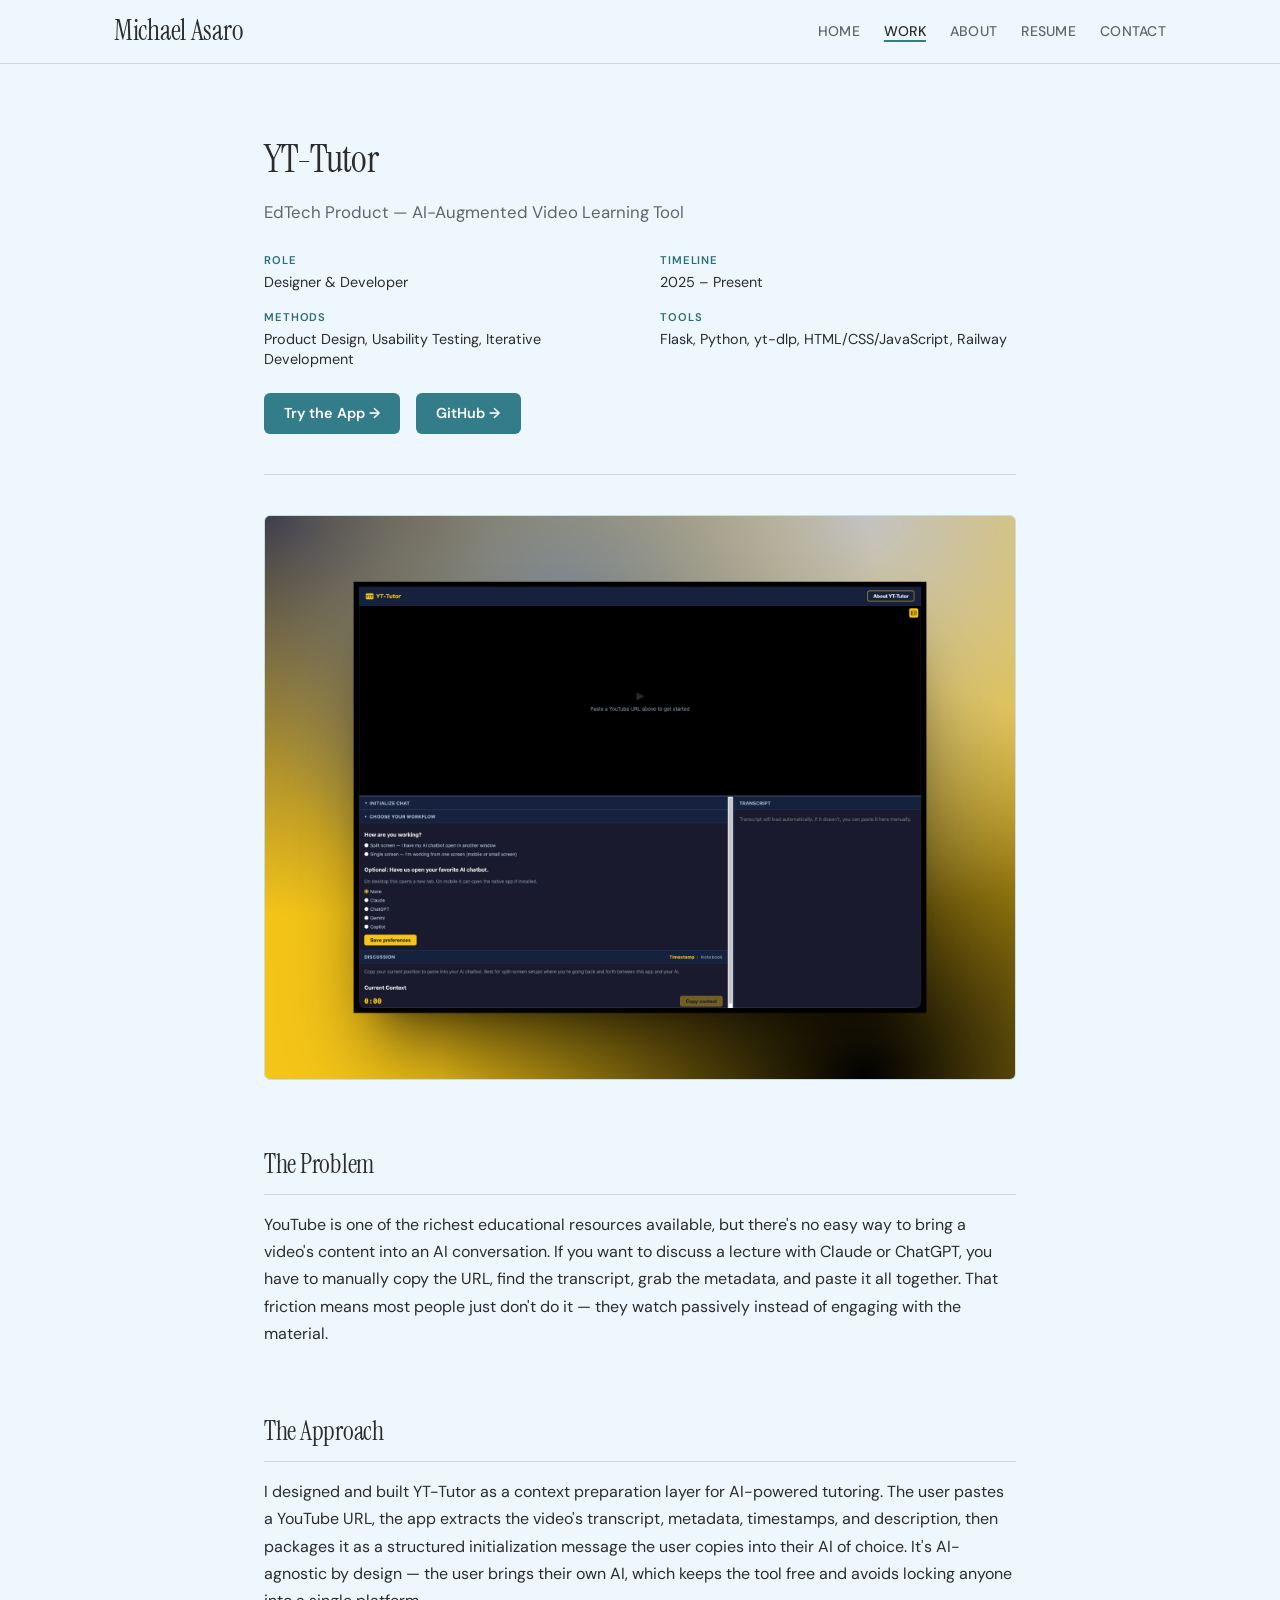
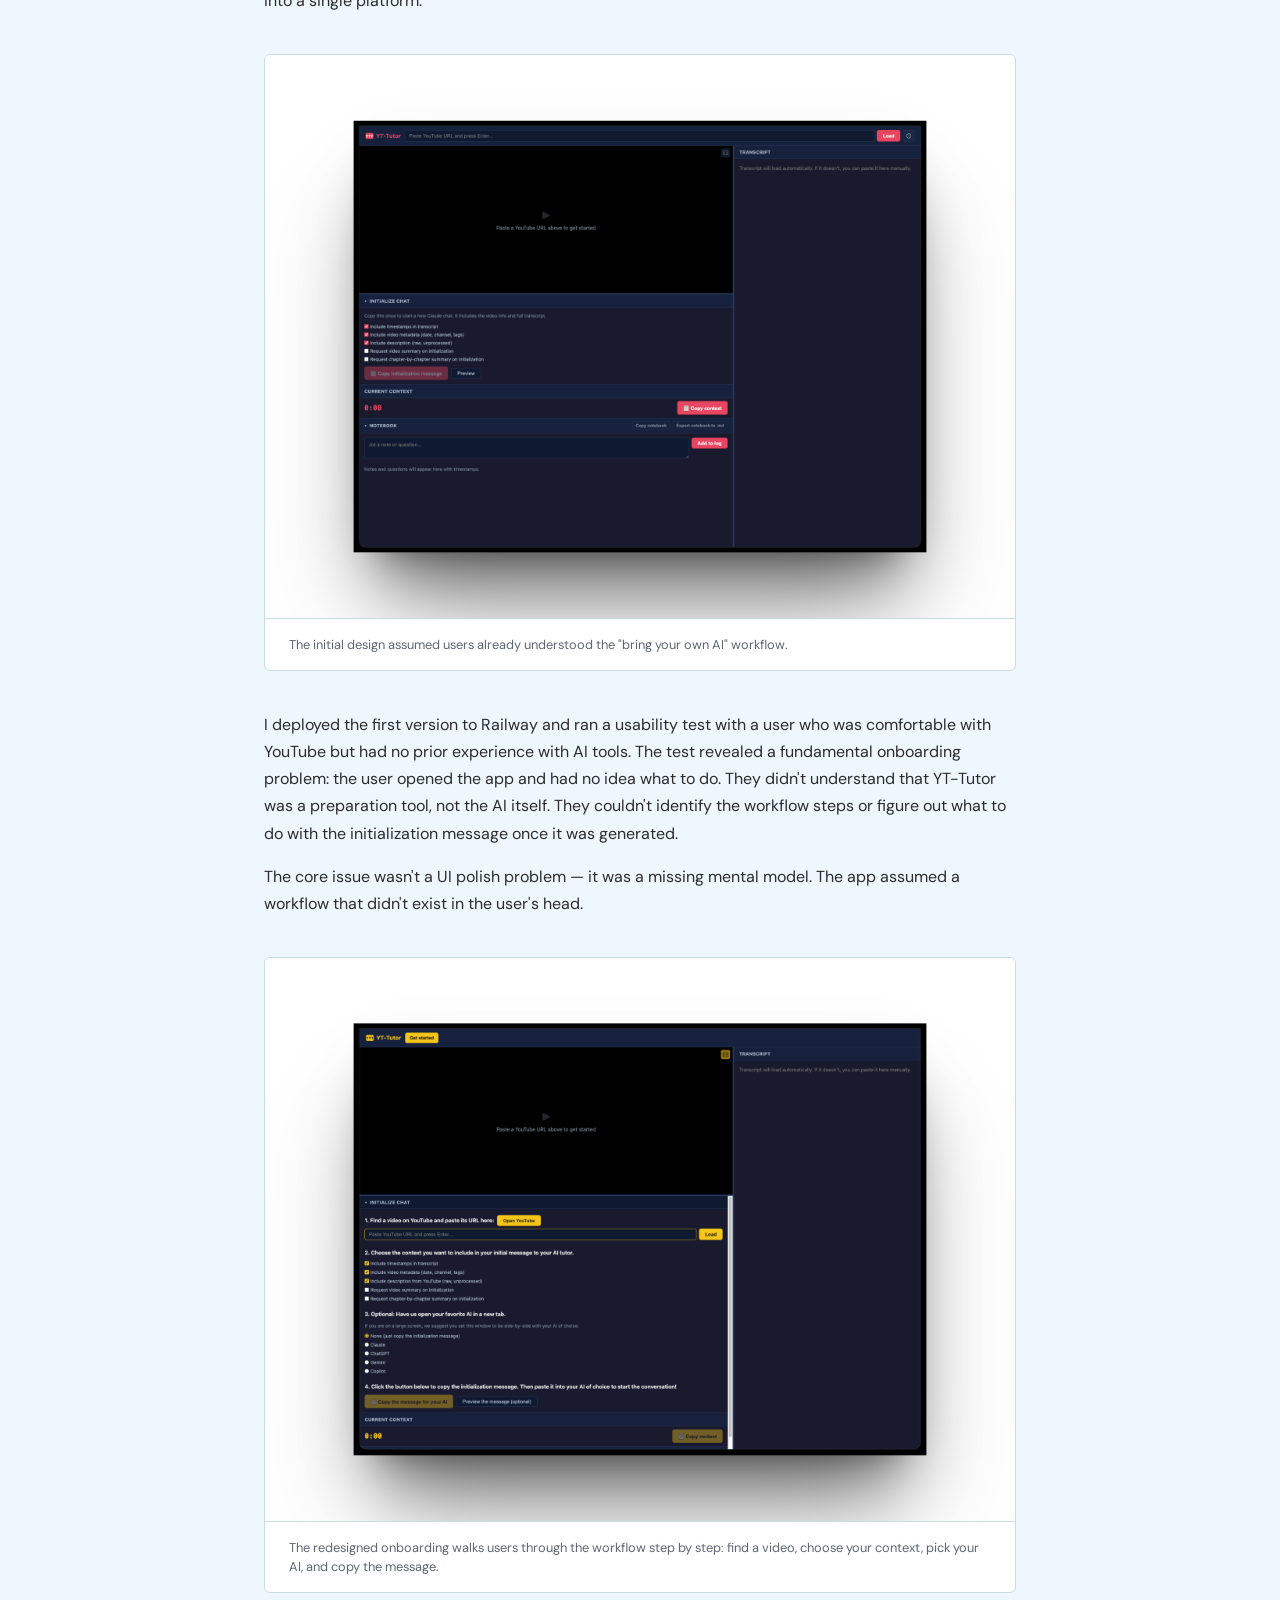
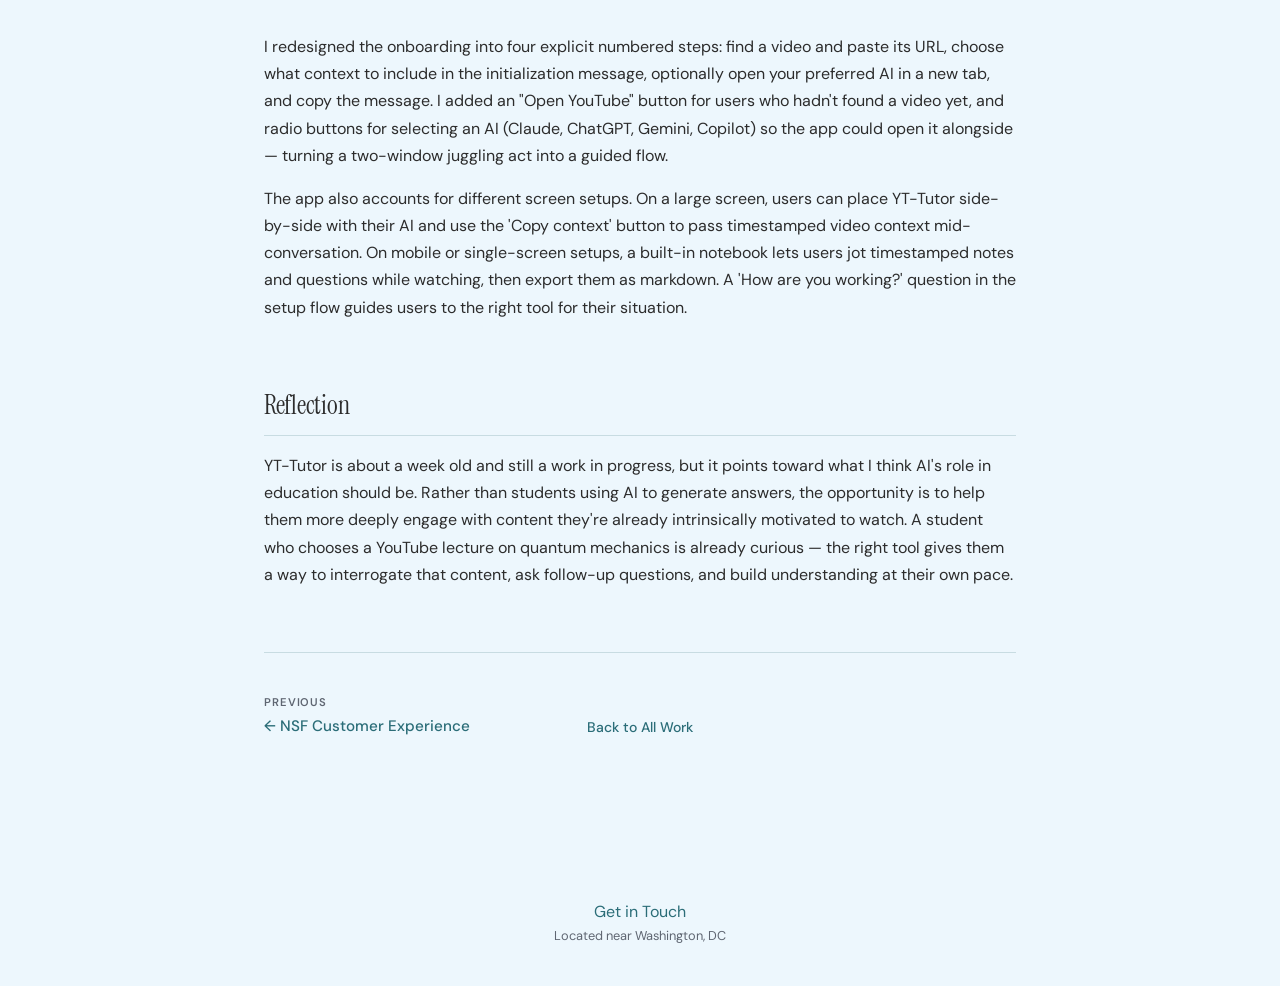
<file: yt-tutor.html>
<!DOCTYPE html>
<html lang="en">

<head>
  <meta charset="UTF-8">
  <meta name="viewport" content="width=device-width, initial-scale=1.0">
  <title>YT-Tutor — Michael Asaro</title>
  <link rel="icon" href="favicon.svg" type="image/svg+xml">
  <link rel="stylesheet" href="styles.css">
  <link rel="stylesheet" href="case-study.css">
  <link rel="preconnect" href="https://fonts.googleapis.com">
  <link rel="preconnect" href="https://fonts.gstatic.com" crossorigin>
  <link
    href="https://fonts.googleapis.com/css2?family=DM+Sans:ital,wght@0,400;0,500;0,600;0,700;1,400&family=Instrument+Serif:ital@0;1&display=swap"
    rel="stylesheet">
</head>

<body>

  <a href="#main-content" class="skip-link">Skip to main content</a>

  <!-- Navigation -->
  <nav class="site-nav" aria-label="Main navigation">
    <div class="nav-inner">
      <a href="index.html" class="nav-logo">Michael Asaro</a>
      <ul class="nav-links">
        <li><a href="index.html">Home</a></li>
        <li><a href="index.html#work" class="active" aria-current="page">Work</a></li>
        <li><a href="index.html#about">About</a></li>
        <li><a href="resume.html">Resume</a></li>
        <li><a href="contact.html">Contact</a></li>
      </ul>
    </div>
  </nav>

  <main id="main-content" class="case-study">

    <!-- Summary Bar -->
    <header class="cs-header">
      <h1 class="cs-title">YT-Tutor</h1>
      <p class="cs-subtitle">EdTech Product — AI-Augmented Video Learning Tool</p>
      <div class="cs-meta">
        <div class="cs-meta-item">
          <span class="cs-meta-label">Role</span>
          <span class="cs-meta-value">Designer &amp; Developer</span>
        </div>
        <div class="cs-meta-item">
          <span class="cs-meta-label">Timeline</span>
          <span class="cs-meta-value">2025 – Present</span>
        </div>
        <div class="cs-meta-item">
          <span class="cs-meta-label">Methods</span>
          <span class="cs-meta-value">Product Design, Usability Testing, Iterative Development</span>
        </div>
        <div class="cs-meta-item">
          <span class="cs-meta-label">Tools</span>
          <span class="cs-meta-value">Flask, Python, yt-dlp, HTML/CSS/JavaScript, Railway</span>
        </div>
      </div>
      <div class="cs-header-links">
        <a href="https://yt-tutor.up.railway.app/" class="cs-live-link" target="_blank" rel="noopener">Try the App →<span class="sr-only"> (opens in new tab)</span></a>
        <a href="https://github.com/michaelasaro/YT-Tutor" class="cs-live-link" target="_blank" rel="noopener">GitHub
          →<span class="sr-only"> (opens in new tab)</span></a>
      </div>
    </header>

    <!-- Hero Image -->
    <div class="cs-hero-image">
      <img src="yt-tutor/thumbnail.png" alt="Screenshot of the YT-Tutor educational application">
    </div>

    <!-- The Problem -->
    <section class="cs-section">
      <h2 class="cs-section-heading">The Problem</h2>
      <div class="cs-body">
        <p>YouTube is one of the richest educational resources available, but there's no easy way to bring a video's
          content into an AI conversation. If you want to discuss a lecture with Claude or ChatGPT, you have to manually
          copy the URL, find the transcript, grab the metadata, and paste it all together. That friction means most
          people just don't do it — they watch passively instead of engaging with the material.</p>
      </div>
    </section>

    <!-- The Approach -->
    <section class="cs-section">
      <h2 class="cs-section-heading">The Approach</h2>
      <div class="cs-body">
        <p>I designed and built YT-Tutor as a context preparation layer for AI-powered tutoring. The user pastes a
          YouTube URL, the app extracts the video's transcript, metadata, timestamps, and description, then packages it
          as a structured initialization message the user copies into their AI of choice. It's AI-agnostic by design —
          the user brings their own AI, which keeps the tool free and avoids locking anyone into a single platform.</p>
      </div>

      <figure class="cs-figure">
        <img src="yt-tutor/version-1.png"
          alt="Screenshot of the initial red version showing URL bar, checkboxes, and copy button">
        <figcaption>The initial design assumed users already understood the "bring your own AI" workflow.</figcaption>
      </figure>

      <div class="cs-body">
        <p>I deployed the first version to Railway and ran a usability test with a user who was comfortable with YouTube
          but had no prior experience with AI tools. The test revealed a fundamental onboarding problem: the user opened
          the app and had no idea what to do. They didn't understand that YT-Tutor was a preparation tool, not the AI
          itself. They couldn't identify the workflow steps or figure out what to do with the initialization message
          once it was generated.</p>
        <p>The core issue wasn't a UI polish problem — it was a missing mental model. The app assumed a workflow that
          didn't exist in the user's head.</p>
      </div>

      <figure class="cs-figure">
        <img src="yt-tutor/version-2.png"
          alt="Screenshot of the redesigned yellow version with numbered steps, Open YouTube button, and AI selector">
        <figcaption>The redesigned onboarding walks users through the workflow step by step: find a video, choose your
          context, pick your AI, and copy the message.</figcaption>
      </figure>

      <div class="cs-body">
        <p>I redesigned the onboarding into four explicit numbered steps: find a video and paste its URL, choose what
          context to include in the initialization message, optionally open your preferred AI in a new tab, and copy the
          message. I added an "Open YouTube" button for users who hadn't found a video yet, and radio buttons for
          selecting an AI (Claude, ChatGPT, Gemini, Copilot) so the app could open it alongside — turning a two-window
          juggling act into a guided flow.</p>
        <p>The app also accounts for different screen setups. On a large screen, users can place YT-Tutor side-by-side with
          their AI and use the 'Copy context' button to pass timestamped video context mid-conversation. On mobile or
          single-screen setups, a built-in notebook lets users jot timestamped notes and questions while watching, then export
          them as markdown. A 'How are you working?' question in the setup flow guides users to the right tool for their
          situation.</p>
      </div>
    </section>

    <!-- Reflection -->
    <section class="cs-section">
      <h2 class="cs-section-heading">Reflection</h2>
      <div class="cs-body">
        <p>YT-Tutor is about a week old and still a work in progress, but it points toward what I think AI's role in education
          should be. Rather than students using AI to generate answers, the opportunity is to help them more deeply engage with
          content they're already intrinsically motivated to watch. A student who chooses a YouTube lecture on quantum mechanics
          is already curious — the right tool gives them a way to interrogate that content, ask follow-up questions, and build
          understanding at their own pace.</p>
      </div>
    </section>

    <!-- Prev / Next -->
    <nav class="cs-pagination" aria-label="Case study pagination">
      <a href="nsf-cx-research.html" class="cs-pagination-link">
        <span class="cs-pagination-label">Previous</span>
        <span class="cs-pagination-title">← NSF Customer Experience</span>
      </a>
      <a href="index.html#work" class="cs-back-link">Back to All Work</a>
      <div class="cs-pagination-link" aria-hidden="true"></div>
    </nav>

  </main>

  <!-- Site Footer -->
  <footer class="site-footer">
    <a href="contact.html">Get in Touch</a>
    <p>Located near Washington, DC</p>
  </footer>

</body>

</html>
</file>
<file: styles.css>
/* ============================================
   CUSTOM PROPERTIES
   ============================================ */
:root {
  /* Colors — derived from old Squarespace palette */
  --color-bg: #edf7fd;
  --color-surface: #ffffff;
  --color-accent: #337c89;
  --color-accent-hover: #2b6d78;
  --color-text: #2c2c2c;
  --color-text-muted: #5f6672;
  --color-border: #c8dce2;
  --color-tag-bg: #e3eff2;
  --color-hero-overlay: rgba(20, 30, 35, 0.55);

  /* Typography */
  --font-display: 'Instrument Serif', Georgia, serif;
  --font-body: 'DM Sans', system-ui, sans-serif;

  /* Spacing */
  --space-xs: 0.5rem;
  --space-sm: 1rem;
  --space-md: 1.5rem;
  --space-lg: 2.5rem;
  --space-xl: 4rem;
  --space-2xl: 6rem;

  /* Layout */
  --max-width: 1100px;
  --nav-height: 64px;
  --border-radius: 6px;
}


/* ============================================
   RESET & BASE
   ============================================ */
*, *::before, *::after {
  box-sizing: border-box;
  margin: 0;
  padding: 0;
}

html {
  scroll-behavior: smooth;
  scroll-padding-top: var(--nav-height);
}

body {
  font-family: var(--font-body);
  font-size: 1rem;
  line-height: 1.65;
  color: var(--color-text);
  background-color: var(--color-bg);
  -webkit-font-smoothing: antialiased;
}

img {
  max-width: 100%;
  height: auto;
  display: block;
}

a {
  color: var(--color-accent-hover);
  text-decoration: none;
  transition: color 0.2s ease;
}

a:hover {
  color: var(--color-text);
}


/* ============================================
   ACCESSIBILITY
   ============================================ */
.skip-link {
  position: absolute;
  top: -100%;
  left: 0;
  padding: 0.75rem 1.25rem;
  background: var(--color-text);
  color: var(--color-surface);
  font-size: 0.875rem;
  font-weight: 600;
  z-index: 200;
  transition: top 0.2s ease;
}

.skip-link:focus {
  top: 0;
  color: var(--color-surface);
}

a:focus-visible,
button:focus-visible {
  outline: 2px solid var(--color-text);
  outline-offset: 2px;
}

.sr-only {
  position: absolute;
  width: 1px;
  height: 1px;
  padding: 0;
  margin: -1px;
  overflow: hidden;
  clip: rect(0, 0, 0, 0);
  white-space: nowrap;
  border: 0;
}

@media (prefers-reduced-motion: reduce) {
  *,
  *::before,
  *::after {
    animation-duration: 0.01ms !important;
    animation-iteration-count: 1 !important;
    transition-duration: 0.01ms !important;
    scroll-behavior: auto !important;
  }
}


/* ============================================
   NAVIGATION
   ============================================ */
.site-nav {
  position: fixed;
  top: 0;
  left: 0;
  right: 0;
  z-index: 100;
  height: var(--nav-height);
  background: rgba(237, 247, 253, 0.92);
  backdrop-filter: blur(12px);
  -webkit-backdrop-filter: blur(12px);
  border-bottom: 1px solid var(--color-border);
}

.nav-inner {
  max-width: var(--max-width);
  margin: 0 auto;
  padding: 0 var(--space-md);
  height: 100%;
  display: flex;
  align-items: center;
  justify-content: space-between;
}

.nav-logo {
  font-family: var(--font-display);
  font-size: 1.75rem;
  color: var(--color-text);
  letter-spacing: -0.01em;
}

.nav-logo:hover {
  color: var(--color-accent-hover);
}

.nav-links {
  display: flex;
  gap: var(--space-md);
  list-style: none;
}

.nav-links a {
  font-size: 0.875rem;
  font-weight: 500;
  color: var(--color-text-muted);
  letter-spacing: 0.02em;
  text-transform: uppercase;
}

.nav-links a:hover,
.nav-links a.active {
  color: var(--color-text);
}

.nav-links a.active {
  text-decoration: underline;
  text-underline-offset: 4px;
  text-decoration-thickness: 2px;
  text-decoration-color: var(--color-accent);
}


/* ============================================
   HERO
   ============================================ */
.hero {
  position: relative;
  max-width: var(--max-width);
  margin: var(--nav-height) auto 0;
  padding-top: var(--space-xl);
  height: 520px;
  background-image: url('images/greg-rakozy-oMpAz-DN-9I-unsplash.jpg');
  background-size: cover;
  background-position: center bottom;
  display: flex;
  align-items: flex-end;
  justify-content: center;
}

.hero-overlay {
  position: absolute;
  inset: 0;
  background: var(--color-hero-overlay);
}

.hero-content {
  position: relative;
  z-index: 1;
  max-width: var(--max-width);
  padding: var(--space-xl) var(--space-md);
  text-align: center;
}

.hero-title {
  font-family: var(--font-display);
  font-size: 2.5rem;
  font-weight: 400;
  color: #ffffff;
  margin-bottom: var(--space-sm);
  letter-spacing: -0.02em;
}

.hero-subtitle {
  font-size: 1.05rem;
  color: rgba(255, 255, 255, 0.85);
  max-width: 680px;
  margin: 0 auto;
  line-height: 1.6;
}


/* ============================================
   SECTIONS
   ============================================ */
.section-heading {
  font-family: var(--font-display);
  font-size: 2rem;
  font-weight: 400;
  color: var(--color-text);
  margin-bottom: var(--space-lg);
  letter-spacing: -0.02em;
}

.work-section {
  max-width: var(--max-width);
  margin: 0 auto;
  padding: var(--space-2xl) var(--space-md);
}


/* ============================================
   PROJECT CARDS
   ============================================ */
.card-grid {
  display: grid;
  grid-template-columns: repeat(2, 1fr);
  gap: var(--space-lg);
}

.project-card {
  position: relative;
  background: var(--color-surface);
  border-radius: var(--border-radius);
  overflow: hidden;
  border: 1px solid var(--color-border);
  transition: transform 0.25s ease, box-shadow 0.25s ease;
  cursor: pointer;
}

.project-card:hover {
  transform: translateY(-3px);
  box-shadow: 0 8px 24px rgba(0, 0, 0, 0.08);
}

.card-image {
  aspect-ratio: 4 / 3;
  overflow: hidden;
  background: #d8e6eb;
  border-bottom: 1px solid var(--color-border);
}

.card-image img {
  width: 100%;
  height: 100%;
  object-fit: cover;
  object-position: center top;
}

.card-content {
  padding: var(--space-md);
}

.card-tag {
  display: inline-block;
  font-size: 0.7rem;
  font-weight: 600;
  text-transform: uppercase;
  letter-spacing: 0.08em;
  color: var(--color-accent-hover);
  background: var(--color-tag-bg);
  padding: 0.2em 0.65em;
  border-radius: 3px;
  margin-bottom: var(--space-xs);
}

.card-title {
  font-family: var(--font-display);
  font-size: 1.4rem;
  font-weight: 400;
  color: var(--color-text);
  margin-bottom: var(--space-xs);
  letter-spacing: -0.01em;
}

.card-description {
  font-size: 0.9rem;
  color: var(--color-text-muted);
  margin-bottom: var(--space-sm);
  line-height: 1.6;
}

.card-link {
  position: relative;
  z-index: 1;
  font-size: 0.875rem;
  font-weight: 600;
  color: var(--color-accent-hover);
}

.card-link:hover {
  color: var(--color-text);
}

.card-links {
  display: flex;
  gap: var(--space-md);
}


/* ============================================
   ABOUT
   ============================================ */
.about-section {
  background: var(--color-surface);
  border-top: 1px solid var(--color-border);
  border-bottom: 1px solid var(--color-border);
}

.about-inner {
  max-width: var(--max-width);
  margin: 0 auto;
  padding: var(--space-2xl) var(--space-md);
}

.about-content {
  max-width: 680px;
}

.about-content p {
  font-size: 1rem;
  color: var(--color-text-muted);
  margin-bottom: var(--space-sm);
}

.about-content p:last-child {
  margin-bottom: var(--space-lg);
}

.about-links {
  display: flex;
  gap: var(--space-md);
}

.about-links a {
  font-size: 0.875rem;
  font-weight: 600;
  color: var(--color-accent-hover);
}

.about-links a:hover {
  color: var(--color-text);
}


/* ============================================
   RESUME PAGE
   ============================================ */
.resume-page {
  max-width: var(--max-width);
  margin: 0 auto;
  padding: calc(var(--nav-height) + var(--space-xl)) var(--space-md) var(--space-2xl);
}

.resume-header {
  margin-bottom: var(--space-xl);
}

.resume-name-row {
  display: flex;
  justify-content: space-between;
  align-items: flex-end;
  margin-bottom: var(--space-xs);
}

.resume-name {
  font-family: var(--font-display);
  font-size: 2.5rem;
  font-weight: 400;
  letter-spacing: -0.02em;
}

.resume-contact {
  font-size: 0.9rem;
  color: var(--color-text-muted);
  line-height: 1.8;
}

.resume-contact a {
  color: var(--color-accent-hover);
}

.print-btn {
  padding: 0.5em 1.2em;
  font-family: var(--font-body);
  font-size: 0.85rem;
  font-weight: 600;
  color: var(--color-surface);
  background: var(--color-accent);
  border: none;
  border-radius: var(--border-radius);
  cursor: pointer;
  transition: background 0.2s ease;
}

.print-btn:hover {
  background: var(--color-accent-hover);
}

.resume-section {
  margin-bottom: var(--space-xl);
}

.resume-section-title {
  font-family: var(--font-body);
  font-size: 1.1rem;
  font-weight: 700;
  text-transform: uppercase;
  letter-spacing: 0.05em;
  color: var(--color-accent-hover);
  padding-bottom: var(--space-xs);
  border-bottom: 2px solid var(--color-accent-hover);
  margin-bottom: var(--space-md);
}

.resume-section-title::before,
.resume-section-title::after {
  content: "\25A0";
  font-size: 0.6em;
  vertical-align: middle;
  color: var(--color-accent);
}

.resume-section-title::before {
  margin-right: 0.5em;
}

.resume-section-title::after {
  margin-left: 0.5em;
}

.resume-skills {
  display: grid;
  gap: var(--space-xs);
}

.skill-row {
  display: flex;
  gap: var(--space-sm);
  font-size: 0.9rem;
  line-height: 1.6;
}

.skill-row dt {
  font-weight: 600;
  min-width: 120px;
  color: var(--color-text);
}

.skill-row dd {
  color: var(--color-text-muted);
}

.resume-entry {
  margin-bottom: var(--space-md);
}

.resume-entry:last-child {
  margin-bottom: 0;
}

.resume-entry-header {
  display: flex;
  justify-content: space-between;
  align-items: baseline;
  flex-wrap: wrap;
  gap: var(--space-xs);
  margin-bottom: var(--space-xs);
}

.resume-role {
  font-family: var(--font-body);
  font-size: 1rem;
  font-weight: 600;
}

.resume-company {
  font-weight: 400;
  color: var(--color-text-muted);
}

.resume-meta {
    font-size: 0.95rem;
  white-space: nowrap;
}

.resume-list {
  list-style: disc;
  padding-left: 1.25em;
  margin: 0;
}

.resume-list li {
  font-size: 0.95rem;
  color: var(--color-text-muted);
  line-height: 1.55;
  margin-bottom: 0.2em;
}

.resume-sub-list {
  list-style: circle;
  padding-left: 1.1em;
  margin: 0.2em 0 0;
}

.resume-sub-list li {
  font-size: 0.9rem;
  margin-bottom: 0.12em;
}

.resume-clearance {
  font-size: 0.95rem;
  color: var(--color-text-muted);
}


/* ============================================
   PRINT STYLES
   ============================================ */
@media print {
  *,
  *::before,
  *::after {
    background: transparent !important;
    color: #000 !important;
    box-shadow: none !important;
  }

  html,
  body {
    font-size: 10.5pt;
  }

  body {
    font-size: 10.5pt;
    line-height: 1.4;
    -webkit-text-size-adjust: none;
    text-size-adjust: none;
  }

  .site-nav,
  .skip-link,
  .print-btn,
  .no-print {
    display: none !important;
  }

  .resume-page {
    padding: 0.5in 0.6in;
    max-width: 100%;
  }

  .resume-header {
    margin-bottom: 14pt;
  }

  .resume-name {
    font-size: 19pt;
    margin-bottom: 3pt;
  }

  .resume-contact {
    font-size: 9.5pt;
    line-height: 1.5;
  }

  .resume-section {
    margin-bottom: 8pt;
  }

  .resume-section-title {
    font-size: 12.2pt;
    margin-bottom: 5pt;
    padding-bottom: 2pt;
    color: var(--color-accent-hover) !important;
    border-bottom-color: var(--color-accent-hover) !important;
  }

  .resume-section-title::before,
  .resume-section-title::after {
    color: var(--color-accent) !important;
  }

  .skill-row {
    font-size: 9.5pt;
    line-height: 1.4;
  }

  .skill-row dt {
    min-width: 105px;
  }

  .resume-skills {
    gap: 2pt;
  }

  .resume-entry {
    margin-bottom: 9pt;
    page-break-inside: avoid;
  }

  .resume-entry-header {
    margin-bottom: 2pt;
    page-break-inside: avoid;
  }

  .resume-role {
    font-size: 10pt;
  }

  .resume-meta {
    font-size: 8.5pt;
  }

  .resume-list {
    padding-left: 1.1em;
  }

  .resume-list li {
    font-size: 9pt;
    line-height: 1.35;
    margin-bottom: 1pt;
  }

  .resume-sub-list {
    padding-left: 0.95em;
  }

  @page {
    size: letter;
    margin: 0.4in;
  }

  .resume-sub-list li {
    font-size: 8.5pt;
    margin-bottom: 0.75pt;
  }

  .resume-clearance {
    font-size: 9.5pt;
  }

  a {
    text-decoration: none !important;
  }

  @page {
    margin: 0;
  }
}


/* ============================================
   FOOTER
   ============================================ */
.site-footer {
  max-width: var(--max-width);
  margin: 0 auto;
  padding: var(--space-lg) var(--space-md);
  text-align: center;
}

.site-footer p {
  font-size: 0.8rem;
  color: var(--color-text-muted);
}


/* ============================================
   RESPONSIVE
   ============================================ */
@media screen and (max-width: 768px) {
  .site-nav {
    height: auto;
  }

  .nav-inner {
    flex-wrap: wrap;
    justify-content: center;
    gap: 0;
    padding: 0.4rem var(--space-md);
  }

  .nav-logo {
    font-size: 1.4rem;
    width: 100%;
    text-align: center;
    white-space: nowrap;
  }

  .nav-links {
    gap: var(--space-sm);
    padding-bottom: 0.35rem;
  }

  .nav-links a {
    font-size: 0.75rem;
    padding: 0.5rem 0.15rem;
  }

  html {
    scroll-padding-top: 88px;
  }

  .hero {
    height: 340px;
    margin-top: 88px;
  }

  .hero-title {
    font-size: 1.8rem;
  }

  .hero-subtitle {
    font-size: 0.95rem;
  }

  .hero-content {
    padding: var(--space-lg) var(--space-sm);
  }

  .card-grid {
    grid-template-columns: 1fr;
  }

  .section-heading {
    font-size: 1.6rem;
  }

  .about-links {
    flex-direction: column;
    gap: var(--space-sm);
  }

  .about-links a {
    padding: 0.5rem 0;
  }

  .resume-page {
    padding-top: calc(88px + var(--space-xl));
  }
}
</file>
<file: case-study.css>
/* ============================================
   CASE STUDY LAYOUT
   ============================================ */
.case-study {
  max-width: 800px;
  margin: 0 auto;
  padding: var(--space-md);
  padding-top: calc(var(--nav-height) + var(--space-xl));
}


/* ============================================
   SUMMARY BAR / HEADER
   ============================================ */
.cs-header {
  margin-bottom: var(--space-lg);
  padding-bottom: var(--space-lg);
  border-bottom: 1px solid var(--color-border);
}

.cs-title {
  font-family: var(--font-display);
  font-size: 2.4rem;
  font-weight: 400;
  color: var(--color-text);
  letter-spacing: -0.02em;
  margin-bottom: var(--space-xs);
}

.cs-subtitle {
  font-size: 1.05rem;
  color: var(--color-text-muted);
  margin-bottom: var(--space-md);
}

.cs-meta {
  display: grid;
  grid-template-columns: repeat(2, 1fr);
  gap: var(--space-sm) var(--space-lg);
  margin-bottom: var(--space-md);
}

.cs-meta-item {
  display: flex;
  flex-direction: column;
  gap: 0.15rem;
}

.cs-meta-label {
  font-size: 0.7rem;
  font-weight: 600;
  text-transform: uppercase;
  letter-spacing: 0.08em;
  color: var(--color-accent-hover);
}

.cs-meta-value {
  font-size: 0.9rem;
  color: var(--color-text);
  line-height: 1.4;
}

.cs-header-links {
  display: flex;
  gap: var(--space-sm);
  flex-wrap: wrap;
}

.cs-live-link {
  display: inline-block;
  font-size: 0.9rem;
  font-weight: 600;
  color: var(--color-surface);
  background: var(--color-accent);
  padding: 0.6em 1.4em;
  border-radius: var(--border-radius);
  transition: background 0.2s ease;
}

.cs-live-link:hover {
  background: var(--color-accent-hover);
  color: var(--color-surface);
}


/* ============================================
   HERO IMAGE
   ============================================ */
.cs-hero-image {
  margin-bottom: var(--space-xl);
  border-radius: var(--border-radius);
  overflow: hidden;
  border: 1px solid var(--color-border);
}

.cs-hero-image img {
  width: 100%;
  height: auto;
  display: block;
}


/* ============================================
   SECTIONS
   ============================================ */
.cs-section {
  margin-bottom: var(--space-xl);
}

.cs-section-heading {
  font-family: var(--font-display);
  font-size: 1.6rem;
  font-weight: 400;
  color: var(--color-text);
  letter-spacing: -0.01em;
  margin-bottom: var(--space-sm);
  padding-bottom: var(--space-xs);
  border-bottom: 1px solid var(--color-border);
}

.cs-body {
  margin-bottom: var(--space-md);
}

.cs-body p {
  font-size: 1rem;
  color: var(--color-text);
  line-height: 1.7;
  margin-bottom: var(--space-sm);
}

.cs-body p:last-child {
  margin-bottom: 0;
}

.cs-body ul {
  list-style: disc;
  padding-left: 1.5em;
  margin-bottom: var(--space-sm);
}

.cs-body li {
  font-size: 1rem;
  color: var(--color-text);
  line-height: 1.7;
  margin-bottom: 0.35em;
}


/* ============================================
   FIGURES & ARTIFACTS
   ============================================ */
.cs-figure {
  margin: var(--space-lg) 0;
  border-radius: var(--border-radius);
  overflow: hidden;
  border: 1px solid var(--color-border);
  background: var(--color-surface);
}

.cs-figure img {
  width: 100%;
  height: auto;
  display: block;
}

.cs-figure figcaption {
  padding: var(--space-sm) var(--space-md);
  font-size: 0.8rem;
  color: var(--color-text-muted);
  line-height: 1.5;
  border-top: 1px solid var(--color-border);
}

.cs-artifact-grid {
  display: grid;
  grid-template-columns: repeat(2, 1fr);
  gap: var(--space-md);
}

.cs-artifact-grid .cs-figure {
  margin: 0;
}


/* ============================================
   PREV / NEXT NAVIGATION
   ============================================ */
.cs-pagination {
  display: flex;
  justify-content: space-between;
  align-items: flex-end;
  padding-top: var(--space-lg);
  border-top: 1px solid var(--color-border);
  margin-bottom: var(--space-2xl);
}

.cs-pagination-link {
  display: flex;
  flex-direction: column;
  gap: 0.15rem;
  flex: 1;
}

.cs-pagination-link--next {
  text-align: right;
}

.cs-back-link {
  font-size: 0.875rem;
  font-weight: 500;
  color: var(--color-accent-hover);
  text-align: center;
}

.cs-back-link:hover {
  color: var(--color-text);
}

.cs-pagination-label {
  font-size: 0.7rem;
  font-weight: 600;
  text-transform: uppercase;
  letter-spacing: 0.08em;
  color: var(--color-text-muted);
}

.cs-pagination-title {
  font-size: 0.95rem;
  font-weight: 500;
  color: var(--color-accent-hover);
}

.cs-pagination-link:hover .cs-pagination-title {
  color: var(--color-text);
}


/* ============================================
   RESPONSIVE
   ============================================ */
@media screen and (max-width: 768px) {
  .cs-title {
    font-size: 1.8rem;
  }

  .cs-meta {
    grid-template-columns: 1fr;
  }

  .cs-artifact-grid {
    grid-template-columns: 1fr;
  }

  .case-study {
    padding-top: calc(88px + var(--space-xl));
  }
}
</file>
